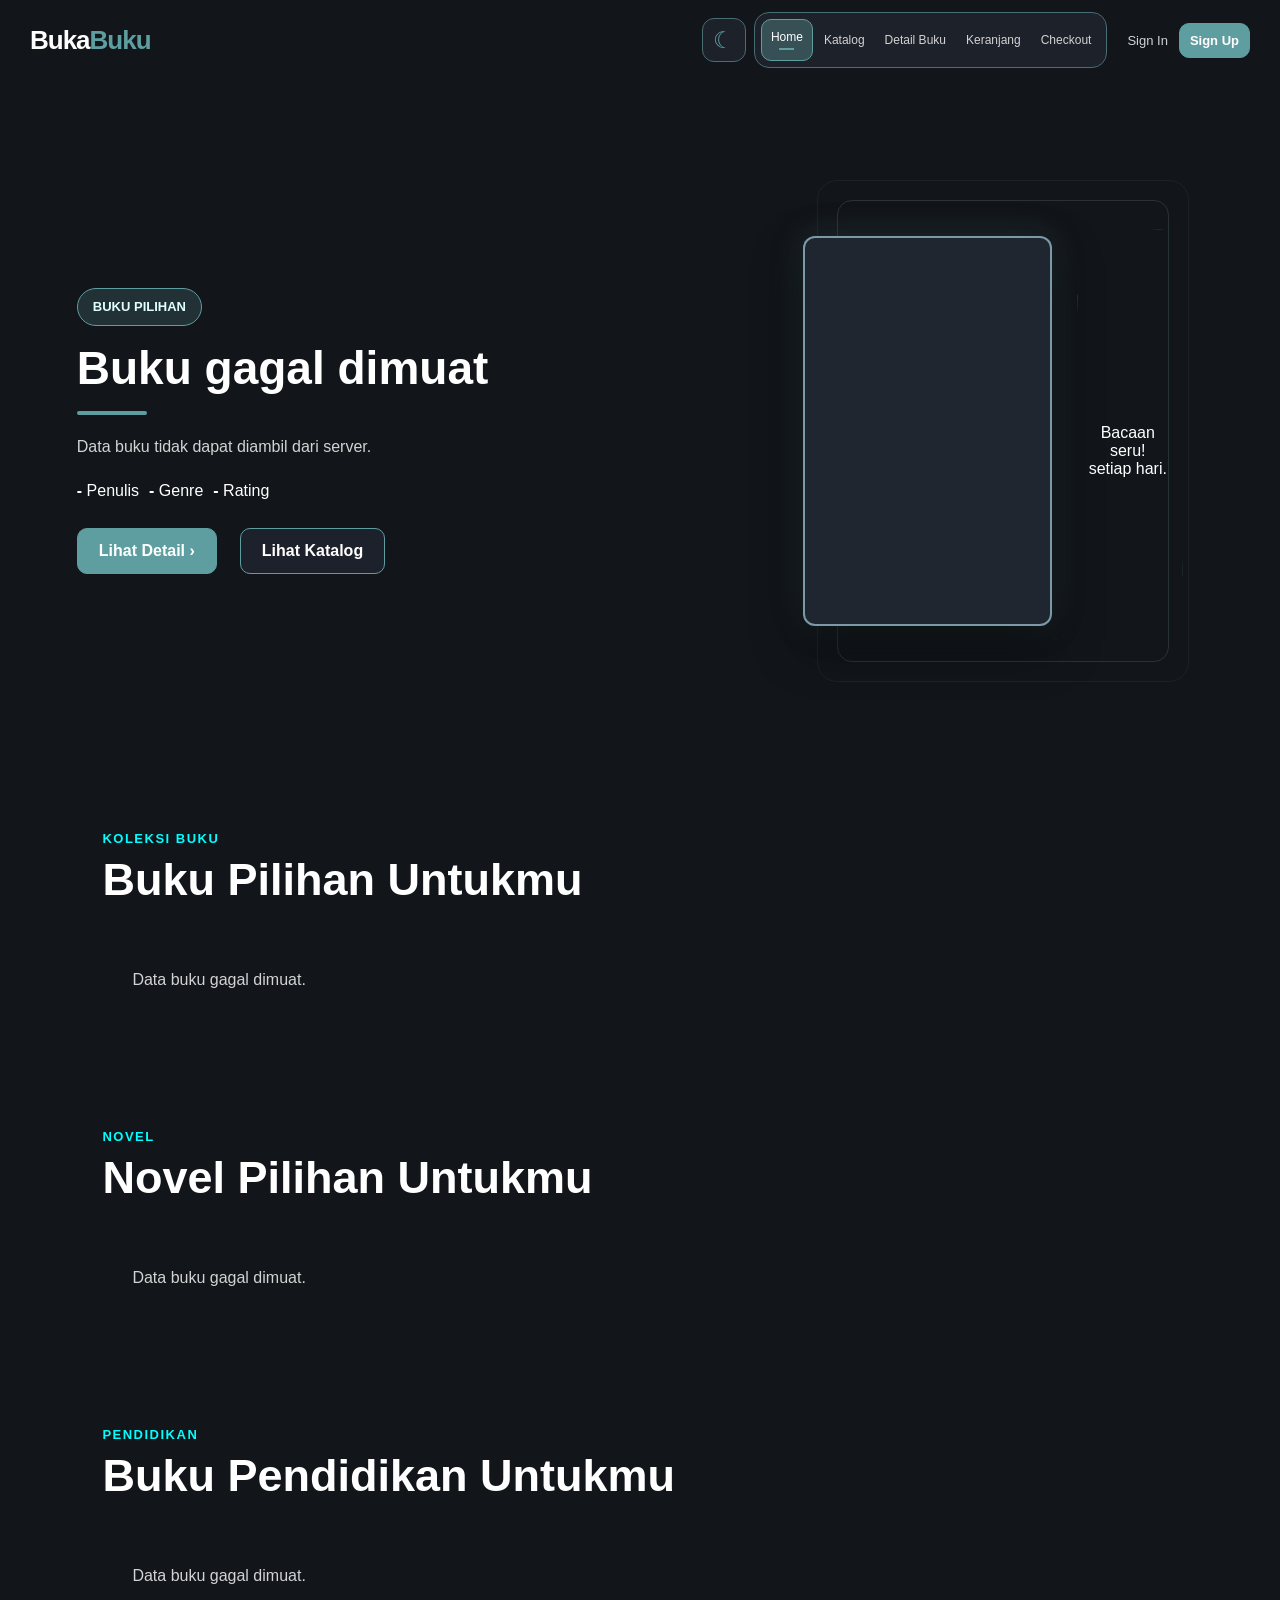
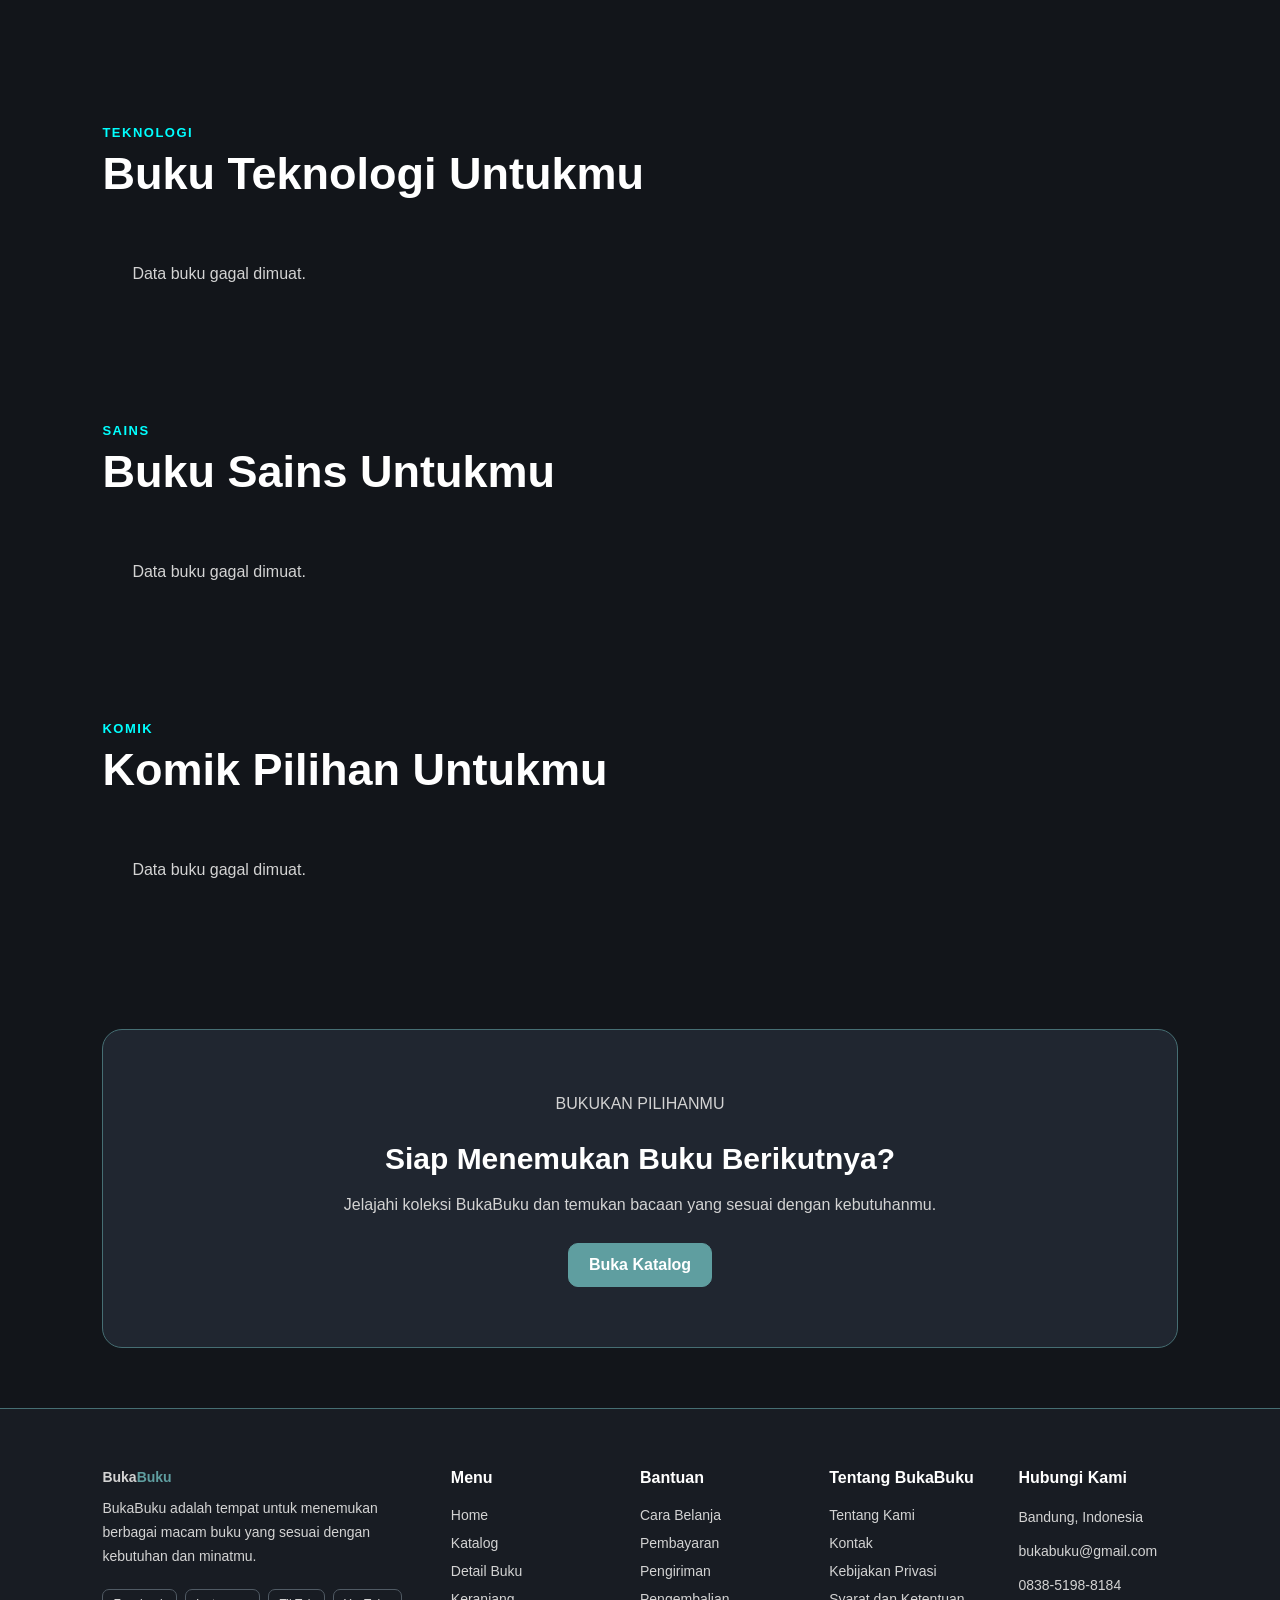
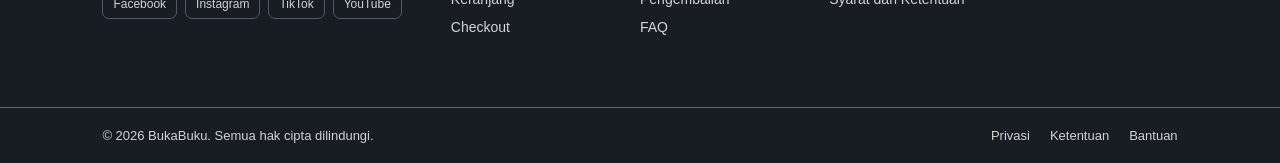
<file: index.html>
<!DOCTYPE html>
<html lang="id">

<head>
    <meta charset="UTF-8">
    <meta name="viewport" content="width=device-width, initial-scale=1.0">
    <title>BukaBuku</title>
    <link rel="stylesheet" href="css/home.css">
    <link rel="stylesheet" href="css/header.css">
    <link rel="stylesheet" href="css/footer.css">
</head>

<body class="dark-mode">

    <!-- HEADER DAN NAVIGASI UTAMA -->
    <header class="header">
        <!--  Logo BukaBuku -->
        <a href="index.html" class="logoBuku">Buka<span>Buku</span></a>

        <div class="areaKanan">
            <!--  Tombol untuk mengganti mode terang dan gelap -->
            <button class="tombolMode" id="tombolMode" title="Ganti mode">☾</button>

            <!-- Menu navigasi halaman website -->
            <nav id="navigasi">
                <ol class="menu">
                    <li><a href="index.html" class="aktif">Home</a></li>
                    <li><a href="katalog.html">Katalog</a></li>
                    <li><a href="detail.html">Detail Buku</a></li>
                    <li><a href="keranjang.html">Keranjang</a></li>
                    <li><a href="checkout.html">Checkout</a></li>
                </ol>

                <!-- Tombol untuk masuk dan membuat akun -->
                <div class="tombolAkun">
                    <a href="signin.html" class="tombolMasuk">Sign In</a>
                    <a href="signup.html" class="tombolDaftar">Sign Up</a>
                </div>
            </nav>

            <!-- Tombol menu burger untuk tampilan HP -->
            <button class="tombolMenu" id="tombolMenu" aria-label="Buka menu" aria-expanded="false">
                <span></span>
                <span></span>
                <span></span>
            </button>
        </div>
    </header>

    <!-- ISI UTAMA HALAMAN -->
    <main>

        <!-- HERO: BAGIAN PEMBUKA DAN BUKU UNGGULAN -->
        <section class="heroBuku" id="heroBuku">
            <!--  Isi teks dan gambar pada hero -->
            <div class="isiHero">

                <!-- Teks informasi buku pilihan -->
                <div class="teksHero">
                    <p class="labelHero">BUKU PILIHAN</p>
                    <h1 id="judulHero">Memuat buku...</h1>
                    <div class="garisHero"></div>
                    <p class="deskripsiHero" id="deskripsiHero">Sedang mengambil informasi buku...</p>

                    <div class="infoHero">
                        <div>
                            <strong id="penulisHero">-</strong>
                            <span>Penulis</span>
                        </div>
                        <div>
                            <strong id="genreHero">-</strong>
                            <span>Genre</span>
                        </div>
                        <div>
                            <strong id="ratingHero">-</strong>
                            <span>Rating</span>
                        </div>
                    </div>

                    <div class="tombolHero">
                        <a href="#" id="tombolDetailHero" class="tombolUtama">Lihat Detail <span>›</span></a>
                        <a href="katalog.html" class="tombolKatalog">Lihat Katalog</a>
                    </div>
                </div>

                <!-- Gambar sampul buku pilihan -->
                <div class="gambarHero">
                    <div class="lapisanBuku satu" id="lapisanSatu"></div>
                    <div class="lapisanBuku dua" id="lapisanDua"></div>
                    <div class="coverHero" id="coverHero"></div>
                    <div class="teksSamping">Bacaan seru!<br>setiap hari.</div>
                </div>

            </div>
        </section>

        <!-- BUKU PILIHAN UNTUKMU -->
        <section class="bukuPopuler" id="bukuPopuler">
            <!-- Judul setiap bagian koleksi buku -->
            <div class="judulBagian">
                <p>KOLEKSI BUKU</p>
                <h2>Buku Pilihan Untukmu</h2>
            </div>

            <!-- Tempat daftar buku yang ditampilkan JavaScript -->
            <div class="sliderBuku">
                <div id="daftarBuku" class="daftarBuku">
                    <p class="pesan">Sedang mengambil data buku...</p>
                </div>
            </div>
        </section>

        <!-- KOLEKSI BUKU NOVEL -->
        <section class="bukuPopuler" id="bukuNovel">
            <div class="judulBagian">
                <p>NOVEL</p>
                <h2>Novel Pilihan Untukmu</h2>
            </div>

            <div class="sliderBuku">
                <div id="daftarBukuNovel" class="daftarBuku">
                    <p class="pesan">Sedang mengambil data buku...</p>
                </div>
            </div>
        </section>

        <!-- KOLEKSI BUKU PENDIDIKAN -->
        <section class="bukuPopuler" id="bukuPendidikan">
            <div class="judulBagian">
                <p>PENDIDIKAN</p>
                <h2>Buku Pendidikan Untukmu</h2>
            </div>

            <div class="sliderBuku">
                <div id="daftarBukuPendidikan" class="daftarBuku">
                    <p class="pesan">Sedang mengambil data buku...</p>
                </div>
            </div>
        </section>

        <!-- KOLEKSI BUKU TEKNOLOGI -->
        <section class="bukuPopuler" id="bukuTeknologi">
            <div class="judulBagian">
                <p>TEKNOLOGI</p>
                <h2>Buku Teknologi Untukmu</h2>
            </div>

            <div class="sliderBuku">
                <div id="daftarBukuTeknologi" class="daftarBuku">
                    <p class="pesan">Sedang mengambil data buku...</p>
                </div>
            </div>
        </section>

        <!-- KOLEKSI BUKU SAINS -->
        <section class="bukuPopuler" id="bukuSains">
            <div class="judulBagian">
                <p>SAINS</p>
                <h2>Buku Sains Untukmu</h2>
            </div>

            <div class="sliderBuku">
                <div id="daftarBukuSains" class="daftarBuku">
                    <p class="pesan">Sedang mengambil data buku...</p>
                </div>
            </div>
        </section>

        <!-- KOLEKSI BUKU KOMIK -->
        <section class="bukuPopuler" id="bukuKomik">
            <div class="judulBagian">
                <p>KOMIK</p>
                <h2>Komik Pilihan Untukmu</h2>
            </div>

            <div class="sliderBuku">
                <div id="daftarBukuKomik" class="daftarBuku">
                    <p class="pesan">Sedang mengambil data buku...</p>
                </div>
            </div>
        </section>

        <!-- AJAKAN UNTUK MEMBUKA KATALOG -->
        <section class="ajakan">
            <div>
                <p class="teksKecil">BUKUKAN PILIHANMU</p>
                <h2>Siap Menemukan Buku Berikutnya?</h2>
                <p>Jelajahi koleksi BukaBuku dan temukan bacaan yang sesuai dengan kebutuhanmu.</p>
            </div>

            <a href="katalog.html" class="tombolLihat">Buka Katalog</a>
        </section>

    </main>

    <!-- FOOTER: INFORMASI DAN TAUTAN WEBSITE -->
    <footer class="footer">
        <div class="isiFooter">

            <!-- Informasi singkat tentang BukaBuku -->
            <div class="bagianFooter tentangBuku">
                <a href="index.html" class="logoFooter">Buka<span>Buku</span></a>
                <p>BukaBuku adalah tempat untuk menemukan berbagai macam buku yang sesuai dengan kebutuhan dan minatmu.
                </p>

                <div class="sosialMedia">
                    <a href="https://www.facebook.com/profile.php?id=61550623599505">Facebook</a>
                    <a href="https://www.instagram.com/_rcciiii/">Instagram</a>
                    <a href="https://www.tiktok.com/@ciif06">TikTok</a>
                    <a href="https://www.youtube.com/results?search_query=windah+basudara">YouTube</a>
                </div>
            </div>

            <!-- Daftar menu halaman website -->
            <div class="bagianFooter">
                <h3>Menu</h3>
                <a href="index.html">Home</a>
                <a href="katalog.html">Katalog</a>
                <a href="detail.html">Detail Buku</a>
                <a href="keranjang.html">Keranjang</a>
                <a href="checkout.html">Checkout</a>
            </div>

            <!-- Daftar bantuan untuk pengguna -->
            <div class="bagianFooter">
                <h3>Bantuan</h3>
                <a href="#">Cara Belanja</a>
                <a href="#">Pembayaran</a>
                <a href="#">Pengiriman</a>
                <a href="#">Pengembalian</a>
                <a href="#">FAQ</a>
            </div>

            <!-- Informasi tambahan tentang website -->
            <div class="bagianFooter">
                <h3>Tentang BukaBuku</h3>
                <a href="#">Tentang Kami</a>
                <a href="#">Kontak</a>
                <a href="#">Kebijakan Privasi</a>
                <a href="#">Syarat dan Ketentuan</a>
            </div>

            <!-- Informasi kontak BukaBuku -->
            <div class="bagianFooter kontakFooter">
                <h3>Hubungi Kami</h3>
                <p>Bandung, Indonesia</p>
                <p>bukabuku@gmail.com</p>
                <p>0838-5198-8184</p>
            </div>

        </div>

        <!-- Bagian paling bawah footer -->
        <div class="bawahFooter">
            <p>© 2026 BukaBuku. Semua hak cipta dilindungi.</p>
            <div>
                <a href="#">Privasi</a>
                <a href="#">Ketentuan</a>
                <a href="#">Bantuan</a>
            </div>
        </div>
    </footer>

    <!-- JavaScript untuk menjalankan fungsi halaman -->
    <script src="js/akun.js"></script>
    <script src="js/home.js"></script>

</body>

</html>
</file>
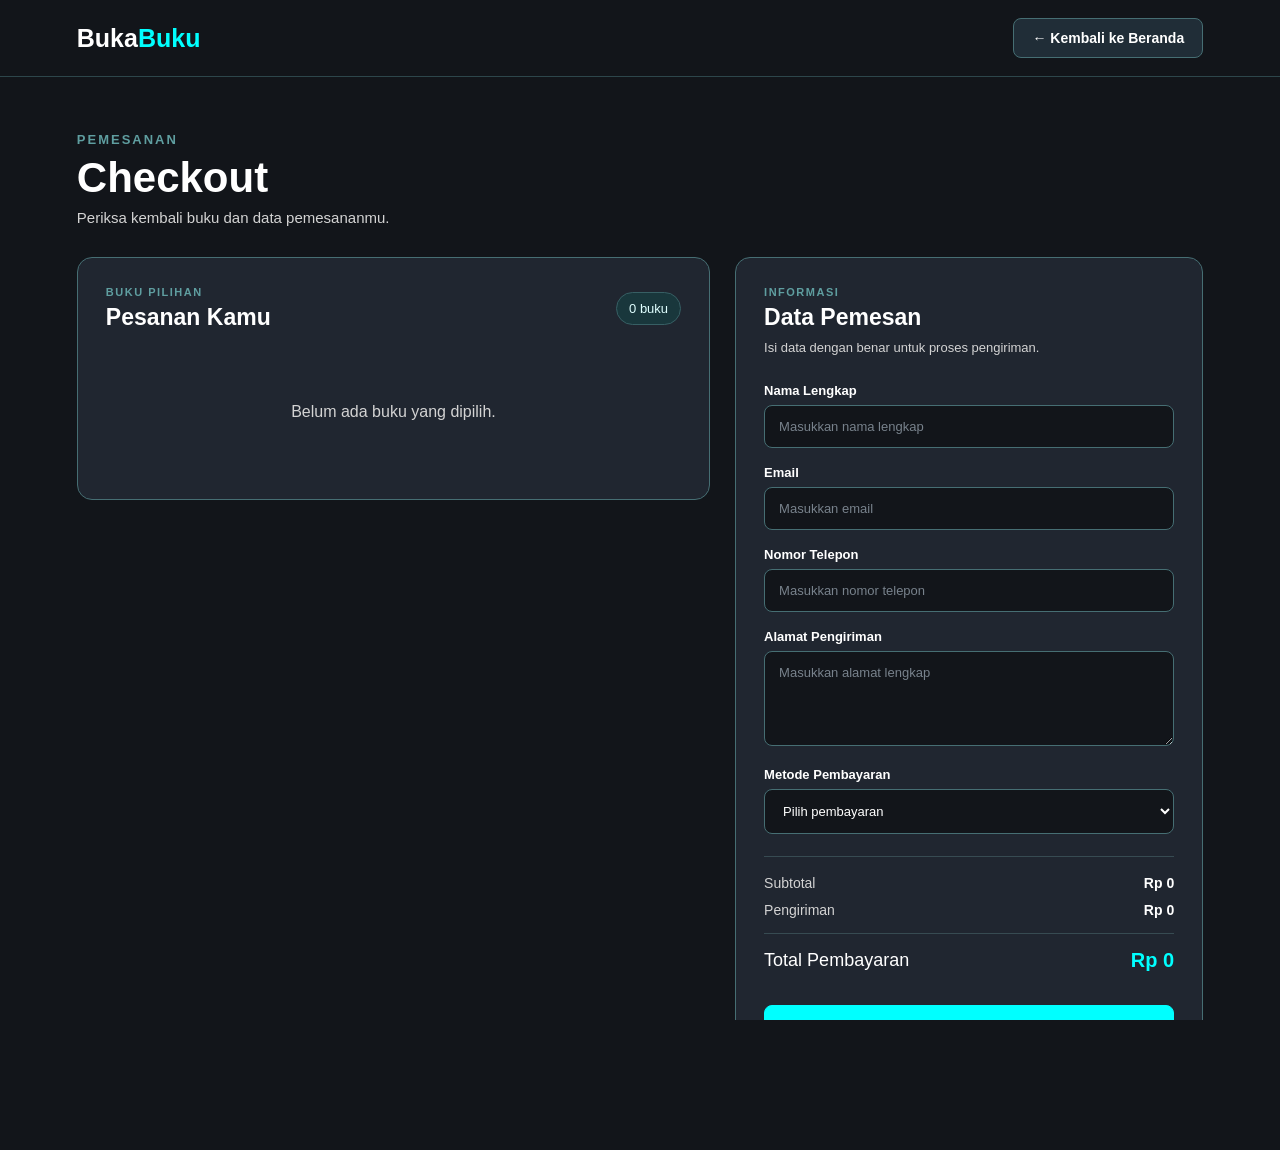
<file: checkout.html>
<!DOCTYPE html>
<html lang="id">

<head>
    <meta charset="UTF-8">
    <meta name="viewport" content="width=device-width, initial-scale=1.0">
    <title>Checkout - BukaBuku</title>
    <link rel="stylesheet" href="css/checkout.css">
</head>

<body class="dark-mode">

    <!-- HEADER CHECKOUT: LOGO DAN TOMBOL KEMBALI -->
    <header class="headerCheckout">
        <!-- Logo BukaBuku -->
        <a href="index.html" class="logoBuku">Buka<span>Buku</span></a>
        <!-- Tombol kembali ke halaman Home -->
        <a href="index.html" class="tombolHome">← Kembali ke Beranda</a>
    </header>

    <!-- ISI HALAMAN CHECKOUT -->
    <main class="checkout">

        <!-- JUDUL -->
        <div class="judulCheckout">
            <p>PEMESANAN</p>
            <h1>Checkout</h1>
            <span>Periksa kembali buku dan data pemesananmu.</span>
        </div>

        <div class="isiCheckout">

            <!-- DAFTAR BUKU YANG AKAN DIPESAN -->
            <section class="daftarPesanan">

                <div class="judulPesanan">
                    <div>
                        <p class="labelPesanan">BUKU PILIHAN</p>
                        <h2>Pesanan Kamu</h2>
                    </div>
                    <span id="jumlahPesanan">0 buku</span>
                </div>

                <div id="daftarCheckout" class="daftarCheckout">
                    <p class="pesanCheckout">Memuat pesanan...</p>
                </div>

            </section>

            <!-- FORM DATA PEMESAN DAN PENGIRIMAN -->
            <section class="formPesanan">

                <div class="judulForm">
                    <p class="labelPesanan">INFORMASI</p>
                    <h2>Data Pemesan</h2>
                    <span>Isi data dengan benar untuk proses pengiriman.</span>
                </div>

                <!-- Form untuk mengisi data pemesanan -->
                <form id="formCheckout">

                    <!-- Satu kelompok input data -->
                    <div class="formGrup">
                        <label for="nama">Nama Lengkap</label>
                        <input type="text" id="nama" placeholder="Masukkan nama lengkap" required>
                    </div>

                    <!-- Satu kelompok input data -->
                    <div class="formGrup">
                        <label for="email">Email</label>
                        <input type="email" id="email" placeholder="Masukkan email" required>
                    </div>

                    <!-- Satu kelompok input data -->
                    <div class="formGrup">
                        <label for="telepon">Nomor Telepon</label>
                        <input type="tel" id="telepon" placeholder="Masukkan nomor telepon" required>
                    </div>

                    <!-- Satu kelompok input data -->
                    <div class="formGrup">
                        <label for="alamat">Alamat Pengiriman</label>
                        <textarea id="alamat" placeholder="Masukkan alamat lengkap" required></textarea>
                    </div>

                    <!-- Satu kelompok input data -->
                    <div class="formGrup">
                        <label for="pembayaran">Metode Pembayaran</label>
                        <select id="pembayaran" required>
                            <option value="">Pilih pembayaran</option>
                            <option value="Transfer Bank">Transfer Bank</option>
                            <option value="E-Wallet">E-Wallet</option>
                            <option value="COD">COD</option>
                        </select>
                    </div>

                    <!-- RINGKASAN -->
                    <div class="ringkasan">

                        <div>
                            <span>Subtotal</span>
                            <strong id="subtotal">Rp 0</strong>
                        </div>

                        <div>
                            <span>Pengiriman</span>
                            <strong id="pengiriman">Rp 0</strong>
                        </div>

                        <div class="total">
                            <span>Total Pembayaran</span>
                            <strong id="totalPembayaran">Rp 0</strong>
                        </div>

                    </div>

                    <button type="submit" class="tombolBayar">
                        Buat Pesanan
                    </button>

                </form>

            </section>

        </div>

    </main>

    <!-- PESANAN BERHASIL -->
    <div class="pesananBerhasil" id="pesananBerhasil">
        <div class="kotakBerhasil">
            <span class="ikonBerhasil">✓</span>
            <p class="labelBerhasil">PESANAN SELESAI</p>
            <h2>Pesanan Berhasil!</h2>
            <p>Pesanan kamu berhasil dibuat dan sedang diproses.</p>
            <a href="index.html">Kembali ke Beranda</a>
        </div>
    </div>

    <!-- JavaScript untuk proses checkout -->
    <script src="js/checkout.js"></script>
</body>

</html>
</file>
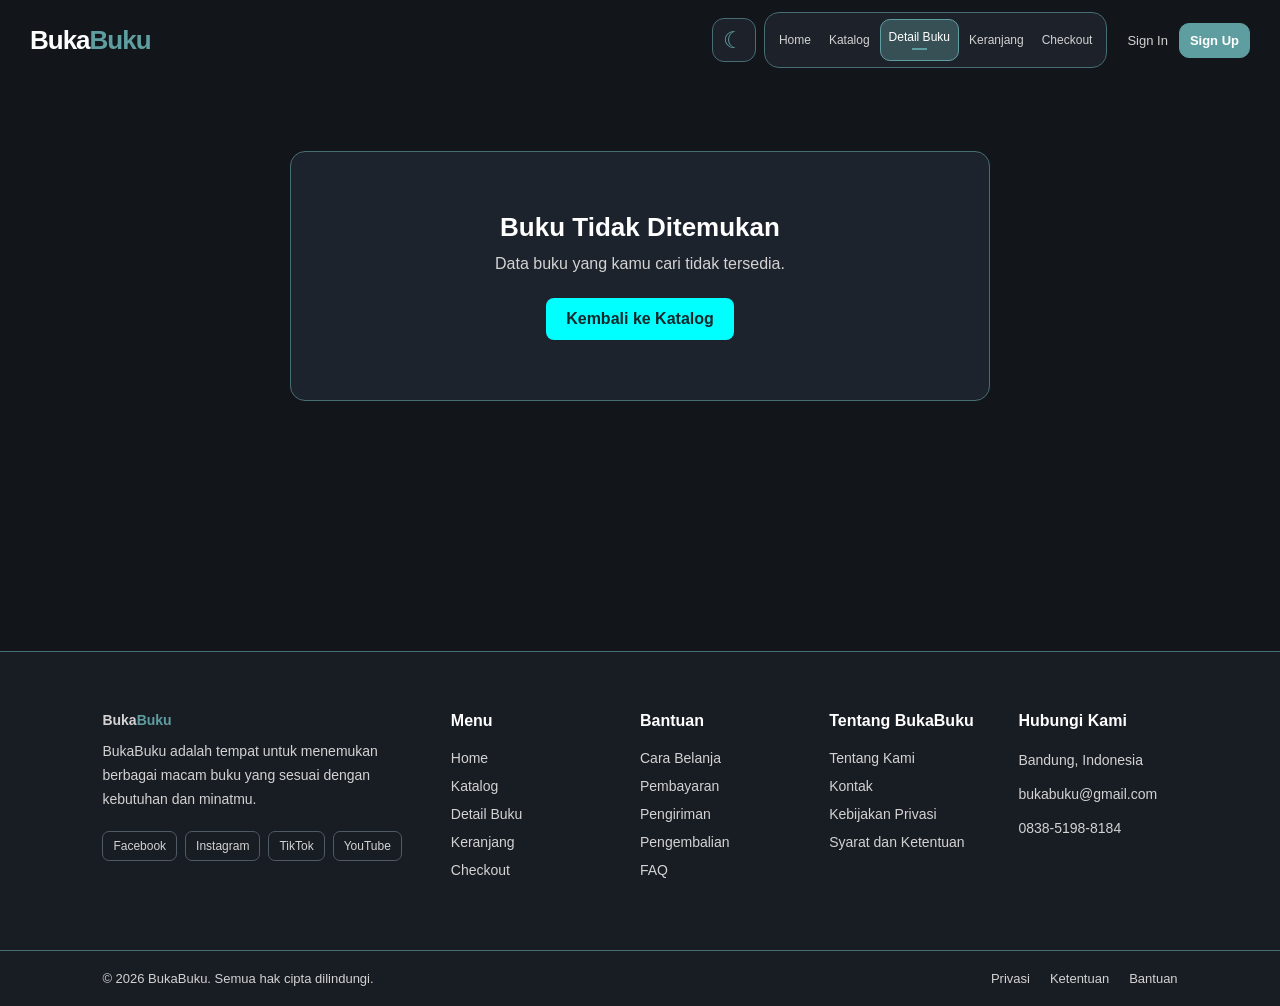
<file: detail.html>
<!DOCTYPE html>
<html lang="id">

<head>
    <meta charset="UTF-8">
    <meta name="viewport" content="width=device-width, initial-scale=1.0">
    <title>Detail Buku - BukaBuku</title>
    <link rel="stylesheet" href="css/detail.css">
    <link rel="stylesheet" href="css/headerdetail.css">
    <link rel="stylesheet" href="css/footer.css">
</head>

<body class="dark-mode">

    <!-- HEADER DAN NAVIGASI UTAMA -->
    <header class="header">
        <!-- Logo BukaBuku -->
        <a href="index.html" class="logoBuku">Buka<span>Buku</span></a>

        <div class="areaKanan">
            <!-- Tombol untuk mengganti mode terang dan gelap -->
            <button class="tombolMode" id="tombolMode" title="Ganti mode">☾</button>

            <!--  Menu navigasi halaman website -->
            <nav id="navigasi">
                <ol class="menu">
                    <li><a href="index.html">Home</a></li>
                    <li><a href="katalog.html">Katalog</a></li>
                    <li><a href="detail.html" class="aktif">Detail Buku</a></li>
                    <li><a href="keranjang.html">Keranjang</a></li>
                    <li><a href="checkout.html">Checkout</a></li>
                </ol>

                <!-- Tombol untuk masuk dan membuat akun -->
                <div class="tombolAkun">
                    <a href="signin.html" class="tombolMasuk">Sign In</a>
                    <a href="signup.html" class="tombolDaftar">Sign Up</a>
                </div>
            </nav>

            <!--  Tombol menu burger untuk tampilan HP -->
            <button class="tombolMenu" id="tombolMenu">
                <span></span>
                <span></span>
                <span></span>
            </button>
        </div>
    </header>

    <!-- ISI UTAMA HALAMAN -->
    <main>

        <!-- DETAIL BUKU: INFORMASI LENGKAP BUKU YANG DIPILIH -->
        <section class="detailBuku" id="detailBuku">
            <!-- Bagian untuk menampilkan sampul buku -->
            <div class="gambarWrapper">
                <div class="gambarDetail" id="gambarBuku"></div>
            </div>

            <!-- Bagian untuk menampilkan informasi buku -->
            <div class="isiDetail">
                <p class="labelDetail">DETAIL BUKU</p>
                <h1 id="judulBuku">Memuat buku...</h1>
                <p class="penulisDetail" id="penulisBuku">-</p>

                <!-- Informasi singkat: kategori, genre, dan rating -->
                <div class="infoDetail">
                    <div><strong id="kategoriBuku">-</strong><span>Kategori</span></div>
                    <div><strong id="genreBuku">-</strong><span>Genre</span></div>
                    <div><strong id="ratingBuku">-</strong><span>Rating</span></div>
                </div>

                <!-- Data lengkap buku -->
                <div class="dataBuku">
                    <p><strong>Penerbit:</strong><span id="penerbitBuku">-</span></p>
                    <p><strong>Tahun:</strong><span id="tahunBuku">-</span></p>
                    <p><strong>ISBN:</strong><span id="isbnBuku">-</span></p>
                    <p><strong>Stok:</strong><span id="stokBuku">-</span></p>
                </div>

                <!-- Harga buku -->
                <div class="hargaDetail" id="hargaBuku">Rp 0</div>

                <!-- Deskripsi buku -->
                <div class="deskripsiDetail">
                    <h2>Deskripsi</h2>
                    <p id="deskripsiBuku">Belum ada deskripsi buku.</p>
                </div>

                <!-- Tombol untuk melakukan tindakan pada buku -->
                <div class="aksiBuku">
                    <button type="button" id="tombolKeranjang" class="tombolKeranjang">Masukkan Keranjang</button>
                    <a href="#" id="tombolCheckout" class="tombolCheckout">Checkout Sekarang</a>
                    <a href="katalog.html" class="tombolKembali">Kembali ke Katalog</a>
                </div>
            </div>
        </section>

        <!-- BUKU TIDAK DITEMUKAN -->
        <section class="bukuTidakDitemukan" id="bukuTidakDitemukan">
            <h2>Buku Tidak Ditemukan</h2>
            <p>Data buku yang kamu cari tidak tersedia.</p>
            <a href="katalog.html">Kembali ke Katalog</a>
        </section>

    </main>

    <!-- FOOTER: INFORMASI DAN TAUTAN WEBSITE -->
    <footer class="footer">
        <div class="isiFooter">

            <!-- Informasi singkat tentang BukaBuku -->
            <div class="bagianFooter tentangBuku">
                <a href="index.html" class="logoFooter">Buka<span>Buku</span></a>
                <p>BukaBuku adalah tempat untuk menemukan berbagai macam buku yang sesuai dengan kebutuhan dan minatmu.
                </p>
                <div class="sosialMedia">
                    <a href="https://www.facebook.com/profile.php?id=61550623599505">Facebook</a>
                    <a href="https://www.instagram.com/_rcciiii/">Instagram</a>
                    <a href="https://www.tiktok.com/@ciif06">TikTok</a>
                    <a href="https://www.youtube.com/results?search_query=windah+basudara">YouTube</a>
                </div>
            </div>

            <!-- Daftar menu halaman website -->
            <div class="bagianFooter">
                <h3>Menu</h3>
                <a href="index.html">Home</a>
                <a href="katalog.html">Katalog</a>
                <a href="detail.html">Detail Buku</a>
                <a href="keranjang.html">Keranjang</a>
                <a href="checkout.html">Checkout</a>
            </div>

            <!-- Daftar bantuan untuk pengguna -->
            <div class="bagianFooter">
                <h3>Bantuan</h3>
                <a href="#">Cara Belanja</a>
                <a href="#">Pembayaran</a>
                <a href="#">Pengiriman</a>
                <a href="#">Pengembalian</a>
                <a href="#">FAQ</a>
            </div>

            <!-- Informasi tambahan tentang website -->
            <div class="bagianFooter">
                <h3>Tentang BukaBuku</h3>
                <a href="#">Tentang Kami</a>
                <a href="#">Kontak</a>
                <a href="#">Kebijakan Privasi</a>
                <a href="#">Syarat dan Ketentuan</a>
            </div>

            <!-- Informasi kontak BukaBuku -->
            <div class="bagianFooter kontakFooter">
                <h3>Hubungi Kami</h3>
                <p>Bandung, Indonesia</p>
                <p>bukabuku@gmail.com</p>
                <p>0838-5198-8184</p>
            </div>

        </div>

        <!-- Bagian paling bawah footer -->
        <div class="bawahFooter">
            <p>© 2026 BukaBuku. Semua hak cipta dilindungi.</p>
            <div>
                <a href="#">Privasi</a>
                <a href="#">Ketentuan</a>
                <a href="#">Bantuan</a>
            </div>
        </div>
    </footer>

    <!-- JavaScript untuk menjalankan fungsi halaman -->
    <script src="js/akun.js"></script>
    <script src="js/detail.js"></script>
</body>

</html>
</file>
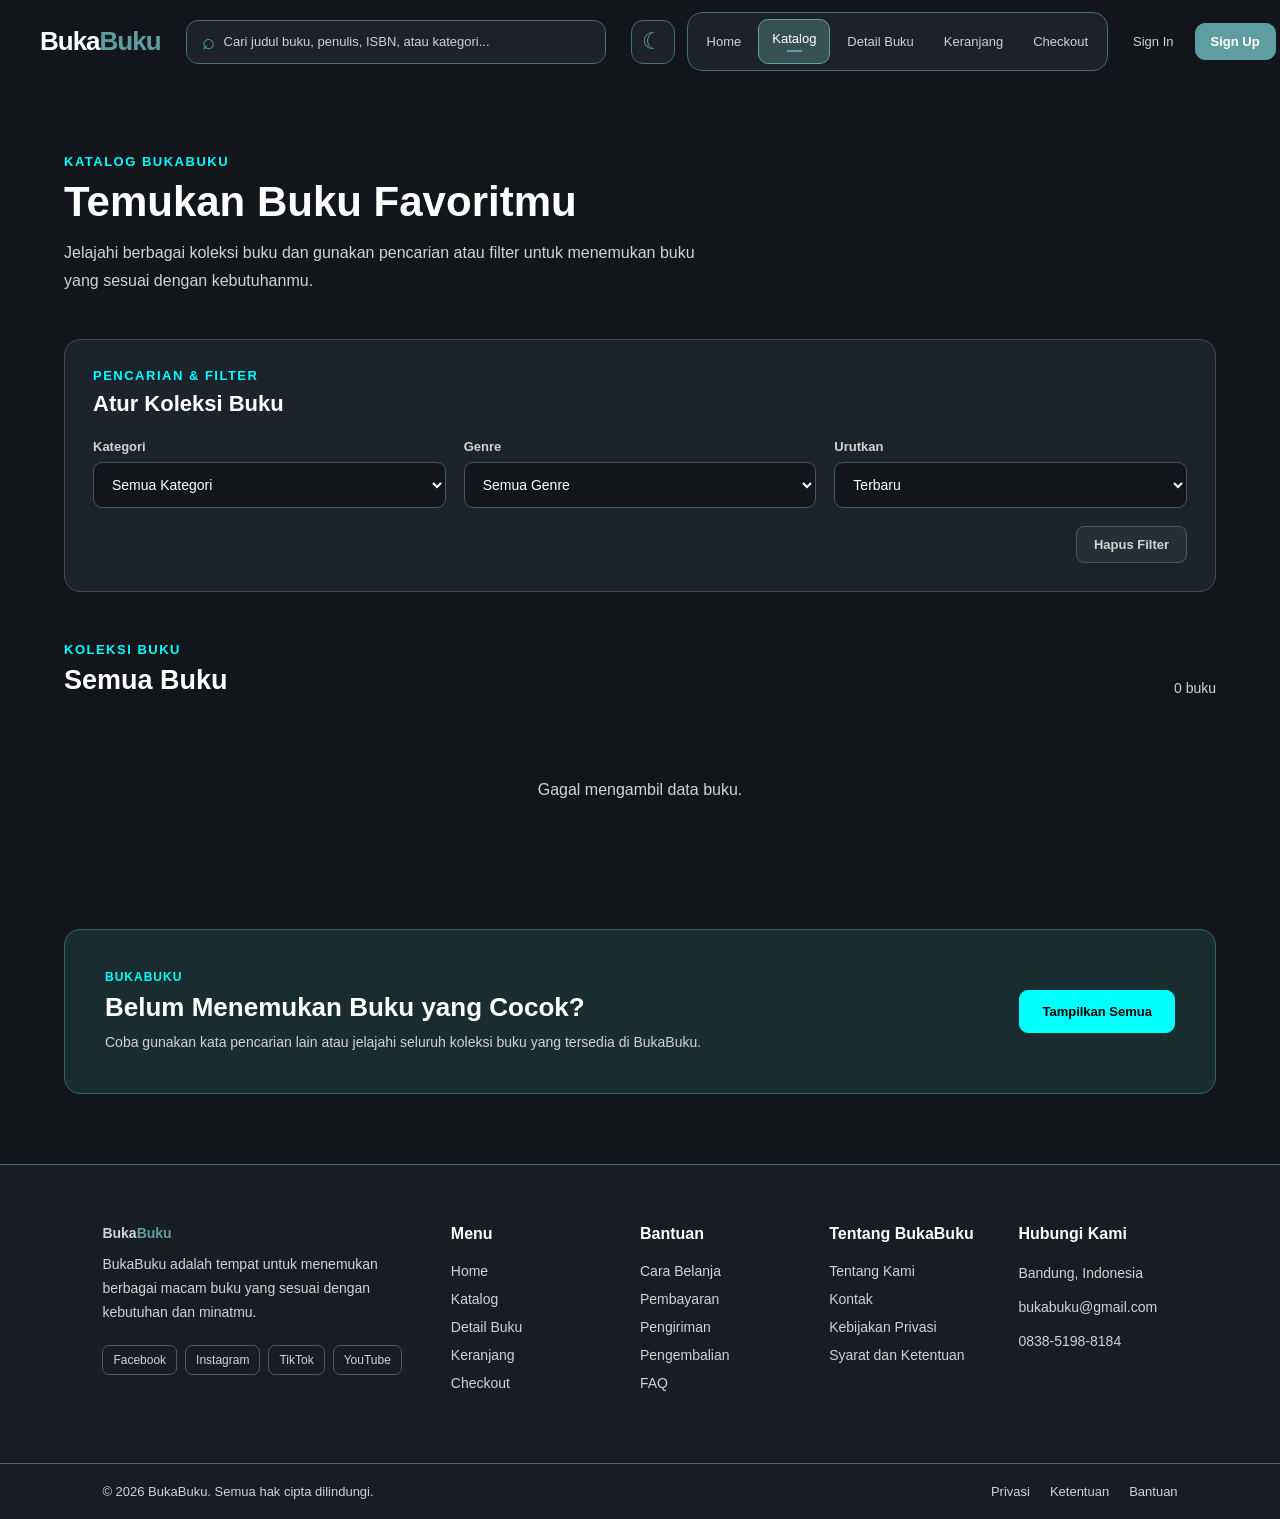
<file: katalog.html>
<!DOCTYPE html>
<html lang="id">

<head>
    <meta charset="UTF-8">
    <meta name="viewport" content="width=device-width, initial-scale=1.0">
    <title>Katalog - BukaBuku</title>
    <link rel="stylesheet" href="css/katalog.css">
    <link rel="stylesheet" href="css/headerKatalog.css">
    <link rel="stylesheet" href="css/footer.css">
</head>

<body class="dark-mode">

    <!-- HEADER DAN NAVIGASI UTAMA -->
    <header class="header">
        <!-- Logo BukaBuku -->
        <a href="index.html" class="logoBuku">Buka<span>Buku</span></a>

        <!-- Kotak untuk mencari buku -->
        <div class="kotakCari">
            <span class="ikonCari">⌕</span>
            <input type="text" id="pencarian" placeholder="Cari judul buku, penulis, ISBN, atau kategori...">
        </div>

        <div class="areaKanan">
            <!-- Tombol untuk mengganti mode terang dan gelap -->
            <button class="tombolMode" id="tombolMode" title="Ganti mode">☾</button>

            <!--   Menu navigasi halaman website -->
            <nav id="navigasi">
                <ol class="menu">
                    <li><a href="index.html">Home</a></li>
                    <li><a href="katalog.html" class="aktif">Katalog</a></li>
                    <li><a href="detail.html">Detail Buku</a></li>
                    <li><a href="keranjang.html">Keranjang</a></li>
                    <li><a href="checkout.html">Checkout</a></li>
                </ol>

                <!-- Tombol untuk masuk dan membuat akun -->
                <div class="tombolAkun">
                    <a href="signin.html" class="tombolMasuk">Sign In</a>
                    <a href="signup.html" class="tombolDaftar">Sign Up</a>
                </div>
            </nav>

            <!-- Tombol menu burger untuk tampilan HP -->
            <button class="tombolMenu" id="tombolMenu">
                <span></span>
                <span></span>
                <span></span>
            </button>
        </div>
    </header>

    <!-- ISI UTAMA HALAMAN -->
    <main>

        <!-- JUDUL HALAMAN KATALOG -->
        <section class="judulKatalog">
            <!-- Judul dan penjelasan bagian katalog -->
            <div class="judulBagian">
                <p>KATALOG BUKABUKU</p>
                <h1>Temukan Buku Favoritmu</h1>
                <p class="deskripsiKatalog">
                    Jelajahi berbagai koleksi buku dan gunakan pencarian atau filter
                    untuk menemukan buku yang sesuai dengan kebutuhanmu.
                </p>
            </div>
        </section>

        <!-- PENCARIAN DAN FILTER BUKU -->
        <section class="bagianFilter">
            <div class="judulBagian">
                <p>PENCARIAN & FILTER</p>
                <h2>Atur Koleksi Buku</h2>
            </div>

            <!-- Pilihan filter kategori, genre, dan urutan buku -->
            <div class="daftarFilter">
                <div class="kotakFilter">
                    <label for="filterKategori">Kategori</label>
                    <select id="filterKategori">
                        <option value="semua">Semua Kategori</option>
                    </select>
                </div>

                <div class="kotakFilter">
                    <label for="filterGenre">Genre</label>
                    <select id="filterGenre">
                        <option value="semua">Semua Genre</option>
                    </select>
                </div>

                <div class="kotakFilter">
                    <label for="urutanBuku">Urutkan</label>
                    <select id="urutanBuku">
                        <option value="terbaru">Terbaru</option>
                        <option value="termurah">Harga Terendah</option>
                        <option value="termahal">Harga Tertinggi</option>
                        <option value="rating">Rating Tertinggi</option>
                        <option value="nama">Nama A-Z</option>
                    </select>
                </div>
            </div>

            <!--      Tombol untuk menghapus semua filter -->
            <div class="bagianReset">
                <button id="hapusFilter" class="tombolHapusFilter">Hapus Filter</button>
            </div>
        </section>

        <!-- DAFTAR HASIL BUKU -->
        <section class="bagianDaftarBuku">
            <!--  Judul hasil pencarian dan jumlah buku -->
            <div class="judulDaftarBuku">
                <div class="judulBagian">
                    <p>KOLEKSI BUKU</p>
                    <h2 id="judulHasil">Semua Buku</h2>
                </div>
                <p id="jumlahBuku" class="jumlahBuku">0 buku</p>
            </div>

            <!-- Tempat daftar buku dari data JavaScript -->
            <div id="daftarBuku" class="daftarBuku">
                <p class="pesan">Sedang mengambil data buku...</p>
            </div>

            <!-- Tombol untuk menampilkan lebih banyak buku -->
            <div class="bagianLihatLebihBanyak">
                <button id="tombolLihatLebihBanyak" class="tombolLihatLebihBanyak">
                    Lihat Lebih Banyak
                </button>
            </div>

            <!-- Pesan jika buku tidak ditemukan -->
            <div id="bukuTidakDitemukan" class="bukuTidakDitemukan" style="display:none;">
                <h2>Buku Tidak Ditemukan</h2>
                <p>Buku yang kamu cari tidak tersedia. Coba gunakan kata pencarian atau filter lainnya.</p>
                <button id="tombolResetKosong" class="tombolReset">Tampilkan Semua Buku</button>
            </div>
        </section>

        <!-- AJAKAN UNTUK MELIHAT SEMUA BUKU -->
        <section class="ajakanKatalog">
            <div>
                <p class="teksKecil">BUKABUKU</p>
                <h2>Belum Menemukan Buku yang Cocok?</h2>
                <p>Coba gunakan kata pencarian lain atau jelajahi seluruh koleksi buku yang tersedia di BukaBuku.</p>
            </div>

            <button id="tombolTampilkanSemua" class="tombolLihat">Tampilkan Semua</button>
        </section>

    </main>

    <!-- FOOTER: INFORMASI DAN TAUTAN WEBSITE -->
    <footer class="footer">
        <div class="isiFooter">
            <!-- Informasi singkat tentang BukaBuku -->
            <div class="bagianFooter tentangBuku">
                <a href="index.html" class="logoFooter">Buka<span>Buku</span></a>
                <p>BukaBuku adalah tempat untuk menemukan berbagai macam buku yang sesuai dengan kebutuhan dan minatmu.
                </p>
                <div class="sosialMedia">
                    <a href="https://www.facebook.com/profile.php?id=61550623599505">Facebook</a>
                    <a href="https://www.instagram.com/_rcciiii/">Instagram</a>
                    <a href="https://www.tiktok.com/@ciif06">TikTok</a>
                    <a href="https://www.youtube.com/results?search_query=windah+basudara">YouTube</a>
                </div>
            </div>

            <!-- Daftar menu halaman website -->
            <div class="bagianFooter">
                <h3>Menu</h3>
                <a href="index.html">Home</a>
                <a href="katalog.html">Katalog</a>
                <a href="detail.html">Detail Buku</a>
                <a href="keranjang.html">Keranjang</a>
                <a href="checkout.html">Checkout</a>
            </div>

            <!-- Daftar bantuan untuk pengguna -->
            <div class="bagianFooter">
                <h3>Bantuan</h3>
                <a href="#">Cara Belanja</a>
                <a href="#">Pembayaran</a>
                <a href="#">Pengiriman</a>
                <a href="#">Pengembalian</a>
                <a href="#">FAQ</a>
            </div>

            <!-- Informasi tambahan tentang website -->
            <div class="bagianFooter">
                <h3>Tentang BukaBuku</h3>
                <a href="#">Tentang Kami</a>
                <a href="#">Kontak</a>
                <a href="#">Kebijakan Privasi</a>
                <a href="#">Syarat dan Ketentuan</a>
            </div>

            <!-- Informasi kontak BukaBuku -->
            <div class="bagianFooter kontakFooter">
                <h3>Hubungi Kami</h3>
                <p>Bandung, Indonesia</p>
                <p>bukabuku@gmail.com</p>
                <p>0838-5198-8184</p>
            </div>
        </div>

        <!-- Bagian paling bawah footer -->
        <div class="bawahFooter">
            <p>© 2026 BukaBuku. Semua hak cipta dilindungi.</p>
            <div>
                <a href="#">Privasi</a>
                <a href="#">Ketentuan</a>
                <a href="#">Bantuan</a>
            </div>
        </div>
    </footer>

    <!-- JavaScript untuk menjalankan fungsi halaman -->
    <script src="js/akun.js"></script>
    <script src="js/katalog.js"></script>
</body>

</html>
</file>
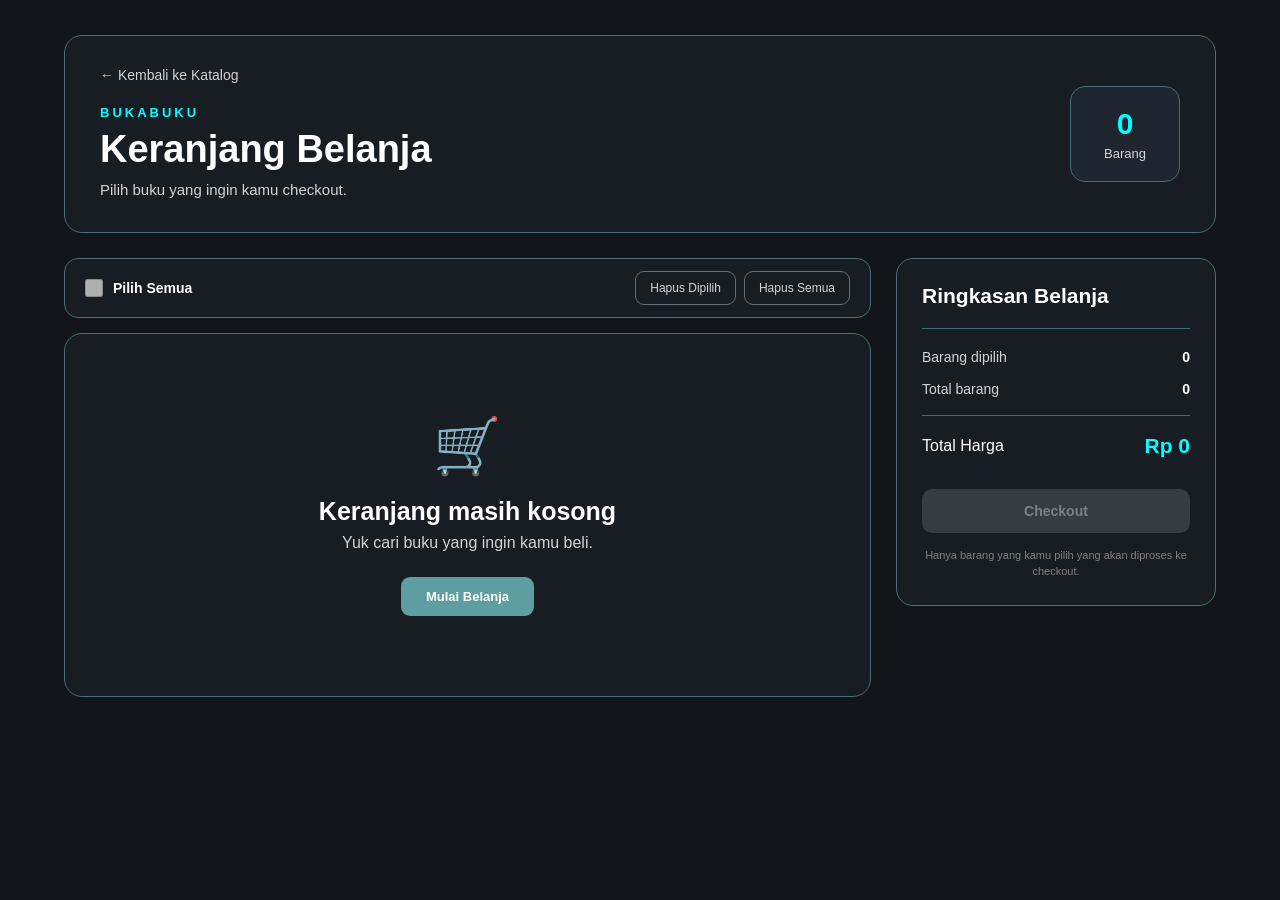
<file: keranjang.html>
<!DOCTYPE html>
<html lang="id">

<head>
    <meta charset="UTF-8">
    <meta name="viewport" content="width=device-width, initial-scale=1.0">
    <title>Keranjang - BukaBuku</title>
    <link rel="stylesheet" href="css/keranjang.css">
</head>

<body>

    <!-- ISI UTAMA HALAMAN KERANJANG -->
    <main class="halamanKeranjang">

        <!-- JUDUL KERANJANG DAN JUMLAH BARANG -->
        <section class="kepalaKeranjang">
            <div>
                <!--   Tombol kembali ke katalog -->
                <a href="katalog.html" class="tombolKembali">← Kembali ke Katalog</a>
                <p class="labelKeranjang">BUKABUKU</p>
                <h1>Keranjang Belanja</h1>
                <p class="deskripsiKeranjang">Pilih buku yang ingin kamu checkout.</p>
            </div>

            <!-- Jumlah barang di keranjang -->
            <div class="jumlahKeranjang">
                <span id="jumlahKeranjang">0</span>
                <p>Barang</p>
            </div>
        </section>

        <!-- DAFTAR BARANG DAN RINGKASAN BELANJA -->
        <section class="isiKeranjang">

            <!-- DAFTAR BARANG DI KERANJANG -->
            <div class="bagianDaftarKeranjang">

                <!-- Pilihan semua dan tombol hapus -->
                <div class="atasDaftar">

                    <label class="pilihSemua">
                        <input type="checkbox" id="pilihSemua">
                        <span>Pilih Semua</span>
                    </label>

                    <div class="aksiKeranjang">
                        <button id="hapusDipilih" class="tombolHapusDipilih">
                            Hapus Dipilih
                        </button>

                        <button id="hapusSemua" class="tombolHapusSemua">
                            Hapus Semua
                        </button>
                    </div>

                </div>

                <!-- Tempat daftar barang yang diisi JavaScript -->
                <div id="daftarKeranjang" class="daftarKeranjang"></div>

                <!-- Tampilan ketika keranjang belum memiliki barang -->
                <div id="keranjangKosong" class="keranjangKosong">
                    <div class="ikonKosong">🛒</div>
                    <h2>Keranjang masih kosong</h2>
                    <p>Yuk cari buku yang ingin kamu beli.</p>
                    <a href="katalog.html" class="tombolBelanja">Mulai Belanja</a>
                </div>

            </div>

            <!-- RINGKASAN TOTAL BELANJA -->
            <aside class="ringkasanKeranjang">

                <h2>Ringkasan Belanja</h2>

                <div class="garisRingkasan"></div>

                <div class="barisRingkasan">
                    <span>Barang dipilih</span>
                    <strong id="jumlahDipilih">0</strong>
                </div>

                <div class="barisRingkasan">
                    <span>Total barang</span>
                    <strong id="jumlahUnit">0</strong>
                </div>

                <div class="barisRingkasan total">
                    <span>Total Harga</span>
                    <strong id="totalHarga">Rp 0</strong>
                </div>

                <!-- Tombol menuju proses checkout -->
                <button id="tombolCheckout" class="tombolCheckout">
                    Checkout
                </button>

                <p class="catatanCheckout">
                    Hanya barang yang kamu pilih yang akan diproses ke checkout.
                </p>

            </aside>

        </section>

    </main>

    <script src="js/keranjang.js"></script>
</body>

</html>
</file>
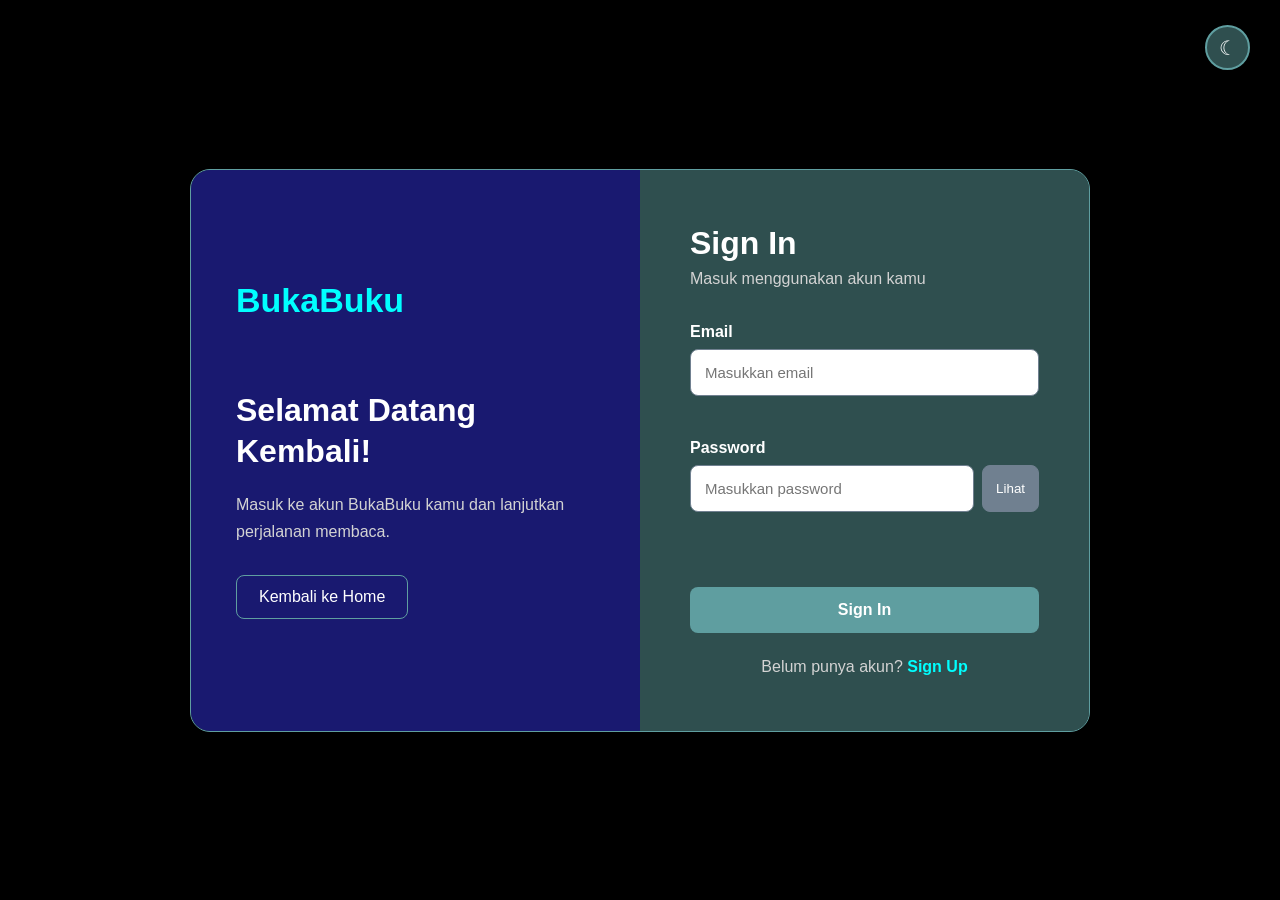
<file: signin.html>
<!DOCTYPE html>
<html lang="id">

<head>
    <meta charset="UTF-8">
    <meta name="viewport" content="width=device-width, initial-scale=1.0">
    <title>Sign In - BukaBuku</title>
    <link rel="stylesheet" href="css/signin.css">
</head>

<body class="dark-mode">
    <!-- Tombol untuk mengganti mode terang dan gelap -->
    <button id="tombolMode" class="tombolMode">☾</button>
    <!--   HALAMAN SIGN IN: BAGIAN INFORMASI DAN FORM AKUN -->
    <main class="halamanAuth">
        <!--  Bagian logo dan sambutan -->
        <section class="bagianLogo">
            <div class="logo">BukaBuku</div>
            <h1>Selamat Datang Kembali!</h1>
            <p>Masuk ke akun BukaBuku kamu dan lanjutkan perjalanan membaca.</p>
            <a href="index.html" class="tombolHome">Kembali ke Home</a>
        </section>
        <!-- Bagian form untuk akun pengguna -->
        <section class="bagianForm">
            <h2>Sign In</h2>
            <p class="teksKecil">Masuk menggunakan akun kamu</p>
            <!-- Form untuk mengisi data sign in pengguna -->
            <form id="formSignin">
                <!-- Satu kelompok input -->
                <div class="inputGroup">
                    <label for="email">Email</label>
                    <input type="email" id="email" placeholder="Masukkan email">
                    <small id="errorEmail"></small>
                </div>
                <!-- Satu kelompok input -->
                <div class="inputGroup">
                    <label for="password">Password</label>
                    <div class="kotakPassword">
                        <input type="password" id="password" placeholder="Masukkan password">
                        <button type="button" id="tombolPassword">Lihat</button>
                    </div>
                    <small id="errorPassword"></small>
                </div>
                <p id="pesanSignin" class="pesan"></p>
                <button type="submit" class="tombolMasuk">Sign In</button>
            </form>
            <p class="akunBaru">Belum punya akun? <a href="signup.html">Sign Up</a></p>
        </section>
    </main>
    <!-- JavaScript untuk proses sign in -->
    <script src="js/signin.js"></script>
</body>

</html>
</file>
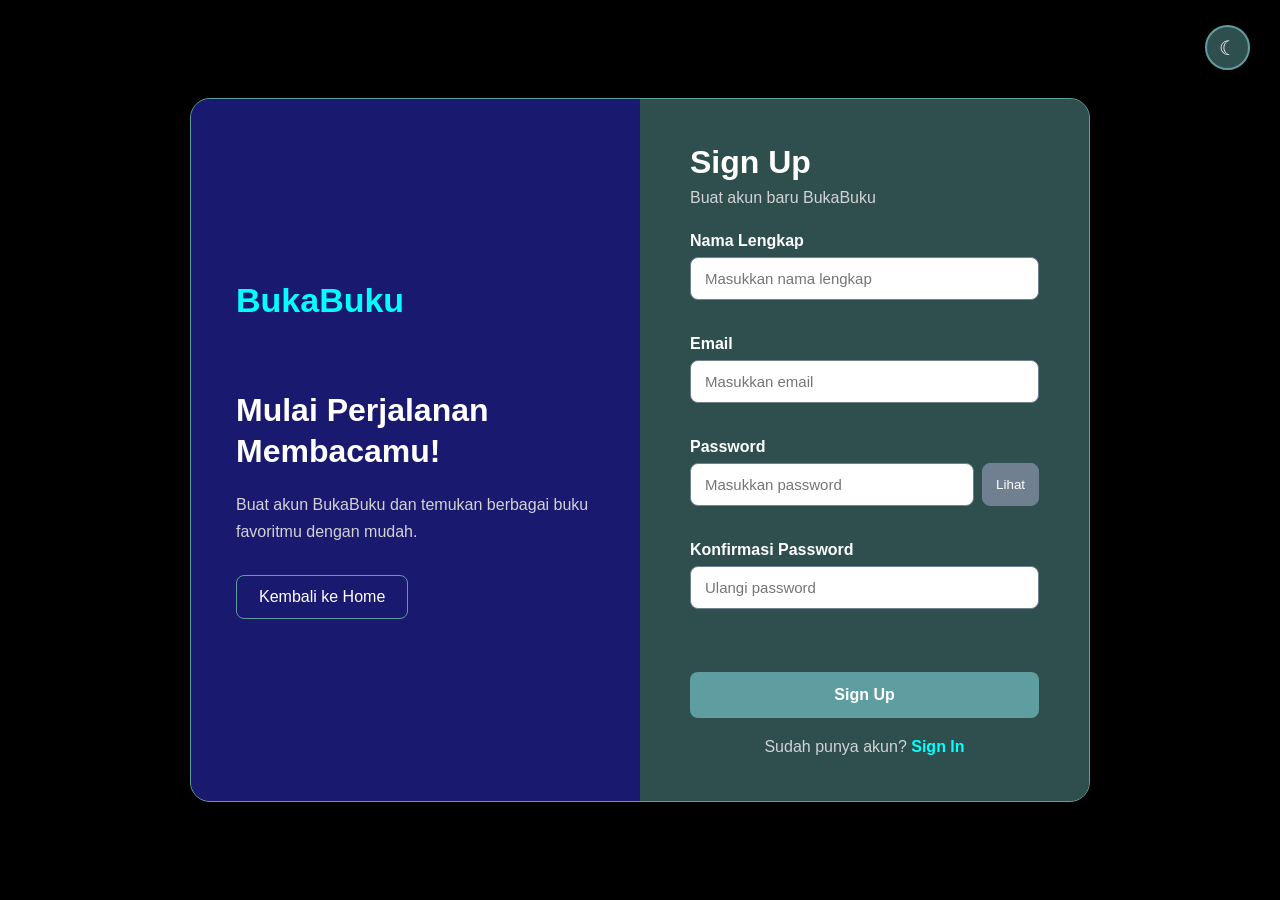
<file: signup.html>
<!DOCTYPE html>
<html lang="id">

<head>
    <meta charset="UTF-8">
    <meta name="viewport" content="width=device-width, initial-scale=1.0">
    <title>Sign Up - BukaBuku</title>
    <link rel="stylesheet" href="css/signup.css">
</head>

<body class="dark-mode">
    <!-- Tombol untuk mengganti mode terang dan gelap -->
    <button id="tombolMode" class="tombolMode">☾</button>

    <!-- HALAMAN SIGN UP: BAGIAN INFORMASI DAN FORM AKUN -->
    <main class="halamanAuth">
        <!-- Bagian logo dan sambutan -->
        <section class="bagianLogo">
            <div class="logo">BukaBuku</div>
            <h1>Mulai Perjalanan Membacamu!</h1>
            <p>Buat akun BukaBuku dan temukan berbagai buku favoritmu dengan mudah.</p>
            <a href="index.html" class="tombolHome">Kembali ke Home</a>
        </section>

        <!-- Bagian form untuk akun pengguna -->
        <section class="bagianForm">
            <h2>Sign Up</h2>
            <p class="teksKecil">Buat akun baru BukaBuku</p>

            <!-- Form untuk mengisi data sign up pengguna -->
            <form id="formSignup">
                <!-- Satu kelompok input -->
                <div class="inputGroup">
                    <label for="nama">Nama Lengkap</label>
                    <input type="text" id="nama" placeholder="Masukkan nama lengkap">
                    <small id="errorNama"></small>
                </div>

                <!-- Satu kelompok input -->
                <div class="inputGroup">
                    <label for="email">Email</label>
                    <input type="email" id="email" placeholder="Masukkan email">
                    <small id="errorEmail"></small>
                </div>

                <!-- Satu kelompok input -->
                <div class="inputGroup">
                    <label for="password">Password</label>
                    <div class="kotakPassword">
                        <input type="password" id="password" placeholder="Masukkan password">
                        <button type="button" id="tombolPassword">Lihat</button>
                    </div>
                    <small id="errorPassword"></small>
                </div>

                <!-- Satu kelompok input -->
                <div class="inputGroup">
                    <label for="konfirmasiPassword">Konfirmasi Password</label>
                    <input type="password" id="konfirmasiPassword" placeholder="Ulangi password">
                    <small id="errorKonfirmasi"></small>
                </div>

                <p id="pesanSignup" class="pesan"></p>
                <button type="submit" class="tombolDaftar">Sign Up</button>
            </form>

            <p class="sudahAkun">Sudah punya akun? <a href="signin.html">Sign In</a></p>
        </section>
    </main>

    <!-- JavaScript untuk proses sign up -->
    <script src="js/signup.js"></script>
</body>

</html>
</file>
<file: css/home.css>
/* UMUM */

* {
    margin: 0;
    padding: 0;
    box-sizing: border-box;
}

html {
    scroll-behavior: smooth;
}

body {
    font-family: Arial, sans-serif;
    background-color: rgb(18, 21, 26);
    color: white;
    overflow-x: hidden;
}


/* HEADER */

.header {
    width: 100%;
    min-height: 75px;
    padding: 12px 40px;
    display: flex;
    align-items: center;
    gap: 25px;
    position: sticky;
    top: 0;
    z-index: 1000;
    background-color: transparent;
    border-bottom: 1px solid transparent;
}

.header.scrolled {
    background-color: rgba(18, 21, 26, 0.82);
    backdrop-filter: blur(12px);
    -webkit-backdrop-filter: blur(12px);
    border-bottom: 1px solid rgb(70, 110, 115);
}


/* LOGO */

.logoBuku {
    flex-shrink: 0;
    text-decoration: none;
    font-size: 26px;
    font-weight: bold;
    color: white;
    letter-spacing: -1px;
    white-space: nowrap;
}

.logoBuku span {
    color: cadetblue;
}


/* AREA KANAN */

.areaKanan {
    margin-left: auto;
    display: flex;
    align-items: center;
    gap: 12px;
}


/* TOMBOL MODE */

.tombolMode {
    width: 44px;
    height: 44px;
    flex-shrink: 0;
    border: 1px solid rgb(70, 110, 115);
    border-radius: 12px;
    background-color: rgba(32, 38, 48, 0.8);
    color: cadetblue;
    font-size: 23px;
    cursor: pointer;
}

.tombolMode:hover {
    background-color: rgb(55, 70, 75);
    color: white;
}


/* MENU */

nav {
    flex-shrink: 0;
}

.menu {
    list-style: none;
    display: flex;
    align-items: center;
    gap: 4px;
    padding: 6px;
    border: 1px solid rgb(70, 110, 115);
    border-radius: 15px;
    background-color: rgba(32, 38, 48, 0.8);
}

.menu li a {
    display: block;
    padding: 11px 13px;
    color: lightgray;
    text-decoration: none;
    font-size: 13px;
    border-radius: 10px;
}

.menu li a:hover {
    color: white;
    background-color: rgb(55, 70, 75);
}

.menu li a.aktif {
    color: white;
    background-color: rgb(55, 80, 85);
    border: 1px solid cadetblue;
}

.menu li a.aktif::after {
    content: "";
    display: block;
    width: 15px;
    height: 2px;
    margin: 4px auto 0;
    background-color: cadetblue;
}


/* TOMBOL AKUN */

.tombolAkun {
    display: flex;
    align-items: center;
    gap: 8px;
    flex-shrink: 0;
}

.tombolMasuk {
    padding: 10px 13px;
    color: lightgray;
    text-decoration: none;
    font-size: 13px;
    border-radius: 10px;
}

.tombolMasuk:hover {
    color: white;
    background-color: rgb(55, 70, 75);
}

.tombolDaftar {
    padding: 10px 15px;
    color: white;
    text-decoration: none;
    font-size: 13px;
    font-weight: bold;
    background-color: cadetblue;
    border: 1px solid cadetblue;
    border-radius: 10px;
    white-space: nowrap;
}

.tombolDaftar:hover {
    background-color: lightcyan;
    color: rgb(25, 45, 48);
}


/* TOMBOL MENU HP */

.tombolMenu {
    width: 44px;
    height: 44px;
    display: none;
    flex-direction: column;
    align-items: center;
    justify-content: center;
    gap: 5px;
    flex-shrink: 0;
    cursor: pointer;
    background-color: rgba(32, 38, 48, 0.8);
    border: 1px solid rgb(70, 110, 115);
    border-radius: 12px;
}

.tombolMenu span {
    width: 20px;
    height: 2px;
    background-color: cadetblue;
    border-radius: 5px;
}


/* HERO */

.beranda {
    width: 100%;
    min-height: 100vh;
    overflow: hidden;
}

.heroBuku {
    position: relative;
    min-height: 700px;
    display: flex;
    align-items: center;
    padding: 80px 8%;
    overflow: hidden;
}


/* BACKGROUND COVER BLUR */

.heroBuku::before {
    content: "";
    position: absolute;
    inset: -40px;
    background-image: var(--gambarHero);
    background-position: center;
    background-size: cover;
    background-repeat: no-repeat;
    filter: blur(28px);
    opacity: 0.42;
    transform: scale(1.08);
    pointer-events: none;
}


/* LAPISAN GELAP */

.heroBuku::after {
    content: "";
    position: absolute;
    inset: 0;
    background-color: rgba(18, 21, 26, 0.58);
    pointer-events: none;
}


/* ISI HERO */

.isiHero {
    width: 100%;
    max-width: 1250px;
    margin: auto;
    display: flex;
    align-items: center;
    justify-content: space-between;
    gap: 80px;
    position: relative;
    z-index: 2;
}


/* TEKS HERO */

.teksHero {
    flex: 1;
    max-width: 650px;
}

.labelHero {
    display: inline-block;
    margin-bottom: 18px;
    padding: 7px 15px;
    color: lightcyan;
    background-color: rgba(95, 158, 160, 0.20);
    border: 1px solid cadetblue;
    border-radius: 20px;
    font-size: 13px;
    font-weight: bold;
}

.teksHero h1 {
    margin-bottom: 18px;
    font-size: 54px;
    line-height: 1.08;
    color: white;
}

.teksHero h1 span {
    color: cadetblue;
}

.garisHero {
    width: 70px;
    height: 4px;
    margin-bottom: 18px;
    background-color: cadetblue;
    border-radius: 4px;
}

.teksHero p {
    line-height: 1.7;
}

.teksHero .deskripsiHero {
    max-width: 620px;
    margin-bottom: 22px;
    color: lightgray;
    font-size: 16px;
}


/* INFO HERO */

.infoHero {
    display: flex;
    flex-wrap: wrap;
    gap: 10px;
    margin-bottom: 28px;
}

.infoHero p {
    padding: 8px 13px;
    color: lightgray;
    background-color: rgba(25, 30, 38, 0.78);
    border: 1px solid rgb(70, 110, 115);
    border-radius: 8px;
    font-size: 13px;
}


/* TOMBOL HERO */

.tombolHero {
    display: flex;
    flex-wrap: wrap;
    align-items: center;
    gap: 15px;
    margin-top: 8px;
}

.tombolUtama {
    display: inline-block;
    padding: 13px 21px;
    color: white;
    background-color: cadetblue;
    border: 1px solid cadetblue;
    border-radius: 10px;
    text-decoration: none;
    font-weight: bold;
}

.tombolUtama:hover {
    color: rgb(25, 45, 48);
    background-color: lightcyan;
    border-color: lightcyan;
}


/* TOMBOL KATALOG */

.tombolKatalog {
    display: inline-block;
    margin-left: 8px;
    padding: 13px 21px;
    color: white;
    background-color: rgba(32, 38, 48, 0.75);
    border: 1px solid cadetblue;
    border-radius: 10px;
    text-decoration: none;
    font-weight: bold;
}

.tombolKatalog:hover {
    color: white;
    background-color: rgb(55, 80, 85);
    border-color: lightcyan;
}


/* AREA GAMBAR HERO */

.gambarHero {
    width: 460px;
    min-width: 400px;
    height: 530px;
    display: flex;
    align-items: center;
    justify-content: center;
    position: relative;
}


/* LAPISAN COVER */

.lapisanBuku {
    position: absolute;
    width: 285px;
    height: 410px;
    background-image: var(--gambarHero);
    background-position: center;
    background-size: cover;
    background-repeat: no-repeat;
    border-radius: 12px;
    border: 1px solid rgba(173, 216, 230, 0.45);
    pointer-events: none;
}


/* COVER BELAKANG KIRI */

#lapisanSatu {
    margin-left: -105px;
    margin-top: 45px;
    opacity: 0.48;
    filter: brightness(0.65);
    clip-path: polygon(8% 0, 100% 7%, 92% 100%, 0 94%);
}


/* COVER BELAKANG KANAN */

#lapisanDua {
    margin-left: 105px;
    margin-top: -35px;
    opacity: 0.38;
    filter: brightness(0.55);
    clip-path: polygon(0 7%, 92% 0, 100% 94%, 8% 100%);
}

/* CAHAYA HALUS DI BELAKANG COVER UTAMA */
.coverHero::before {
    content: "";
    position: absolute;
    inset: -35px;
    background-image: var(--gambarHero);
    background-position: center;
    background-size: cover;
    filter: blur(30px);
    opacity: 0.30;
    z-index: -1;
    pointer-events: none;
}


/* COVER UTAMA */

.coverHero {
    width: 300px;
    height: 430px;
    display: flex;
    align-items: center;
    justify-content: center;
    position: relative;
    z-index: 5;
    overflow: hidden;
    background-color: rgb(32, 38, 48);
    border: 2px solid rgba(173, 216, 230, 0.65);
    border-radius: 12px;
    box-shadow:
        0 20px 45px rgba(0, 0, 0, 0.50),
        0 0 35px rgba(95, 158, 160, 0.20);
}

.coverHero img {
    display: block;
    width: auto;
    height: auto;
    max-width: 100%;
    max-height: 100%;
}


/* GARIS DEKAT COVER */

.gambarHero::before {
    content: "";
    position: absolute;
    width: 330px;
    height: 460px;
    border: 1px solid rgba(173, 216, 230, 0.15);
    border-radius: 15px;
    z-index: 1;
    pointer-events: none;
}

.gambarHero::after {
    content: "";
    position: absolute;
    width: 370px;
    height: 500px;
    border: 1px solid rgba(95, 158, 160, 0.10);
    border-radius: 20px;
    z-index: 0;
    pointer-events: none;
}


/* TEKS SAMPING */

.teksSamping {
    padding: 70px 8% 30px;
    text-align: center;
}

.teksSamping h2 {
    margin-bottom: 12px;
    color: white;
    font-size: 32px;
}

.teksSamping p {
    max-width: 700px;
    margin: auto;
    color: lightgray;
    line-height: 1.7;
}


/* KATEGORI */

.kategori {
    padding: 30px 8% 70px;
}

.daftarKategori {
    max-width: 1250px;
    margin: auto;
    display: flex;
    flex-wrap: wrap;
    justify-content: center;
    gap: 15px;
}

.kotakKategori {
    min-width: 130px;
    flex: 1;
    padding: 18px 15px;
    color: lightgray;
    background-color: rgb(32, 38, 48);
    border: 1px solid rgb(70, 110, 115);
    border-radius: 12px;
    text-align: center;
    text-decoration: none;
}

.kotakKategori:hover {
    color: white;
    background-color: rgb(55, 70, 75);
    border-color: cadetblue;
}

.kotakKategori span {
    display: block;
    margin-bottom: 8px;
    font-size: 25px;
}


/* BUKU POPULER */

.bukuPopuler {
    padding: 50px 0;
    overflow: hidden;
}

.bukuPopuler .judulBagian {
    padding: 0 8%;
    margin-bottom: 25px;
}

.judulBagian {
    color: white;
    font-size: 30px;
}

.judulBagian p {
    margin-bottom: 8px;
    color: cyan;
    font-size: 13px;
    font-weight: bold;
    letter-spacing: 1.5px;
}


/* SLIDER */

.sliderBuku {
    width: 100%;
    overflow: hidden;
}

.daftarBuku {
    width: max-content;
    display: flex;
    align-items: stretch;
    gap: 22px;
    padding: 10px 8%;
    will-change: transform;
    user-select: none;
    touch-action: pan-y;
}

.daftarBuku.sedangGeser {
    cursor: grabbing;
}


/* KARTU BUKU */

.kartuBuku {
    width: 220px;
    min-width: 220px;
    min-height: 410px;
    display: flex;
    flex-direction: column;
    overflow: hidden;
    background-color: rgb(32, 38, 48);
    border: 1px solid rgb(70, 110, 115);
    border-radius: 12px;
}

.kartuBuku:hover {
    border-color: cadetblue;
    background-color: rgb(38, 45, 55);
}


/* GAMBAR BUKU */

.gambarBuku {
    width: 100%;
    height: 270px;
    display: flex;
    align-items: center;
    justify-content: center;
    padding: 10px;
    background-color: rgb(24, 28, 35);
}

.gambarBuku img {
    display: block;
    width: auto;
    height: auto;
    max-width: 100%;
    max-height: 100%;
    user-select: none;
    pointer-events: none;
}


/* INFO BUKU */

.infoBuku {
    display: flex;
    flex-direction: column;
    flex: 1;
    padding: 15px;
}

.kategoriBuku {
    margin-bottom: 7px;
    color: cadetblue;
    font-size: 11px;
    text-transform: uppercase;
}

.namaBuku {
    min-height: 42px;
    margin-bottom: 7px;
    color: white;
    font-size: 16px;
    line-height: 1.3;
}

.penulisBuku {
    min-height: 20px;
    margin-bottom: 8px;
    color: lightgray;
    font-size: 13px;
}

.ratingBuku {
    margin-bottom: 8px;
    color: gold;
    font-size: 13px;
}

.hargaBuku {
    margin-bottom: 12px;
    color: lightcyan;
    font-size: 15px;
    font-weight: bold;
}


/* TOMBOL DETAIL BUKU */

.tombolDetail {
    display: block;
    padding: 9px 10px;
    color: white;
    background-color: cadetblue;
    border: 1px solid cadetblue;
    border-radius: 8px;
    text-align: center;
    text-decoration: none;
    font-size: 12px;
    font-weight: bold;
}

.tombolDetail:hover {
    color: rgb(25, 45, 48);
    background-color: lightcyan;
    border-color: lightcyan;
}


/* PESAN */

.pesan {
    padding: 30px;
    color: lightgray;
    text-align: center;
}


/* AJAKAN */

.ajakan {
    margin: 60px 8%;
    padding: 60px 30px;
    background-color: rgb(32, 38, 48);
    border: 1px solid rgb(70, 110, 115);
    border-radius: 20px;
    text-align: center;
}

.ajakan h2 {
    margin-bottom: 15px;
    color: white;
    font-size: 30px;
}

.ajakan p {
    max-width: 650px;
    margin: 0 auto 25px;
    color: lightgray;
    line-height: 1.7;
}

.ajakan a {
    display: inline-block;
    padding: 12px 20px;
    color: white;
    background-color: cadetblue;
    border: 1px solid cadetblue;
    border-radius: 10px;
    text-decoration: none;
    font-weight: bold;
}

.ajakan a:hover {
    color: rgb(25, 45, 48);
    background-color: lightcyan;
    border-color: lightcyan;
}


/* MODE TERANG */

body.light-mode {
    background-color: rgb(223, 232, 233);
    color: rgb(23, 33, 38);
}

body.light-mode .header {
    background-color: transparent;
    border-bottom: 1px solid transparent;
}

body.light-mode .header.scrolled {
    background-color: rgba(20, 35, 40, 0.82);
    backdrop-filter: blur(12px);
    -webkit-backdrop-filter: blur(12px);
    border-bottom: 1px solid rgb(70, 110, 115);
}

body.light-mode .logoBuku {
    color: navy;
}

body.light-mode .logoBuku span {
    color: blue;
}

body.light-mode .tombolMode {
    color: navy;
    background-color: rgba(245, 250, 250, 0.90);
    border-color: lightblue;
}

body.light-mode .tombolMode:hover {
    color: navy;
    background-color: lightblue;
}

body.light-mode .menu {
    background-color: rgba(245, 250, 250, 0.90);
    border-color: lightblue;
}

body.light-mode .menu li a {
    color: navy;
}

body.light-mode .menu li a:hover {
    color: blue;
    background-color: lightblue;
}

body.light-mode .menu li a.aktif {
    color: blue;
    background-color: lightblue;
    border-color: blue;
}

body.light-mode .tombolMasuk {
    color: navy;
}

body.light-mode .tombolMasuk:hover {
    color: blue;
    background-color: lightblue;
}

body.light-mode .tombolDaftar {
    color: white;
    background-color: blue;
    border-color: blue;
}

body.light-mode .tombolDaftar:hover {
    color: navy;
    background-color: lightblue;
}

body.light-mode .tombolMenu {
    background-color: rgba(245, 250, 250, 0.90);
    border-color: lightblue;
}

body.light-mode .tombolMenu span {
    background-color: navy;
}


/* HERO MODE TERANG */

body.light-mode .heroBuku::before {
    opacity: 0.20;
}

body.light-mode .heroBuku::after {
    background-color: rgba(223, 232, 233, 0.76);
}

body.light-mode .teksHero h1 {
    color: navy;
}

body.light-mode .teksHero h1 span {
    color: blue;
}

body.light-mode .teksHero .deskripsiHero {
    color: rgb(50, 60, 65);
}

body.light-mode .infoHero p {
    color: navy;
    background-color: rgba(245, 250, 250, 0.90);
    border-color: lightblue;
}

body.light-mode .labelHero {
    color: navy;
    background-color: rgba(173, 216, 230, 0.35);
    border-color: blue;
}

body.light-mode .tombolUtama {
    color: white;
    background-color: blue;
    border-color: blue;
}

body.light-mode .tombolUtama:hover {
    color: navy;
    background-color: lightblue;
}

body.light-mode .tombolKatalog {
    color: navy;
    background-color: rgba(245, 250, 250, 0.90);
    border-color: blue;
}

body.light-mode .tombolKatalog:hover {
    color: white;
    background-color: blue;
}

body.light-mode .coverHero {
    background-color: whitesmoke;
    border-color: lightblue;
}

body.light-mode .teksSamping h2,
body.light-mode .judulBagian {
    color: navy;
}

body.light-mode .teksSamping p {
    color: rgb(50, 60, 65);
}

body.light-mode .kotakKategori {
    color: navy;
    background-color: whitesmoke;
    border-color: lightblue;
}

body.light-mode .kotakKategori:hover {
    color: navy;
    background-color: lightblue;
    border-color: blue;
}

body.light-mode .kartuBuku {
    background-color: whitesmoke;
    border-color: lightblue;
}

body.light-mode .kartuBuku:hover {
    background-color: white;
    border-color: blue;
}

body.light-mode .gambarBuku {
    background-color: aliceblue;
}

body.light-mode .namaBuku {
    color: navy;
}

body.light-mode .penulisBuku {
    color: rgb(70, 80, 85);
}

body.light-mode .hargaBuku {
    color: blue;
}

body.light-mode .pesan {
    color: navy;
}

body.light-mode .ajakan {
    background-color: whitesmoke;
    border-color: lightblue;
}

body.light-mode .ajakan h2 {
    color: navy;
}

body.light-mode .ajakan p {
    color: rgb(50, 60, 65);
}


/* LAPTOP BESAR */

@media (min-width: 1400px) {

    .header {
        padding: 14px 6%;
        gap: 30px;
    }

    .logoBuku {
        font-size: 28px;
    }

    .areaKanan {
        gap: 15px;
    }

    .menu {
        gap: 5px;
    }

    .menu li a {
        padding: 12px 15px;
        font-size: 14px;
    }

    .heroBuku {
        min-height: 720px;
        padding: 90px 8%;
    }

    .teksHero h1 {
        font-size: 60px;
    }

    .gambarHero {
        width: 500px;
        height: 560px;
    }

    .coverHero {
        width: 320px;
        height: 450px;
    }

    .lapisanBuku {
        width: 300px;
        height: 430px;
    }

    .kartuBuku {
        width: 230px;
        min-width: 230px;
    }
}


/* LAPTOP */

@media (min-width: 1001px) and (max-width: 1399px) {

    .header {
        padding: 12px 30px;
        gap: 18px;
    }

    .areaKanan {
        gap: 8px;
    }

    .menu {
        gap: 2px;
    }

    .menu li a {
        padding: 10px 8px;
        font-size: 12px;
    }

    .tombolAkun {
        gap: 3px;
    }

    .tombolMasuk {
        padding: 9px 8px;
    }

    .tombolDaftar {
        padding: 9px 10px;
    }

    .heroBuku {
        padding: 65px 6%;
    }

    .isiHero {
        gap: 40px;
    }

    .teksHero h1 {
        font-size: 46px;
    }

    .gambarHero {
        width: 400px;
        min-width: 350px;
        height: 470px;
    }

    .coverHero {
        width: 270px;
        height: 390px;
    }

    .lapisanBuku {
        width: 255px;
        height: 370px;
    }

    .kartuBuku {
        width: 205px;
        min-width: 205px;
    }

    .gambarBuku {
        height: 250px;
    }
}


/* TABLET DAN HP (nav & tombol akun berubah jadi menu hamburger) */

@media (max-width: 1000px) {

    .header {
        min-height: 70px;
        padding: 12px 25px;
        gap: 10px;
    }

    .logoBuku {
        font-size: 24px;
    }

    .areaKanan {
        gap: 8px;
    }

    .tombolAkun {
        display: none;
    }

    .tombolMenu {
        display: flex;
    }

    nav {
        display: none;
        position: absolute;
        top: 70px;
        left: 25px;
        right: 25px;
        padding: 10px;
        background-color: rgba(24, 28, 35, 0.96);
        border: 1px solid rgb(70, 110, 115);
        border-radius: 15px;
        backdrop-filter: blur(12px);
        -webkit-backdrop-filter: blur(12px);
    }

    nav.aktif {
        display: block;
    }

    .menu {
        display: flex;
        flex-direction: column;
        align-items: stretch;
        gap: 4px;
        padding: 0;
        border: none;
        background-color: transparent;
    }

    .menu li a {
        padding: 14px 16px;
        font-size: 14px;
    }

    .menu li a.aktif::after {
        display: none;
    }

    body.light-mode nav {
        background-color: rgba(24, 35, 40, 0.95);
        border-color: lightblue;
    }

    body.light-mode nav .menu {
        background-color: transparent;
    }

    body.light-mode nav .menu li a {
        color: white;
    }

    body.light-mode nav .menu li a:hover {
        color: navy;
    }

    .heroBuku {
        min-height: auto;
        padding: 65px 6% 80px;
    }

    .isiHero {
        flex-direction: column;
        text-align: center;
        gap: 45px;
    }

    .teksHero {
        max-width: 700px;
    }

    .teksHero h1 {
        font-size: 42px;
    }

    .teksHero .deskripsiHero {
        margin-left: auto;
        margin-right: auto;
    }

    .infoHero {
        justify-content: center;
    }

    .gambarHero {
        width: 390px;
        min-width: 0;
        height: 450px;
    }

    .coverHero {
        width: 270px;
        height: 380px;
    }

    .lapisanBuku {
        width: 250px;
        height: 350px;
    }

    .kartuBuku {
        width: 200px;
        min-width: 200px;
    }

    .gambarBuku {
        height: 240px;
    }
}


/* TABLET KECIL */

@media (min-width: 481px) and (max-width: 600px) {

    .header {
        min-height: 65px;
        padding: 10px 20px;
    }

    .logoBuku {
        font-size: 22px;
    }

    .areaKanan {
        gap: 6px;
    }

    .tombolMode {
        width: 40px;
        height: 40px;
        font-size: 21px;
    }

    .tombolMenu {
        width: 40px;
        height: 40px;
    }

    nav {
        top: 65px;
        left: 15px;
        right: 15px;
    }

    .menu li a {
        padding: 13px 14px;
        font-size: 13px;
    }

    .heroBuku {
        min-height: auto;
        padding: 50px 20px 65px;
    }

    .isiHero {
        flex-direction: column;
        gap: 35px;
        text-align: center;
    }

    .teksHero h1 {
        font-size: 34px;
    }

    .teksHero .deskripsiHero {
        font-size: 14px;
    }

    .infoHero {
        justify-content: center;
    }

    .tombolUtama,
    .tombolKatalog {
        padding: 11px 17px;
        font-size: 13px;
    }

    .gambarHero {
        width: 300px;
        min-width: 0;
        height: 370px;
    }

    .coverHero {
        width: 220px;
        height: 310px;
    }

    .lapisanBuku {
        width: 205px;
        height: 285px;
    }

    #lapisanSatu {
        margin-left: -70px;
    }

    #lapisanDua {
        margin-left: 70px;
    }

    .teksSamping {
        padding: 50px 20px 20px;
    }

    .teksSamping h2,
    .judulBagian {
        font-size: 25px;
    }

    .kategori {
        padding: 25px 20px 50px;
    }

    .kotakKategori {
        min-width: 100px;
    }

    .kartuBuku {
        width: 180px;
        min-width: 180px;
        min-height: 370px;
    }

    .gambarBuku {
        height: 220px;
    }

    .ajakan {
        margin: 40px 20px;
        padding: 45px 20px;
    }
}


/* HP */

@media (min-width: 321px) and (max-width: 480px) {

    .header {
        min-height: 65px;
        padding: 10px 15px;
    }

    .logoBuku {
        font-size: 21px;
    }

    .areaKanan {
        gap: 5px;
    }

    .tombolMode {
        width: 40px;
        height: 40px;
        font-size: 21px;
    }

    .tombolMenu {
        width: 40px;
        height: 40px;
    }

    nav {
        top: 65px;
        left: 15px;
        right: 15px;
    }

    .menu li a {
        padding: 13px 14px;
        font-size: 13px;
    }

    .heroBuku {
        min-height: auto;
        padding: 45px 15px 55px;
    }

    .isiHero {
        flex-direction: column;
        gap: 30px;
        text-align: center;
    }

    .teksHero h1 {
        font-size: 30px;
    }

    .teksHero .deskripsiHero {
        font-size: 13px;
    }

    .labelHero {
        font-size: 11px;
    }

    .infoHero {
        justify-content: center;
    }

    .infoHero p {
        font-size: 11px;
    }

    .tombolUtama,
    .tombolKatalog {
        padding: 10px 13px;
        font-size: 12px;
    }

    .gambarHero {
        width: 270px;
        min-width: 0;
        height: 340px;
    }

    .coverHero {
        width: 190px;
        height: 270px;
    }

    .lapisanBuku {
        width: 175px;
        height: 245px;
    }

    #lapisanSatu {
        margin-left: -60px;
    }

    #lapisanDua {
        margin-left: 60px;
    }

    .teksSamping {
        padding: 40px 15px 20px;
    }

    .teksSamping h2,
    .judulBagian {
        font-size: 23px;
    }

    .kategori {
        padding: 20px 15px 40px;
    }

    .daftarKategori {
        gap: 8px;
    }

    .kotakKategori {
        min-width: 80px;
        padding: 13px 8px;
        font-size: 12px;
    }

    .kotakKategori span {
        font-size: 20px;
    }

    .daftarBuku {
        gap: 15px;
        padding-left: 15px;
        padding-right: 15px;
    }

    .kartuBuku {
        width: 160px;
        min-width: 160px;
        min-height: 340px;
    }

    .gambarBuku {
        height: 195px;
    }

    .infoBuku {
        padding: 12px;
    }

    .namaBuku {
        font-size: 14px;
    }

    .penulisBuku,
    .ratingBuku {
        font-size: 11px;
    }

    .hargaBuku {
        font-size: 13px;
    }

    .ajakan {
        margin: 30px 15px;
        padding: 40px 15px;
    }

    .ajakan h2 {
        font-size: 24px;
    }

    .ajakan p {
        font-size: 13px;
    }
}


/* HP KECIL */

@media (min-width: 241px) and (max-width: 320px) {

    .header {
        min-height: 60px;
        padding: 8px 12px;
    }

    .logoBuku {
        font-size: 18px;
    }

    .areaKanan {
        gap: 4px;
    }

    .tombolMode {
        width: 36px;
        height: 36px;
        font-size: 18px;
        border-radius: 10px;
    }

    .tombolMenu {
        width: 36px;
        height: 36px;
        border-radius: 10px;
    }

    .tombolMenu span {
        width: 17px;
    }

    nav {
        top: 60px;
        left: 10px;
        right: 10px;
        padding: 7px;
    }

    .menu li a {
        padding: 11px 12px;
        font-size: 12px;
    }

    .heroBuku {
        padding: 35px 10px 45px;
    }

    .isiHero {
        flex-direction: column;
        gap: 25px;
        text-align: center;
    }

    .teksHero h1 {
        font-size: 25px;
    }

    .teksHero .deskripsiHero {
        font-size: 12px;
    }

    .labelHero {
        font-size: 10px;
        padding: 6px 10px;
    }

    .infoHero {
        justify-content: center;
        gap: 5px;
    }

    .infoHero p {
        padding: 6px 8px;
        font-size: 10px;
    }

    .tombolUtama,
    .tombolKatalog {
        padding: 8px 10px;
        font-size: 10px;
    }

    .gambarHero {
        width: 220px;
        min-width: 0;
        height: 280px;
    }

    .coverHero {
        width: 155px;
        height: 220px;
    }

    .lapisanBuku {
        width: 145px;
        height: 200px;
    }

    #lapisanSatu {
        margin-left: -45px;
    }

    #lapisanDua {
        margin-left: 45px;
    }

    .teksSamping {
        padding: 30px 10px 15px;
    }

    .teksSamping h2,
    .judulBagian {
        font-size: 20px;
    }

    .teksSamping p {
        font-size: 11px;
    }

    .kategori {
        padding: 15px 10px 30px;
    }

    .kotakKategori {
        min-width: 70px;
        padding: 10px 5px;
        font-size: 10px;
    }

    .kotakKategori span {
        font-size: 18px;
    }

    .daftarBuku {
        gap: 10px;
        padding-left: 10px;
        padding-right: 10px;
    }

    .kartuBuku {
        width: 135px;
        min-width: 135px;
        min-height: 300px;
    }

    .gambarBuku {
        height: 165px;
    }

    .infoBuku {
        padding: 9px;
    }

    .kategoriBuku {
        font-size: 9px;
    }

    .namaBuku {
        min-height: 35px;
        font-size: 12px;
    }

    .penulisBuku,
    .ratingBuku {
        font-size: 9px;
    }

    .hargaBuku {
        font-size: 11px;
    }

    .tombolDetail {
        padding: 7px 5px;
        font-size: 9px;
    }

    .ajakan {
        margin: 25px 10px;
        padding: 30px 10px;
    }

    .ajakan h2 {
        font-size: 20px;
    }

    .ajakan p {
        font-size: 11px;
    }
}


/* SMARTWATCH */

@media (max-width: 240px) {

    .header {
        min-height: 50px;
        padding: 6px 8px;
    }

    .logoBuku {
        font-size: 14px;
        letter-spacing: 0;
    }

    .areaKanan {
        gap: 3px;
    }

    .tombolMode {
        width: 30px;
        height: 30px;
        font-size: 15px;
        border-radius: 8px;
    }

    .tombolMenu {
        width: 30px;
        height: 30px;
        border-radius: 8px;
    }

    .tombolMenu span {
        width: 14px;
    }

    nav {
        top: 50px;
        left: 7px;
        right: 7px;
        padding: 5px;
        border-radius: 10px;
    }

    .menu {
        gap: 2px;
    }

    .menu li a {
        padding: 8px 9px;
        font-size: 10px;
        border-radius: 7px;
    }

    .heroBuku {
        padding: 25px 7px 35px;
    }

    .isiHero {
        flex-direction: column;
        gap: 20px;
        text-align: center;
    }

    .teksHero h1 {
        font-size: 20px;
    }

    .teksHero .deskripsiHero {
        font-size: 10px;
    }

    .labelHero {
        font-size: 8px;
        padding: 5px 8px;
    }

    .infoHero p {
        padding: 5px 6px;
        font-size: 8px;
    }

    .tombolUtama,
    .tombolKatalog {
        padding: 7px 8px;
        font-size: 8px;
    }

    .gambarHero {
        width: 170px;
        min-width: 0;
        height: 220px;
    }

    .coverHero {
        width: 120px;
        height: 170px;
    }

    .lapisanBuku {
        width: 110px;
        height: 155px;
    }

    #lapisanSatu {
        margin-left: -30px;
    }

    #lapisanDua {
        margin-left: 30px;
    }

    .teksSamping {
        padding: 25px 7px 10px;
    }

    .teksSamping h2,
    .judulBagian {
        font-size: 17px;
    }

    .teksSamping p {
        font-size: 9px;
    }

    .kategori {
        padding: 10px 7px 25px;
    }

    .daftarKategori {
        gap: 5px;
    }

    .kotakKategori {
        min-width: 55px;
        padding: 8px 3px;
        font-size: 8px;
    }

    .kotakKategori span {
        font-size: 15px;
    }

    .daftarBuku {
        gap: 8px;
        padding-left: 7px;
        padding-right: 7px;
    }

    .kartuBuku {
        width: 105px;
        min-width: 105px;
        min-height: 245px;
    }

    .gambarBuku {
        height: 125px;
    }

    .infoBuku {
        padding: 7px;
    }

    .kategoriBuku {
        font-size: 7px;
    }

    .namaBuku {
        min-height: 30px;
        font-size: 10px;
    }

    .penulisBuku,
    .ratingBuku {
        font-size: 8px;
    }

    .hargaBuku {
        font-size: 9px;
    }

    .tombolDetail {
        padding: 6px 3px;
        font-size: 8px;
    }

    .ajakan {
        margin: 20px 7px;
        padding: 25px 7px;
    }

    .ajakan h2 {
        font-size: 17px;
    }

    .ajakan p {
        font-size: 9px;
    }
}
</file>
<file: css/header.css>
/* UMUM */
* {
    margin: 0;
    padding: 0;
    box-sizing: border-box;
}

body {
    font-family: Arial, sans-serif;
    background-color: rgb(18, 21, 26);
    color: white;
}

/* HEADER */
.header {
    width: 100%;
    min-height: 75px;
    padding: 12px 40px;
    display: flex;
    align-items: center;
    position: sticky;
    top: 0;
    z-index: 1000;
    background-color: transparent;
    border-bottom: 1px solid transparent;
}

/* HEADER SAAT SCROLL */
.header.scrolled {
    background-color: rgba(18, 21, 26, 0.72);
    backdrop-filter: blur(12px);
    -webkit-backdrop-filter: blur(12px);
    border-bottom: 1px solid rgb(70, 110, 115);
}

/* LOGO */
.logoBuku {
    flex-shrink: 0;
    text-decoration: none;
    font-size: 26px;
    font-weight: bold;
    color: white;
    letter-spacing: -1px;
    white-space: nowrap;
}

.logoBuku span {
    color: cadetblue;
}

/* AREA KANAN */
.areaKanan {
    margin-left: auto;
    display: flex;
    align-items: center;
    gap: 12px;
}

/* TOMBOL MODE */
.tombolMode {
    width: 44px;
    height: 44px;
    flex-shrink: 0;
    border: 1px solid rgb(70, 110, 115);
    border-radius: 12px;
    background-color: rgba(32, 38, 48, 0.75);
    color: cadetblue;
    font-size: 23px;
    cursor: pointer;
}

.tombolMode:hover {
    background-color: rgb(55, 70, 75);
    color: white;
}

/* MENU */
nav {
    flex-shrink: 0;
    display: flex;
    align-items: center;
    gap: 12px;
}

.menu {
    list-style: none;
    display: flex;
    align-items: center;
    gap: 4px;
    padding: 6px;
    border: 1px solid rgb(70, 110, 115);
    border-radius: 15px;
    background-color: rgba(32, 38, 48, 0.75);
}

.menu li a {
    display: block;
    padding: 11px 13px;
    color: lightgray;
    text-decoration: none;
    font-size: 13px;
    border-radius: 10px;
}

.menu li a:hover {
    color: white;
    background-color: rgb(55, 70, 75);
}

.menu li a.aktif {
    color: white;
    background-color: rgb(55, 80, 85);
    border: 1px solid cadetblue;
}

.menu li a.aktif::after {
    content: "";
    display: block;
    width: 15px;
    height: 2px;
    margin: 4px auto 0;
    background-color: cadetblue;
}

/* TOMBOL AKUN */
.tombolAkun {
    display: flex;
    align-items: center;
    gap: 8px;
    flex-shrink: 0;
}

.tombolMasuk {
    padding: 10px 13px;
    color: lightgray;
    text-decoration: none;
    font-size: 13px;
    border-radius: 10px;
}

.tombolMasuk:hover {
    color: white;
    background-color: rgb(55, 70, 75);
}

.tombolDaftar {
    padding: 10px 15px;
    color: white;
    text-decoration: none;
    font-size: 13px;
    font-weight: bold;
    background-color: cadetblue;
    border: 1px solid cadetblue;
    border-radius: 10px;
    white-space: nowrap;
}

.tombolDaftar:hover {
    background-color: lightcyan;
    color: rgb(25, 45, 48);
}

/* TOMBOL MENU HP */
.tombolMenu {
    width: 44px;
    height: 44px;
    display: none;
    flex-direction: column;
    align-items: center;
    justify-content: center;
    gap: 5px;
    flex-shrink: 0;
    cursor: pointer;
    background-color: rgba(32, 38, 48, 0.75);
    border: 1px solid rgb(70, 110, 115);
    border-radius: 12px;
}

.tombolMenu span {
    width: 20px;
    height: 2px;
    background-color: cadetblue;
    border-radius: 5px;
}

/* MODE TERANG */
body.light-mode {
    background-color: rgb(223, 232, 233);
    color: rgb(23, 33, 38);
}

body.light-mode .header {
    background-color: transparent;
    border-bottom: 1px solid transparent;
}

body.light-mode .header.scrolled {
    background-color: rgba(32, 43, 47, 0.82);
    backdrop-filter: blur(12px);
    -webkit-backdrop-filter: blur(12px);
    border-bottom: 1px solid rgb(100, 150, 155);
}

body.light-mode .logoBuku {
    color: rgb(23, 33, 38);
}

body.light-mode .logoBuku span {
    color: blue;
}

/* TOMBOL MODE TERANG */
body.light-mode .tombolMode {
    color: navy;
    background-color: rgba(240, 246, 246, 0.88);
    border: 1px solid rgb(100, 150, 155);
}

body.light-mode .tombolMode:hover {
    background-color: lightblue;
    color: navy;
}

/* MENU TERANG */
body.light-mode .menu {
    background-color: rgba(31, 42, 46, 0.92);
    border-color: rgb(100, 150, 155);
}

body.light-mode .menu li a {
    color: rgb(228, 238, 238);
}

body.light-mode .menu li a:hover {
    color: white;
    background-color: rgb(55, 70, 75);
}

body.light-mode .menu li a.aktif {
    color: white;
    background-color: rgb(55, 80, 85);
    border-color: cadetblue;
}

body.light-mode .menu li a.aktif::after {
    background-color: cyan;
}

/* AKUN TERANG */
body.light-mode .tombolMasuk {
    color: rgb(23, 33, 38);
}

body.light-mode .tombolMasuk:hover {
    color: white;
    background-color: rgb(55, 70, 75);
}

body.light-mode .tombolDaftar {
    color: white;
    background-color: blue;
    border-color: blue;
}

body.light-mode .tombolDaftar:hover {
    background-color: lightblue;
    color: navy;
}

/* MENU HP TERANG */
body.light-mode .tombolMenu {
    background-color: rgba(31, 42, 46, 0.92);
    border-color: rgb(100, 150, 155);
}

body.light-mode .tombolMenu span {
    background-color: white;
}

/* LAPTOP BESAR */
@media (min-width: 1400px) {
    .header {
        padding: 14px 6%;
    }

    .areaKanan {
        gap: 15px;
    }

    .menu {
        gap: 5px;
    }

    .menu li a {
        padding: 12px 15px;
        font-size: 14px;
    }
}

/* LAPTOP */
@media (min-width: 1001px) and (max-width: 1399px) {
    .header {
        padding: 12px 30px;
    }

    .areaKanan {
        gap: 8px;
    }

    .menu {
        gap: 2px;
    }

    .menu li a {
        padding: 10px 9px;
        font-size: 12px;
    }

    .tombolAkun {
        gap: 3px;
    }

    .tombolMasuk {
        padding: 9px 8px;
    }

    .tombolDaftar {
        padding: 9px 10px;
    }
}

/* TABLET DAN HP (nav & tombol akun berubah jadi menu hamburger) */
@media (max-width: 1000px) {
    .header {
        min-height: 70px;
        padding: 12px 25px;
    }

    .logoBuku {
        font-size: 24px;
    }

    .areaKanan {
        gap: 8px;
    }

    .tombolMenu {
        display: flex;
    }

    nav {
        display: none;
        position: absolute;
        top: 70px;
        left: 25px;
        right: 25px;
        padding: 10px;
        background-color: rgba(24, 28, 35, 0.95);
        border: 1px solid rgb(70, 110, 115);
        border-radius: 15px;
        backdrop-filter: blur(12px);
        -webkit-backdrop-filter: blur(12px);
    }

    nav.aktif {
        display: flex;
        flex-direction: column;
        align-items: stretch;
        gap: 10px;
    }

    .menu {
        display: flex;
        flex-direction: column;
        align-items: stretch;
        gap: 4px;
        padding: 0;
        border: none;
        background-color: transparent;
    }

    .menu li a {
        padding: 14px 16px;
        border-radius: 10px;
        font-size: 14px;
    }

    .menu li a.aktif::after {
        display: none;
    }

    /* Tombol akun ikut tampil di dalam sidebar HP */
    .tombolAkun {
        width: 100%;
        justify-content: center;
        gap: 8px;
        padding-top: 10px;
        border-top: 1px solid rgb(70, 110, 115);
    }

    .tombolAkun .tombolMasuk,
    .tombolAkun .tombolDaftar {
        flex: 1;
        text-align: center;
        padding: 12px 10px;
    }

    nav .akunLogin {
        width: 100%;
        justify-content: space-between;
        margin-top: 10px;
        padding-top: 10px;
        border-top: 1px solid rgb(70, 110, 115);
        border-radius: 0;
        border-left: none;
        border-right: none;
        border-bottom: none;
        background-color: transparent;
    }

    body.light-mode nav {
        background-color: rgba(31, 42, 46, 0.96);
        border-color: rgb(100, 150, 155);
    }

    body.light-mode .menu {
        background-color: transparent;
        border: none;
    }

    body.light-mode .tombolAkun {
        border-top-color: rgb(100, 150, 155);
    }

    body.light-mode nav .akunLogin {
        border-top-color: rgb(100, 150, 155);
    }
}

/* HP */
@media (min-width: 321px) and (max-width: 600px) {
    .header {
        min-height: 65px;
        padding: 10px 20px;
    }

    .logoBuku {
        font-size: 22px;
    }

    .areaKanan {
        gap: 6px;
    }

    .tombolMode {
        width: 40px;
        height: 40px;
        font-size: 21px;
    }

    .tombolMenu {
        width: 40px;
        height: 40px;
    }

    nav {
        top: 65px;
        left: 15px;
        right: 15px;
    }

    .menu li a {
        padding: 13px 14px;
        font-size: 13px;
    }
}

/* HP KECIL */
@media (min-width: 241px) and (max-width: 320px) {
    .header {
        min-height: 60px;
        padding: 8px 12px;
    }

    .logoBuku {
        font-size: 19px;
    }

    .areaKanan {
        gap: 4px;
    }

    .tombolMode {
        width: 36px;
        height: 36px;
        font-size: 19px;
        border-radius: 10px;
    }

    .tombolMenu {
        width: 36px;
        height: 36px;
        border-radius: 10px;
    }

    .tombolMenu span {
        width: 17px;
    }

    nav {
        top: 60px;
        left: 10px;
        right: 10px;
        padding: 7px;
    }

    .menu li a {
        padding: 11px 12px;
        font-size: 12px;
    }
}

/* SMARTWATCH */
@media (max-width: 240px) {
    .header {
        min-height: 50px;
        padding: 6px 8px;
    }

    .logoBuku {
        font-size: 15px;
        letter-spacing: 0;
    }

    .areaKanan {
        gap: 3px;
    }

    .tombolMode {
        width: 32px;
        height: 32px;
        font-size: 16px;
        border-radius: 8px;
    }

    .tombolMenu {
        width: 32px;
        height: 32px;
        border-radius: 8px;
    }

    .tombolMenu span {
        width: 15px;
        height: 2px;
    }

    nav {
        top: 50px;
        left: 7px;
        right: 7px;
        padding: 5px;
        border-radius: 10px;
    }

    .menu {
        gap: 2px;
    }

    .menu li a {
        padding: 9px 10px;
        font-size: 10px;
        border-radius: 7px;
    }
}

/* STATUS AKUN LOGIN */

.akunLogin {
    display: flex;
    align-items: center;
    gap: 8px;
    padding: 8px 10px;
    border: 1px solid cadetblue;
    border-radius: 10px;
    background-color: rgba(32, 38, 48, 0.75);
}

.ikonAkun {
    font-size: 18px;
}

.namaPengguna {
    max-width: 120px;
    color: white;
    font-size: 13px;
    font-weight: bold;
    white-space: nowrap;
    overflow: hidden;
    text-overflow: ellipsis;
}

#tombolLogout {
    padding: 7px 10px;
    border: 0;
    border-radius: 8px;
    background-color: cadetblue;
    color: white;
    font-size: 12px;
    font-weight: bold;
    cursor: pointer;
}

#tombolLogout:hover {
    background-color: lightcyan;
    color: rgb(25, 45, 48);
}

body.light-mode .akunLogin {
    background-color: white;
    border-color: cadetblue;
}

body.light-mode .namaPengguna {
    color: rgb(25, 45, 48);
}

@media (max-width: 1000px) {

    .akunLogin {
        padding: 7px 8px;
    }

    .namaPengguna {
        max-width: 90px;
    }

}
</file>
<file: css/footer.css>
/* FOOTER */
.footer {
    background-color: rgb(24, 28, 35);
    border-top: 1px solid rgb(70, 110, 115);
    color: white;
}

.isiFooter {
    padding: 60px 8%;
    display: flex;
    flex-wrap: wrap;
    gap: 40px;
}

.bagianFooter {
    display: flex;
    flex-direction: column;
    flex: 1;
}

.tentangBuku {
    flex: 2;
}

.logoFooter {
    margin-bottom: 18px;
    color: white;
    text-decoration: none;
    font-size: 27px;
    font-weight: bold;
}

.logoFooter span {
    color: cadetblue;
}

.tentangBuku p {
    max-width: 300px;
    color: lightgray;
    font-size: 14px;
    line-height: 1.7;
}

.bagianFooter h3 {
    margin-bottom: 20px;
    color: white;
    font-size: 16px;
}

.bagianFooter > a {
    margin-bottom: 12px;
    color: lightgray;
    text-decoration: none;
    font-size: 14px;
}

.bagianFooter > a:hover {
    color: cadetblue;
}

/* SOSIAL MEDIA */
.sosialMedia {
    display: flex;
    flex-wrap: wrap;
    gap: 8px;
    margin-top: 20px;
}

.sosialMedia a {
    padding: 7px 10px;
    color: lightgray;
    text-decoration: none;
    border: 1px solid rgb(80, 90, 100);
    border-radius: 7px;
    font-size: 12px;
}

.sosialMedia a:hover {
    color: white;
    border-color: cadetblue;
    background-color: rgb(55, 70, 75);
}

/* KONTAK */
.kontakFooter p {
    margin-bottom: 13px;
    color: lightgray;
    font-size: 14px;
    line-height: 1.5;
}

/* BAGIAN BAWAH */
.bawahFooter {
    padding: 20px 8%;
    display: flex;
    align-items: center;
    justify-content: space-between;
    gap: 20px;
    border-top: 1px solid rgb(70, 110, 115);
}

.bawahFooter p {
    color: lightgray;
    font-size: 13px;
}

.bawahFooter div {
    display: flex;
    gap: 20px;
}

.bawahFooter a {
    color: lightgray;
    text-decoration: none;
    font-size: 13px;
}

.bawahFooter a:hover {
    color: cadetblue;
}

/* MODE TERANG */
body.light-mode .footer {
    background-color: navy;
    color: white;
    border-top-color: blue;
}

body.light-mode .logoFooter {
    color: white;
}

body.light-mode .logoFooter span {
    color: lightblue;
}

body.light-mode .tentangBuku p {
    color: lightgray;
}

body.light-mode .bagianFooter h3 {
    color: white;
}

body.light-mode .bagianFooter > a {
    color: lightgray;
}

body.light-mode .bagianFooter > a:hover {
    color: lightblue;
}

body.light-mode .sosialMedia a {
    color: lightgray;
    border-color: gray;
}

body.light-mode .sosialMedia a:hover {
    color: white;
    border-color: lightblue;
    background-color: blue;
}

body.light-mode .kontakFooter p {
    color: lightgray;
}

body.light-mode .bawahFooter {
    border-top-color: blue;
}

body.light-mode .bawahFooter p {
    color: lightgray;
}

body.light-mode .bawahFooter a {
    color: lightgray;
}

body.light-mode .bawahFooter a:hover {
    color: lightblue;
}

/* LAPTOP BESAR */
@media (min-width: 1400px) {
    .isiFooter {
        padding: 70px 8%;
        gap: 50px;
    }

    .logoFooter {
        font-size: 30px;
    }

    .tentangBuku p {
        max-width: 340px;
        font-size: 15px;
    }
}

/* LAPTOP */
@media (min-width: 1001px) and (max-width: 1399px) {
    .isiFooter {
        gap: 30px;
    }

    .bagianFooter {
        min-width: 140px;
    }

    .tentangBuku {
        min-width: 220px;
    }
}

/* TABLET */
@media (min-width: 601px) and (max-width: 1000px) {
    .isiFooter {
        padding: 50px 6%;
        gap: 35px;
    }

    .bagianFooter {
        flex: 1 1 40%;
    }

    .tentangBuku {
        flex: 1 1 100%;
    }

    .tentangBuku p {
        max-width: 100%;
    }

    .bagianFooter h3 {
        margin-bottom: 16px;
    }

    .bawahFooter {
        padding: 18px 6%;
    }
}

/* TABLET KECIL */
@media (min-width: 481px) and (max-width: 600px) {
    .isiFooter {
        padding: 45px 25px;
        gap: 30px;
    }

    .bagianFooter {
        flex: 1 1 40%;
    }

    .tentangBuku {
        flex: 1 1 100%;
    }

    .tentangBuku p {
        max-width: 100%;
    }

    .bawahFooter {
        padding: 20px 25px;
        flex-direction: column;
        align-items: flex-start;
    }

    .bawahFooter div {
        flex-wrap: wrap;
        gap: 12px 20px;
    }
}

/* HP */
@media (min-width: 321px) and (max-width: 480px) {
    .isiFooter {
        padding: 45px 20px;
        gap: 28px;
        flex-direction: column;
    }

    .bagianFooter,
    .tentangBuku {
        flex: none;
        width: 100%;
    }

    .tentangBuku p {
        max-width: 100%;
        font-size: 13px;
    }

    .bagianFooter h3 {
        margin-bottom: 14px;
        font-size: 15px;
    }

    .bagianFooter > a {
        margin-bottom: 10px;
        font-size: 13px;
    }

    .kontakFooter p {
        font-size: 13px;
    }

    .sosialMedia {
        gap: 6px;
    }

    .sosialMedia a {
        padding: 6px 8px;
        font-size: 11px;
    }

    .bawahFooter {
        padding: 18px 20px;
        flex-direction: column;
        align-items: flex-start;
        gap: 15px;
    }

    .bawahFooter div {
        flex-wrap: wrap;
        gap: 10px 15px;
    }

    .bawahFooter p,
    .bawahFooter a {
        font-size: 12px;
    }
}

/* HP KECIL */
@media (min-width: 241px) and (max-width: 320px) {
    .isiFooter {
        padding: 35px 15px;
        gap: 25px;
        flex-direction: column;
    }

    .bagianFooter,
    .tentangBuku {
        flex: none;
        width: 100%;
    }

    .logoFooter {
        font-size: 23px;
    }

    .tentangBuku p {
        font-size: 12px;
        line-height: 1.6;
    }

    .bagianFooter h3 {
        margin-bottom: 12px;
        font-size: 14px;
    }

    .bagianFooter > a {
        margin-bottom: 9px;
        font-size: 12px;
    }

    .kontakFooter p {
        margin-bottom: 10px;
        font-size: 12px;
    }

    .sosialMedia {
        gap: 5px;
    }

    .sosialMedia a {
        padding: 5px 7px;
        font-size: 10px;
    }

    .bawahFooter {
        padding: 15px;
        flex-direction: column;
        align-items: flex-start;
        gap: 12px;
    }

    .bawahFooter div {
        flex-wrap: wrap;
        gap: 8px 12px;
    }

    .bawahFooter p,
    .bawahFooter a {
        font-size: 11px;
    }
}

/* SMARTWATCH */
@media (max-width: 240px) {
    .isiFooter {
        padding: 25px 10px;
        gap: 20px;
        flex-direction: column;
    }

    .bagianFooter,
    .tentangBuku {
        flex: none;
        width: 100%;
    }

    .logoFooter {
        font-size: 19px;
        margin-bottom: 12px;
    }

    .tentangBuku p {
        font-size: 10px;
        line-height: 1.5;
    }

    .bagianFooter h3 {
        margin-bottom: 10px;
        font-size: 12px;
    }

    .bagianFooter > a {
        margin-bottom: 7px;
        font-size: 10px;
    }

    .kontakFooter p {
        margin-bottom: 8px;
        font-size: 10px;
    }

    .sosialMedia {
        gap: 4px;
        margin-top: 12px;
    }

    .sosialMedia a {
        padding: 4px 6px;
        font-size: 9px;
    }

    .bawahFooter {
        padding: 12px 10px;
        flex-direction: column;
        align-items: flex-start;
        gap: 10px;
    }

    .bawahFooter div {
        flex-wrap: wrap;
        gap: 6px 10px;
    }

    .bawahFooter p,
    .bawahFooter a {
        font-size: 9px;
    }
}
</file>
<file: css/checkout.css>
/* UMUM */

* {
    margin: 0;
    padding: 0;
    box-sizing: border-box;
}

body {
    font-family: Arial, sans-serif;
    background-color: rgb(18, 21, 26);
    color: white;
    min-height: 100vh;
}

button,
input,
textarea,
select {
    font-family: Arial, sans-serif;
}

/* HEADER CHECKOUT */

.headerCheckout {
    width: 100%;
    padding: 18px 6%;
    display: flex;
    align-items: center;
    justify-content: space-between;
    background-color: rgb(18, 21, 26);
    border-bottom: 1px solid rgb(45, 70, 75);
}

.logoBuku {
    color: white;
    font-size: 25px;
    font-weight: bold;
    text-decoration: none;
}

.logoBuku span {
    color: cyan;
}

.tombolHome {
    padding: 11px 18px;
    color: white;
    background-color: rgb(32, 45, 55);
    border: 1px solid rgb(70, 110, 115);
    border-radius: 8px;
    font-size: 14px;
    font-weight: bold;
    text-decoration: none;
}

.tombolHome:hover {
    color: rgb(18, 21, 26);
    background-color: lightcyan;
}

/* JUDUL CHECKOUT */

.checkout {
    width: 88%;
    max-width: 1250px;
    margin: 0 auto;
    padding-bottom: 70px;
}

.judulCheckout {
    padding: 55px 0 30px;
}

.judulCheckout p {
    margin-bottom: 8px;
    color: cadetblue;
    font-size: 13px;
    font-weight: bold;
    letter-spacing: 2px;
}

.judulCheckout h1 {
    margin-bottom: 8px;
    font-size: 42px;
    line-height: 1.1;
}

.judulCheckout span {
    color: lightgray;
    font-size: 15px;
}

/* ISI CHECKOUT */

.isiCheckout {
    display: grid;
    grid-template-columns: 1fr;
    gap: 25px;
    align-items: start;
}

/* DAFTAR PESANAN */

.daftarPesanan {
    min-width: 0;
    padding: 28px;
    background-color: rgb(32, 38, 48);
    border: 1px solid rgb(70, 110, 115);
    border-radius: 15px;
}

.judulPesanan {
    margin-bottom: 22px;
    display: flex;
    align-items: center;
    justify-content: space-between;
    gap: 15px;
}

.labelPesanan {
    margin-bottom: 6px;
    color: cadetblue;
    font-size: 11px;
    font-weight: bold;
    letter-spacing: 1.5px;
}

.judulPesanan h2 {
    font-size: 23px;
}

.judulPesanan > span {
    padding: 8px 12px;
    color: lightcyan;
    background-color: rgb(25, 55, 60);
    border: 1px solid rgb(55, 95, 100);
    border-radius: 20px;
    font-size: 13px;
    white-space: nowrap;
}

/* DAFTAR BUKU */

.daftarCheckout {
    display: flex;
    flex-direction: column;
    gap: 15px;
}

.pesanCheckout {
    padding: 50px 20px;
    color: lightgray;
    text-align: center;
}

/* ITEM CHECKOUT */

.itemCheckout {
    padding: 18px;
    display: grid;
    grid-template-columns: 165px 1fr;
    gap: 22px;
    background-color: rgb(24, 29, 37);
    border: 1px solid rgb(55, 75, 82);
    border-radius: 12px;
}

/* GAMBAR BUKU */

.gambarCheckout {
    width: 165px;
    height: 230px;
    display: flex;
    align-items: center;
    justify-content: center;
    overflow: hidden;
    background-color: rgb(18, 21, 26);
    border-radius: 8px;
    border: 1px solid rgb(55, 75, 82);
}

.gambarCheckout img {
    width: 100%;
    height: 100%;
    display: block;
}

.tanpaGambar {
    color: lightgray;
    font-size: 45px;
}

/* INFORMASI BUKU */

.infoCheckout {
    min-width: 0;
    padding: 5px 0;
    display: flex;
    flex-direction: column;
}

.infoCheckout h3 {
    margin-bottom: 8px;
    color: white;
    font-size: 20px;
    line-height: 1.35;
}

.infoCheckout > p {
    margin-bottom: 5px;
    color: lightgray;
    font-size: 14px;
}

.hargaCheckout {
    margin-top: 10px;
    color: cyan !important;
    font-size: 19px !important;
    font-weight: bold;
}

/* JUMLAH BUKU */

.jumlahBuku {
    margin-top: auto;
    padding-top: 18px;
    display: flex;
    align-items: center;
    gap: 8px;
}

.jumlahBuku button {
    width: 32px;
    height: 32px;
    color: white;
    background-color: rgb(45, 55, 65);
    border: 1px solid rgb(70, 110, 115);
    border-radius: 6px;
    font-size: 17px;
    cursor: pointer;
}

.jumlahBuku button:hover {
    color: rgb(18, 21, 26);
    background-color: cyan;
}

.jumlahBuku span {
    min-width: 30px;
    text-align: center;
    font-size: 14px;
    font-weight: bold;
}

.jumlahBuku .tombolHapus {
    width: auto;
    height: auto;
    margin-left: 5px;
    padding: 7px 11px;
    color: lightcoral;
    background-color: transparent;
    border: 1px solid rgb(100, 65, 65);
    font-size: 12px;
}

.jumlahBuku .tombolHapus:hover {
    color: white;
    background-color: rgb(120, 60, 60);
}

/* FORM PEMESANAN */

.formPesanan {
    padding: 28px;
    background-color: rgb(32, 38, 48);
    border: 1px solid rgb(70, 110, 115);
    border-radius: 15px;
}

.judulForm {
    margin-bottom: 25px;
}

.judulForm h2 {
    margin-bottom: 7px;
    font-size: 23px;
}

.judulForm > span {
    color: lightgray;
    font-size: 13px;
    line-height: 1.5;
}

/* FORM */

.formGrup {
    margin-bottom: 17px;
}

.formGrup label {
    display: block;
    margin-bottom: 7px;
    color: white;
    font-size: 13px;
    font-weight: bold;
}

.formGrup input,
.formGrup textarea,
.formGrup select {
    width: 100%;
    padding: 13px 14px;
    color: white;
    background-color: rgb(18, 21, 26);
    border: 1px solid rgb(70, 110, 115);
    border-radius: 8px;
    outline: none;
    font-size: 13px;
}

.formGrup input:focus,
.formGrup textarea:focus,
.formGrup select:focus {
    border-color: cyan;
}

.formGrup input::placeholder,
.formGrup textarea::placeholder {
    color: rgb(120, 130, 140);
}

.formGrup textarea {
    height: 95px;
    resize: vertical;
}

.formGrup select option {
    color: white;
    background-color: rgb(18, 21, 26);
}

/* RINGKASAN */

.ringkasan {
    margin-top: 22px;
    padding: 18px 0 0;
    border-top: 1px solid rgb(55, 75, 82);
}

.ringkasan > div {
    margin-bottom: 11px;
    display: flex;
    align-items: center;
    justify-content: space-between;
    gap: 15px;
    color: lightgray;
    font-size: 14px;
}

.ringkasan strong {
    color: white;
}

.ringkasan .total {
    margin-top: 15px;
    padding-top: 15px;
    border-top: 1px solid rgb(55, 75, 82);
    color: white;
    font-size: 18px;
}

.ringkasan .total strong {
    color: cyan;
    font-size: 20px;
}

/* TOMBOL BAYAR */

.tombolBayar {
    width: 100%;
    margin-top: 22px;
    padding: 14px;
    color: rgb(18, 21, 26);
    background-color: cyan;
    border: 1px solid cyan;
    border-radius: 8px;
    font-size: 14px;
    font-weight: bold;
    cursor: pointer;
}

.tombolBayar:hover {
    background-color: lightcyan;
}

/* PESANAN BERHASIL */

.pesananBerhasil {
    width: 100%;
    min-height: 100vh;
    padding: 30px;
    display: none;
    align-items: center;
    justify-content: center;
    position: fixed;
    top: 0;
    left: 0;
    background-color: rgba(18, 21, 26, 0.96);
    z-index: 1000;
}

.kotakBerhasil {
    width: 100%;
    max-width: 480px;
    padding: 45px 35px;
    text-align: center;
    background-color: rgb(32, 38, 48);
    border: 1px solid rgb(70, 110, 115);
    border-radius: 16px;
}

.ikonBerhasil {
    width: 65px;
    height: 65px;
    margin: 0 auto 18px;
    display: flex;
    align-items: center;
    justify-content: center;
    color: lightgreen;
    border: 2px solid lightgreen;
    border-radius: 50%;
    font-size: 34px;
    font-weight: bold;
}

.labelBerhasil {
    margin-bottom: 8px;
    color: cadetblue;
    font-size: 11px;
    font-weight: bold;
    letter-spacing: 1.5px;
}

.kotakBerhasil h2 {
    margin-bottom: 10px;
    font-size: 28px;
}

.kotakBerhasil > p:not(.labelBerhasil) {
    margin-bottom: 25px;
    color: lightgray;
    font-size: 14px;
}

.kotakBerhasil a {
    display: inline-block;
    padding: 12px 22px;
    color: rgb(18, 21, 26);
    background-color: cyan;
    border-radius: 8px;
    font-size: 13px;
    font-weight: bold;
    text-decoration: none;
}

.kotakBerhasil a:hover {
    background-color: lightcyan;
}

/* MODE TERANG */

body.light-mode {
    color: black;
    background-color: white;
}

body.light-mode .headerCheckout {
    background-color: white;
    border-color: lightgray;
}

body.light-mode .logoBuku {
    color: black;
}

body.light-mode .logoBuku span {
    color: blue;
}

body.light-mode .tombolHome {
    color: navy;
    background-color: whitesmoke;
    border-color: lightgray;
}

body.light-mode .tombolHome:hover {
    color: white;
    background-color: blue;
}

body.light-mode .judulCheckout span,
body.light-mode .judulForm > span {
    color: gray;
}

body.light-mode .daftarPesanan,
body.light-mode .formPesanan {
    background-color: whitesmoke;
    border-color: lightgray;
}

body.light-mode .judulPesanan > span {
    color: navy;
    background-color: lightcyan;
    border-color: lightgray;
}

body.light-mode .itemCheckout {
    background-color: white;
    border-color: lightgray;
}

body.light-mode .gambarCheckout {
    background-color: whitesmoke;
    border-color: lightgray;
}

body.light-mode .infoCheckout h3 {
    color: black;
}

body.light-mode .infoCheckout > p {
    color: gray;
}

body.light-mode .hargaCheckout {
    color: blue !important;
}

body.light-mode .jumlahBuku button {
    color: navy;
    background-color: whitesmoke;
    border-color: lightgray;
}

body.light-mode .jumlahBuku button:hover {
    color: white;
    background-color: blue;
}

body.light-mode .formGrup label {
    color: black;
}

body.light-mode .formGrup input,
body.light-mode .formGrup textarea,
body.light-mode .formGrup select {
    color: black;
    background-color: white;
    border-color: lightgray;
}

body.light-mode .formGrup select option {
    color: black;
    background-color: white;
}

body.light-mode .ringkasan {
    border-color: lightgray;
}

body.light-mode .ringkasan > div {
    color: gray;
}

body.light-mode .ringkasan strong,
body.light-mode .ringkasan .total {
    color: black;
}

body.light-mode .ringkasan .total {
    border-color: lightgray;
}

body.light-mode .ringkasan .total strong {
    color: blue;
}

body.light-mode .kotakBerhasil {
    background-color: white;
    border-color: lightgray;
}

/* LAPTOP */

@media (min-width: 951px) {
    .isiCheckout {
        grid-template-columns: 1.15fr 0.85fr;
    }

    .formPesanan {
        position: sticky;
        top: 20px;
    }
}

/* TABLET */

@media (min-width: 601px) and (max-width: 950px) {
    .checkout {
        width: 90%;
    }

    .isiCheckout {
        grid-template-columns: 1fr;
        gap: 20px;
    }

    .formPesanan {
        width: 100%;
    }

    .itemCheckout {
        grid-template-columns: 150px 1fr;
    }

    .gambarCheckout {
        width: 150px;
        height: 215px;
    }
}

/* HP */

@media (min-width: 401px) and (max-width: 600px) {
    .headerCheckout {
        padding: 15px 20px;
    }

    .logoBuku {
        font-size: 21px;
    }

    .tombolHome {
        padding: 9px 12px;
        font-size: 12px;
    }

    .checkout {
        width: auto;
        margin: 0 20px;
    }

    .judulCheckout {
        padding: 35px 0 25px;
    }

    .judulCheckout h1 {
        font-size: 32px;
    }

    .daftarPesanan,
    .formPesanan {
        padding: 20px;
    }

    .judulPesanan {
        align-items: flex-start;
    }

    .judulPesanan h2,
    .judulForm h2 {
        font-size: 20px;
    }

    .itemCheckout {
        grid-template-columns: 120px 1fr;
        gap: 15px;
        padding: 14px;
    }

    .gambarCheckout {
        width: 120px;
        height: 175px;
    }

    .infoCheckout h3 {
        font-size: 16px;
    }

    .infoCheckout > p {
        font-size: 13px;
    }

    .hargaCheckout {
        font-size: 16px !important;
    }

    .jumlahBuku {
        flex-wrap: wrap;
    }

    .formGrup input,
    .formGrup textarea,
    .formGrup select {
        padding: 12px;
    }

    .pesananBerhasil {
        padding: 20px;
    }

    .kotakBerhasil {
        padding: 35px 25px;
    }
}

/* HP KECIL */

@media (min-width: 241px) and (max-width: 400px) {
    .headerCheckout {
        padding: 13px 15px;
    }

    .logoBuku {
        font-size: 19px;
    }

    .tombolHome {
        padding: 8px 10px;
        font-size: 11px;
    }

    .checkout {
        width: auto;
        margin: 0 15px;
    }

    .judulCheckout {
        padding: 30px 0 20px;
    }

    .judulCheckout p {
        font-size: 11px;
    }

    .judulCheckout h1 {
        font-size: 28px;
    }

    .judulCheckout span {
        font-size: 13px;
    }

    .daftarPesanan,
    .formPesanan {
        padding: 17px;
    }

    .judulPesanan {
        flex-direction: column;
        align-items: flex-start;
    }

    .judulPesanan h2,
    .judulForm h2 {
        font-size: 19px;
    }

    .itemCheckout {
        grid-template-columns: 1fr;
        gap: 15px;
        padding: 13px;
    }

    .gambarCheckout {
        width: 145px;
        height: 205px;
        margin: 0 auto;
    }

    .infoCheckout {
        text-align: left;
    }

    .infoCheckout h3 {
        font-size: 16px;
    }

    .infoCheckout > p {
        font-size: 12px;
    }

    .hargaCheckout {
        font-size: 16px !important;
    }

    .jumlahBuku {
        justify-content: flex-start;
        flex-wrap: wrap;
    }

    .jumlahBuku .tombolHapus {
        margin-left: 0;
    }

    .formGrup {
        margin-bottom: 14px;
    }

    .formGrup input,
    .formGrup textarea,
    .formGrup select {
        padding: 11px;
        font-size: 12px;
    }

    .ringkasan > div {
        font-size: 12px;
    }

    .ringkasan .total {
        font-size: 16px;
    }

    .ringkasan .total strong {
        font-size: 18px;
    }

    .tombolBayar {
        padding: 12px;
        font-size: 13px;
    }

    .pesananBerhasil {
        padding: 15px;
    }

    .kotakBerhasil {
        padding: 30px 18px;
    }

    .kotakBerhasil h2 {
        font-size: 23px;
    }
}

/* SMARTWATCH */

@media (max-width: 240px) {
    body {
        font-size: 11px;
    }

    .headerCheckout {
        padding: 10px;
        gap: 6px;
    }

    .logoBuku {
        font-size: 15px;
    }

    .tombolHome {
        padding: 6px 8px;
        font-size: 9px;
        border-radius: 5px;
    }

    .checkout {
        width: auto;
        margin: 0 8px;
        padding-bottom: 30px;
    }

    .judulCheckout {
        padding: 20px 0 15px;
    }

    .judulCheckout p {
        margin-bottom: 5px;
        font-size: 8px;
        letter-spacing: 1px;
    }

    .judulCheckout h1 {
        margin-bottom: 5px;
        font-size: 21px;
    }

    .judulCheckout span {
        font-size: 10px;
    }

    .isiCheckout {
        gap: 10px;
    }

    .daftarPesanan,
    .formPesanan {
        padding: 11px;
        border-radius: 9px;
    }

    .judulPesanan {
        margin-bottom: 13px;
        flex-direction: column;
        align-items: flex-start;
        gap: 8px;
    }

    .labelPesanan {
        font-size: 8px;
        letter-spacing: 1px;
    }

    .judulPesanan h2,
    .judulForm h2 {
        font-size: 16px;
    }

    .judulPesanan > span {
        padding: 5px 8px;
        font-size: 9px;
    }

    .daftarCheckout {
        gap: 10px;
    }

    .itemCheckout {
        grid-template-columns: 1fr;
        gap: 10px;
        padding: 9px;
        border-radius: 8px;
    }

    .gambarCheckout {
        width: 100px;
        height: 145px;
        margin: 0 auto;
        border-radius: 6px;
    }

    .tanpaGambar {
        font-size: 25px;
    }

    .infoCheckout {
        padding: 0;
    }

    .infoCheckout h3 {
        margin-bottom: 5px;
        font-size: 13px;
        line-height: 1.3;
    }

    .infoCheckout > p {
        margin-bottom: 3px;
        font-size: 10px;
    }

    .hargaCheckout {
        margin-top: 6px;
        font-size: 13px !important;
    }

    .jumlahBuku {
        padding-top: 10px;
        gap: 5px;
        flex-wrap: wrap;
    }

    .jumlahBuku button {
        width: 26px;
        height: 26px;
        font-size: 13px;
    }

    .jumlahBuku span {
        min-width: 23px;
        font-size: 11px;
    }

    .jumlahBuku .tombolHapus {
        margin-left: 0;
        padding: 5px 7px;
        font-size: 9px;
    }

    .judulForm {
        margin-bottom: 15px;
    }

    .judulForm > span {
        font-size: 10px;
    }

    .formGrup {
        margin-bottom: 11px;
    }

    .formGrup label {
        margin-bottom: 5px;
        font-size: 10px;
    }

    .formGrup input,
    .formGrup textarea,
    .formGrup select {
        padding: 9px;
        border-radius: 6px;
        font-size: 10px;
    }

    .formGrup textarea {
        height: 70px;
    }

    .ringkasan {
        margin-top: 15px;
        padding-top: 12px;
    }

    .ringkasan > div {
        margin-bottom: 7px;
        font-size: 10px;
    }

    .ringkasan .total {
        margin-top: 10px;
        padding-top: 10px;
        font-size: 13px;
    }

    .ringkasan .total strong {
        font-size: 14px;
    }

    .tombolBayar {
        margin-top: 14px;
        padding: 10px;
        border-radius: 6px;
        font-size: 10px;
    }

    .pesananBerhasil {
        padding: 10px;
    }

    .kotakBerhasil {
        padding: 22px 12px;
        border-radius: 10px;
    }

    .ikonBerhasil {
        width: 45px;
        height: 45px;
        margin-bottom: 12px;
        font-size: 23px;
    }

    .labelBerhasil {
        font-size: 8px;
    }

    .kotakBerhasil h2 {
        font-size: 18px;
    }

    .kotakBerhasil > p:not(.labelBerhasil) {
        margin-bottom: 17px;
        font-size: 10px;
    }

    .kotakBerhasil a {
        padding: 9px 13px;
        font-size: 10px;
    }
}
</file>
<file: css/detail.css>
/* UMUM */

* {
    margin: 0;
    padding: 0;
    box-sizing: border-box;
}

body {
    font-family: Arial, sans-serif;
    background-color: rgb(18, 21, 26);
    color: white;
}

main {
    min-height: 500px;
}

/* DETAIL BUKU */

.detailBuku {
    width: 90%;
    max-width: 1250px;
    margin: 0 auto;
    padding: 70px 0;
    display: flex;
    align-items: flex-start;
    gap: 60px;
}

/* GAMBAR BUKU */

.gambarWrapper {
    width: 390px;
    flex-shrink: 0;
    position: sticky;
    top: 100px;
}

.gambarDetail {
    width: 100%;
    height: 560px;
    padding: 25px;
    display: flex;
    align-items: center;
    justify-content: center;
    background-color: rgb(29, 35, 44);
    background-image: radial-gradient(circle at 30% 20%, rgba(0, 255, 255, 0.07), transparent 55%);
    border: 1px solid rgb(70, 110, 115);
    border-radius: 18px;
    box-shadow: 0 15px 35px rgba(0, 0, 0, 0.3);
}

.gambarDetail:hover {
    border-color: cyan;
    box-shadow: 0 18px 42px rgba(0, 0, 0, 0.4), 0 0 0 1px rgba(0, 255, 255, 0.15);
}

.gambarDetail img {
    width: auto;
    height: 500px;
    max-width: 100%;
    display: block;
    border-radius: 8px;
    box-shadow: 0 12px 25px rgba(0, 0, 0, 0.4);
}

.tanpaGambar {
    width: 180px;
    height: 260px;
    display: flex;
    align-items: center;
    justify-content: center;
    background-color: rgb(45, 55, 65);
    border-radius: 10px;
    font-size: 60px;
}

/* ISI DETAIL */

.isiDetail {
    min-width: 0;
    flex: 1;
    padding: 5px 0;
}

.labelDetail {
    margin-bottom: 12px;
    color: cyan;
    font-size: 13px;
    font-weight: bold;
    letter-spacing: 2px;
}

.isiDetail h1 {
    max-width: 750px;
    margin-bottom: 10px;
    color: white;
    font-size: clamp(26px, 3.2vw, 40px);
    line-height: 1.2;
    overflow-wrap: anywhere;
}

.penulisDetail {
    margin-bottom: 28px;
    color: lightgray;
    font-size: 17px;
}

/* INFORMASI SINGKAT */

.infoDetail {
    width: 100%;
    margin-bottom: 25px;
    display: flex;
    gap: 12px;
}

.infoDetail div {
    flex: 1;
    min-width: 0;
    padding: 16px;
    background-color: rgb(29, 35, 44);
    border: 1px solid rgb(55, 80, 87);
    border-radius: 10px;
}

.infoDetail div:hover {
    border-color: cyan;
}

.infoDetail strong {
    display: block;
    margin-bottom: 7px;
    color: white;
    font-size: 15px;
    overflow-wrap: anywhere;
}

.infoDetail span {
    display: block;
    color: rgb(160, 170, 178);
    font-size: 12px;
}

/* DATA BUKU */

.dataBuku {
    margin-bottom: 28px;
    padding: 20px;
    background-color: rgb(24, 29, 37);
    border: 1px solid rgb(55, 75, 82);
    border-radius: 12px;
}

.dataBuku p {
    padding: 9px 0;
    display: flex;
    justify-content: space-between;
    gap: 20px;
    border-bottom: 1px solid rgb(45, 55, 62);
    color: lightgray;
    font-size: 14px;
}

.dataBuku p:last-child {
    border-bottom: none;
}

.dataBuku strong {
    color: white;
}

.dataBuku span {
    text-align: right;
    overflow-wrap: anywhere;
}

/* HARGA */

.hargaDetail {
    margin-bottom: 28px;
    color: cyan;
    font-size: clamp(22px, 2.4vw, 30px);
    font-weight: bold;
}

/* DESKRIPSI */

.deskripsiDetail {
    margin-bottom: 30px;
    padding: 24px;
    background-color: rgb(29, 35, 44);
    border: 1px solid rgb(55, 80, 87);
    border-radius: 12px;
}

.deskripsiDetail h2 {
    margin-bottom: 12px;
    font-size: 19px;
}

.deskripsiDetail p {
    color: lightgray;
    font-size: 14px;
    line-height: 1.8;
    overflow-wrap: anywhere;
}

/* AKSI BUKU */

.aksiBuku {
    display: flex;
    flex-wrap: wrap;
    gap: 12px;
}

.tombolKeranjang,
.tombolCheckout,
.tombolKembali {
    min-height: 48px;
    padding: 13px 20px;
    display: flex;
    align-items: center;
    justify-content: center;
    border-radius: 9px;
    font-size: 14px;
    font-weight: bold;
    cursor: pointer;
    text-decoration: none;
    text-align: center;
}

.tombolKeranjang,
.tombolCheckout {
    flex: 1;
    min-width: 180px;
}

.tombolKembali {
    width: 100%;
}

/* KERANJANG */

.tombolKeranjang {
    color: white;
    background-color: cadetblue;
    border: 1px solid cadetblue;
}

.tombolKeranjang:hover {
    color: rgb(20, 40, 43);
    background-color: lightcyan;
}

/* CHECKOUT */

.tombolCheckout {
    color: rgb(20, 40, 43);
    background-color: cyan;
    border: 1px solid cyan;
    box-shadow: 0 8px 20px rgba(0, 255, 255, 0.15);
}

.tombolCheckout:hover {
    color: white;
    background-color: cadetblue;
    border-color: cadetblue;
    box-shadow: 0 8px 20px rgba(95, 158, 160, 0.25);
}

/* KEMBALI */

.tombolKembali {
    color: lightgray;
    background-color: rgb(35, 43, 52);
    border: 1px solid rgb(65, 85, 92);
}

.tombolKembali:hover {
    color: white;
    background-color: rgb(55, 70, 78);
}

/* BUKU TIDAK DITEMUKAN */

.bukuTidakDitemukan {
    width: 90%;
    max-width: 700px;
    margin: 70px auto;
    padding: 60px 30px;
    display: none;
    text-align: center;
    background-color: rgb(29, 35, 44);
    border: 1px solid rgb(70, 110, 115);
    border-radius: 15px;
}

.bukuTidakDitemukan h2 {
    margin-bottom: 12px;
    font-size: 26px;
}

.bukuTidakDitemukan p {
    margin-bottom: 25px;
    color: lightgray;
}

.bukuTidakDitemukan a {
    display: inline-block;
    padding: 12px 20px;
    color: rgb(20, 40, 43);
    background-color: cyan;
    border-radius: 8px;
    font-weight: bold;
    text-decoration: none;
}

.bukuTidakDitemukan a:hover {
    color: white;
    background-color: cadetblue;
}

/* MODE TERANG */

body.light-mode {
    background-color: rgb(215, 220, 222);
    color: rgb(25, 30, 35);
}

body.light-mode .gambarDetail {
    background-color: rgb(45, 52, 58);
    border-color: rgb(75, 95, 100);
    box-shadow: 0 12px 30px rgba(0, 0, 0, 0.15);
}

body.light-mode .gambarDetail:hover {
    border-color: rgb(100, 150, 155);
}

body.light-mode .isiDetail h1 {
    color: rgb(25, 30, 35);
}

body.light-mode .penulisDetail {
    color: rgb(75, 80, 85);
}

body.light-mode .infoDetail div {
    background-color: rgb(235, 238, 239);
    border-color: rgb(175, 185, 188);
}

body.light-mode .infoDetail div:hover {
    border-color: rgb(70, 130, 135);
}

body.light-mode .infoDetail strong {
    color: rgb(25, 30, 35);
}

body.light-mode .infoDetail span {
    color: rgb(85, 90, 95);
}

body.light-mode .dataBuku {
    background-color: rgb(230, 234, 235);
    border-color: rgb(170, 180, 183);
}

body.light-mode .dataBuku p {
    border-color: rgb(200, 205, 207);
    color: rgb(70, 75, 80);
}

body.light-mode .dataBuku strong {
    color: rgb(25, 30, 35);
}

body.light-mode .hargaDetail {
    color: rgb(0, 120, 125);
}

body.light-mode .deskripsiDetail {
    background-color: rgb(235, 238, 239);
    border-color: rgb(175, 185, 188);
}

body.light-mode .deskripsiDetail p {
    color: rgb(70, 75, 80);
}

body.light-mode .tombolKembali {
    color: rgb(35, 50, 55);
    background-color: rgb(195, 202, 205);
    border-color: rgb(140, 155, 160);
}

body.light-mode .tombolKembali:hover {
    color: white;
    background-color: rgb(60, 80, 85);
}

body.light-mode .bukuTidakDitemukan {
    background-color: rgb(45, 52, 58);
    border-color: rgb(75, 95, 100);
    color: white;
}

body.light-mode .bukuTidakDitemukan p {
    color: lightgray;
}

/* LAPTOP BESAR */

@media (min-width: 1400px) {
    .detailBuku {
        max-width: 1360px;
        gap: 70px;
    }

    .gambarWrapper {
        width: 420px;
    }

    .gambarDetail {
        height: 600px;
    }

    .gambarDetail img {
        height: 540px;
    }
}

/* LAPTOP */

@media (min-width: 1001px) and (max-width: 1399px) {
    .detailBuku {
        width: 92%;
        gap: 45px;
        padding: 60px 0;
    }

    .gambarWrapper {
        width: 350px;
    }

    .gambarDetail {
        height: 520px;
        padding: 20px;
    }

    .gambarDetail img {
        height: 470px;
    }

    .isiDetail h1 {
        font-size: 34px;
    }
}

/* TABLET */

@media (min-width: 601px) and (max-width: 1000px) {
    .detailBuku {
        width: 92%;
        gap: 30px;
        padding: 50px 0;
    }

    .gambarWrapper {
        width: 300px;
        position: static;
    }

    .gambarDetail {
        height: 450px;
        padding: 18px;
    }

    .gambarDetail img {
        height: 410px;
    }

    .isiDetail h1 {
        font-size: 30px;
    }

    .penulisDetail {
        font-size: 15px;
    }

    .infoDetail {
        gap: 8px;
    }

    .infoDetail div {
        padding: 13px;
    }

    .dataBuku {
        padding: 16px;
    }

    .aksiBuku {
        flex-direction: column;
    }

    .tombolKeranjang,
    .tombolCheckout,
    .tombolKembali {
        width: 100%;
        min-width: 0;
    }
}

/* TABLET KECIL */

@media (min-width: 481px) and (max-width: 600px) {
    .detailBuku {
        width: auto;
        margin: 0 25px;
        padding: 40px 0 50px;
        flex-direction: column;
        gap: 30px;
    }

    .gambarWrapper {
        width: 100%;
        position: static;
    }

    .gambarDetail {
        width: 330px;
        max-width: 100%;
        height: 440px;
        margin: 0 auto;
    }

    .gambarDetail img {
        height: 400px;
        max-width: 90%;
    }

    .isiDetail {
        width: 100%;
    }

    .isiDetail h1 {
        font-size: 29px;
    }

    .infoDetail {
        flex-direction: column;
    }

    .infoDetail div {
        width: 100%;
    }

    .aksiBuku {
        flex-direction: column;
    }

    .tombolKeranjang,
    .tombolCheckout,
    .tombolKembali {
        width: 100%;
        min-width: 0;
    }
}

/* HP */

@media (min-width: 321px) and (max-width: 480px) {
    .detailBuku {
        width: auto;
        margin: 0 18px;
        padding: 30px 0 45px;
        flex-direction: column;
        gap: 25px;
    }

    .gambarWrapper {
        width: 100%;
        position: static;
    }

    .gambarDetail {
        width: 100%;
        height: 400px;
        padding: 18px;
    }

    .gambarDetail img {
        height: 365px;
        max-width: 90%;
    }

    .isiDetail {
        width: 100%;
    }

    .labelDetail {
        font-size: 12px;
        letter-spacing: 1.5px;
    }

    .isiDetail h1 {
        font-size: 26px;
    }

    .penulisDetail {
        margin-bottom: 20px;
        font-size: 14px;
    }

    .infoDetail {
        flex-direction: column;
        gap: 8px;
    }

    .infoDetail div {
        padding: 12px;
    }

    .dataBuku {
        padding: 14px;
    }

    .dataBuku p {
        font-size: 13px;
        gap: 12px;
    }

    .hargaDetail {
        font-size: 24px;
    }

    .deskripsiDetail {
        padding: 18px;
    }

    .deskripsiDetail p {
        font-size: 13px;
    }

    .aksiBuku {
        flex-direction: column;
        gap: 9px;
    }

    .tombolKeranjang,
    .tombolCheckout,
    .tombolKembali {
        width: 100%;
        min-width: 0;
        padding: 12px 15px;
        font-size: 13px;
    }
}

/* HP KECIL */

@media (min-width: 241px) and (max-width: 320px) {
    .detailBuku {
        width: auto;
        margin: 0 12px;
        padding: 25px 0 35px;
        flex-direction: column;
        gap: 20px;
    }

    .gambarWrapper {
        width: 100%;
        position: static;
    }

    .gambarDetail {
        width: 100%;
        height: 330px;
        padding: 12px;
        border-radius: 12px;
    }

    .gambarDetail img {
        height: 300px;
        max-width: 90%;
    }

    .tanpaGambar {
        width: 130px;
        height: 190px;
        font-size: 45px;
    }

    .labelDetail {
        margin-bottom: 8px;
        font-size: 10px;
        letter-spacing: 1px;
    }

    .isiDetail h1 {
        margin-bottom: 8px;
        font-size: 21px;
    }

    .penulisDetail {
        margin-bottom: 15px;
        font-size: 12px;
    }

    .infoDetail {
        flex-direction: column;
        gap: 6px;
        margin-bottom: 18px;
    }

    .infoDetail div {
        padding: 10px;
    }

    .infoDetail strong {
        margin-bottom: 4px;
        font-size: 13px;
    }

    .infoDetail span {
        font-size: 10px;
    }

    .dataBuku {
        margin-bottom: 20px;
        padding: 12px;
    }

    .dataBuku p {
        flex-direction: column;
        gap: 3px;
        font-size: 11px;
    }

    .dataBuku span {
        text-align: left;
    }

    .hargaDetail {
        margin-bottom: 18px;
        font-size: 20px;
    }

    .deskripsiDetail {
        margin-bottom: 20px;
        padding: 14px;
    }

    .deskripsiDetail h2 {
        margin-bottom: 8px;
        font-size: 16px;
    }

    .deskripsiDetail p {
        font-size: 11px;
        line-height: 1.6;
    }

    .aksiBuku {
        flex-direction: column;
        gap: 7px;
    }

    .tombolKeranjang,
    .tombolCheckout,
    .tombolKembali {
        width: 100%;
        min-width: 0;
        min-height: 38px;
        padding: 9px 8px;
        font-size: 10px;
    }

    .bukuTidakDitemukan {
        width: auto;
        margin: 35px 12px;
        padding: 35px 15px;
    }

    .bukuTidakDitemukan h2 {
        font-size: 19px;
    }

    .bukuTidakDitemukan p {
        font-size: 11px;
    }
}

/* SMARTWATCH */

@media (max-width: 240px) {
    .detailBuku {
        width: auto;
        margin: 0 8px;
        padding: 18px 0 25px;
        flex-direction: column;
        gap: 15px;
    }

    .gambarWrapper {
        width: 100%;
        position: static;
    }

    .gambarDetail {
        width: 100%;
        height: 250px;
        padding: 8px;
        border-radius: 9px;
    }

    .gambarDetail img {
        height: 225px;
        max-width: 90%;
    }

    .tanpaGambar {
        width: 100px;
        height: 150px;
        font-size: 35px;
    }

    .labelDetail {
        margin-bottom: 5px;
        font-size: 8px;
        letter-spacing: 1px;
    }

    .isiDetail h1 {
        margin-bottom: 5px;
        font-size: 17px;
    }

    .penulisDetail {
        margin-bottom: 10px;
        font-size: 10px;
    }

    .infoDetail {
        flex-direction: column;
        gap: 4px;
        margin-bottom: 12px;
    }

    .infoDetail div {
        padding: 7px;
    }

    .infoDetail strong {
        margin-bottom: 3px;
        font-size: 10px;
    }

    .infoDetail span {
        font-size: 8px;
    }

    .dataBuku {
        margin-bottom: 14px;
        padding: 8px;
    }

    .dataBuku p {
        flex-direction: column;
        gap: 2px;
        padding: 5px 0;
        font-size: 9px;
    }

    .dataBuku span {
        text-align: left;
    }

    .hargaDetail {
        margin-bottom: 14px;
        font-size: 16px;
    }

    .deskripsiDetail {
        margin-bottom: 15px;
        padding: 10px;
    }

    .deskripsiDetail h2 {
        margin-bottom: 6px;
        font-size: 13px;
    }

    .deskripsiDetail p {
        font-size: 9px;
        line-height: 1.5;
    }

    .aksiBuku {
        flex-direction: column;
        gap: 5px;
    }

    .tombolKeranjang,
    .tombolCheckout,
    .tombolKembali {
        width: 100%;
        min-width: 0;
        min-height: 32px;
        padding: 7px 5px;
        font-size: 8px;
        border-radius: 6px;
    }

    .bukuTidakDitemukan {
        width: auto;
        margin: 25px 8px;
        padding: 25px 10px;
    }

    .bukuTidakDitemukan h2 {
        font-size: 15px;
    }

    .bukuTidakDitemukan p {
        margin-bottom: 15px;
        font-size: 9px;
    }

    .bukuTidakDitemukan a {
        padding: 8px 10px;
        font-size: 9px;
    }
}
</file>
<file: css/headerdetail.css>
/* UMUM */
* {
    margin: 0;
    padding: 0;
    box-sizing: border-box;
}

body {
    font-family: Arial, sans-serif;
}

/* HEADER */
.header {
    width: 100%;
    min-height: 75px;
    padding: 12px 40px;
    display: flex;
    align-items: center;
    gap: 25px;
    position: sticky;
    top: 0;
    z-index: 1000;
    background-color: transparent;
    border-bottom: 1px solid transparent;
}

/* HEADER SAAT SCROLL */
.header.scrolled {
    background-color: rgba(18, 21, 26, 0.72);
    backdrop-filter: blur(12px);
    -webkit-backdrop-filter: blur(12px);
    border-bottom: 1px solid rgb(70, 110, 115);
}

/* LOGO */
.logoBuku {
    flex-shrink: 0;
    text-decoration: none;
    font-size: 26px;
    font-weight: bold;
    color: white;
    letter-spacing: -1px;
    white-space: nowrap;
}

.logoBuku span {
    color: cadetblue;
}

/* AREA KANAN */
.areaKanan {
    margin-left: auto;
    display: flex;
    align-items: center;
    gap: 12px;
}

/* TOMBOL MODE */
.tombolMode {
    width: 44px;
    height: 44px;
    flex-shrink: 0;
    border: 1px solid rgb(70, 110, 115);
    border-radius: 12px;
    background-color: rgba(32, 38, 48, 0.75);
    color: cadetblue;
    font-size: 23px;
    cursor: pointer;
}

.tombolMode:hover {
    background-color: rgb(55, 70, 75);
    color: white;
}

/* MENU */
nav {
    flex-shrink: 0;
    display: flex;
    align-items: center;
    gap: 12px;
}

.menu {
    list-style: none;
    display: flex;
    align-items: center;
    gap: 4px;
    padding: 6px;
    border: 1px solid rgb(70, 110, 115);
    border-radius: 15px;
    background-color: rgba(32, 38, 48, 0.75);
}

.menu li a {
    display: block;
    padding: 11px 13px;
    color: lightgray;
    text-decoration: none;
    font-size: 13px;
    border-radius: 10px;
}

.menu li a:hover {
    color: white;
    background-color: rgb(55, 70, 75);
}

.menu li a.aktif {
    color: white;
    background-color: rgb(55, 80, 85);
    border: 1px solid cadetblue;
}

.menu li a.aktif::after {
    content: "";
    display: block;
    width: 15px;
    height: 2px;
    margin: 4px auto 0;
    background-color: cadetblue;
}

/* TOMBOL AKUN */
.tombolAkun {
    display: flex;
    align-items: center;
    gap: 8px;
    flex-shrink: 0;
}

.tombolMasuk {
    padding: 10px 13px;
    color: lightgray;
    text-decoration: none;
    font-size: 13px;
    border-radius: 10px;
}

.tombolMasuk:hover {
    color: white;
    background-color: rgb(55, 70, 75);
}

.tombolDaftar {
    padding: 10px 15px;
    color: white;
    text-decoration: none;
    font-size: 13px;
    font-weight: bold;
    background-color: cadetblue;
    border: 1px solid cadetblue;
    border-radius: 10px;
    white-space: nowrap;
}

.tombolDaftar:hover {
    background-color: lightcyan;
    color: rgb(25, 45, 48);
}

/* TOMBOL MENU HP */
.tombolMenu {
    width: 44px;
    height: 44px;
    display: none;
    flex-direction: column;
    align-items: center;
    justify-content: center;
    gap: 5px;
    flex-shrink: 0;
    cursor: pointer;
    background-color: rgba(32, 38, 48, 0.75);
    border: 1px solid rgb(70, 110, 115);
    border-radius: 12px;
}

.tombolMenu span {
    width: 20px;
    height: 2px;
    background-color: cadetblue;
    border-radius: 5px;
}

/* MODE TERANG */
body.light-mode .header {
    background-color: transparent;
    border-bottom: 1px solid transparent;
}

body.light-mode .header.scrolled {
    background-color: rgba(20, 35, 40, 0.82);
    backdrop-filter: blur(12px);
    -webkit-backdrop-filter: blur(12px);
    border-bottom: 1px solid rgb(70, 110, 115);
}

body.light-mode .logoBuku {
    color: navy;
}

body.light-mode .logoBuku span {
    color: blue;
}

body.light-mode .tombolMode {
    color: navy;
    background-color: rgba(245, 250, 250, 0.82);
    border-color: lightblue;
}

body.light-mode .tombolMode:hover {
    background-color: lightblue;
}

body.light-mode .menu {
    background-color: rgba(245, 250, 250, 0.82);
    border-color: lightblue;
}

body.light-mode .menu li a {
    color: navy;
}

body.light-mode .menu li a:hover {
    color: blue;
    background-color: lightblue;
}

body.light-mode .menu li a.aktif {
    color: blue;
    background-color: lightblue;
    border-color: blue;
}

body.light-mode .tombolMasuk {
    color: navy;
}

body.light-mode .tombolMasuk:hover {
    color: blue;
    background-color: lightblue;
}

body.light-mode .tombolDaftar {
    color: white;
    background-color: blue;
    border-color: blue;
}

body.light-mode .tombolDaftar:hover {
    background-color: lightblue;
    color: navy;
}

body.light-mode .tombolMenu {
    background-color: rgba(245, 250, 250, 0.82);
    border-color: lightblue;
}

body.light-mode .tombolMenu span {
    background-color: navy;
}

/* LAPTOP BESAR */
@media (min-width: 1400px) {
    .header {
        padding: 14px 6%;
        gap: 30px;
    }

    .logoBuku {
        font-size: 28px;
    }

    .areaKanan {
        gap: 15px;
    }

    .menu {
        gap: 5px;
    }

    .menu li a {
        padding: 12px 15px;
        font-size: 14px;
    }
}

/* LAPTOP */
@media (min-width: 1001px) and (max-width: 1399px) {
    .header {
        padding: 12px 30px;
        gap: 18px;
    }

    .areaKanan {
        gap: 8px;
    }

    .menu {
        gap: 2px;
    }

    .menu li a {
        padding: 10px 8px;
        font-size: 12px;
    }

    .tombolAkun {
        gap: 3px;
    }

    .tombolMasuk {
        padding: 9px 8px;
    }

    .tombolDaftar {
        padding: 9px 10px;
    }
}

/* TABLET DAN HP (nav & tombol akun berubah jadi menu hamburger) */
@media (max-width: 1000px) {
    .header {
        min-height: 70px;
        padding: 12px 25px;
        gap: 10px;
    }

    .logoBuku {
        font-size: 24px;
    }

    .areaKanan {
        gap: 8px;
    }

    .tombolMenu {
        display: flex;
    }

    nav {
        display: none;
        position: absolute;
        top: 70px;
        left: 25px;
        right: 25px;
        padding: 10px;
        background-color: rgba(24, 28, 35, 0.95);
        border: 1px solid rgb(70, 110, 115);
        border-radius: 15px;
        backdrop-filter: blur(12px);
        -webkit-backdrop-filter: blur(12px);
    }

    nav.aktif {
        display: flex;
        flex-direction: column;
        align-items: stretch;
        gap: 10px;
    }

    .menu {
        display: flex;
        flex-direction: column;
        align-items: stretch;
        gap: 4px;
        padding: 0;
        border: none;
        background-color: transparent;
    }

    .menu li a {
        padding: 14px 16px;
        font-size: 14px;
    }

    .menu li a.aktif::after {
        display: none;
    }

    /* Tombol akun ikut tampil di dalam sidebar HP */
    .tombolAkun {
        width: 100%;
        justify-content: center;
        gap: 8px;
        padding-top: 10px;
        border-top: 1px solid rgb(70, 110, 115);
    }

    .tombolAkun .tombolMasuk,
    .tombolAkun .tombolDaftar {
        flex: 1;
        text-align: center;
        padding: 12px 10px;
    }

    nav .akunLogin {
        width: 100%;
        justify-content: space-between;
        margin-top: 10px;
        padding-top: 10px;
        border-top: 1px solid rgb(70, 110, 115);
        border-radius: 0;
        border-left: none;
        border-right: none;
        border-bottom: none;
        background-color: transparent;
    }

    body.light-mode nav {
        background-color: rgba(24, 35, 40, 0.95);
        border-color: lightblue;
    }

    body.light-mode nav .menu {
        background-color: transparent;
    }

    body.light-mode nav .menu li a {
        color: white;
    }

    body.light-mode nav .menu li a:hover {
        color: navy;
    }

    body.light-mode .tombolAkun {
        border-top-color: lightblue;
    }

    body.light-mode nav .akunLogin {
        border-top-color: lightblue;
    }
}

/* HP */
@media (min-width: 321px) and (max-width: 600px) {
    .header {
        min-height: 65px;
        padding: 10px 15px;
        gap: 6px;
    }

    .logoBuku {
        font-size: 21px;
    }

    .areaKanan {
        gap: 5px;
    }

    .tombolMode {
        width: 40px;
        height: 40px;
        font-size: 21px;
    }

    .tombolMenu {
        width: 40px;
        height: 40px;
    }

    nav {
        top: 65px;
        left: 15px;
        right: 15px;
    }

    .menu li a {
        padding: 13px 14px;
        font-size: 13px;
    }
}

/* HP KECIL */
@media (min-width: 241px) and (max-width: 320px) {
    .header {
        min-height: 60px;
        padding: 8px 12px;
        gap: 4px;
    }

    .logoBuku {
        font-size: 18px;
    }

    .areaKanan {
        gap: 4px;
    }

    .tombolMode {
        width: 36px;
        height: 36px;
        font-size: 18px;
        border-radius: 10px;
    }

    .tombolMenu {
        width: 36px;
        height: 36px;
        border-radius: 10px;
    }

    .tombolMenu span {
        width: 17px;
    }

    nav {
        top: 60px;
        left: 10px;
        right: 10px;
        padding: 7px;
    }

    .menu li a {
        padding: 11px 12px;
        font-size: 12px;
    }
}

/* SMARTWATCH */
@media (max-width: 240px) {
    .header {
        min-height: 50px;
        padding: 6px 8px;
        gap: 3px;
    }

    .logoBuku {
        font-size: 14px;
        letter-spacing: 0;
    }

    .areaKanan {
        gap: 3px;
    }

    .tombolMode {
        width: 30px;
        height: 30px;
        font-size: 15px;
        border-radius: 8px;
    }

    .tombolMenu {
        width: 30px;
        height: 30px;
        border-radius: 8px;
    }

    .tombolMenu span {
        width: 14px;
    }

    nav {
        top: 50px;
        left: 7px;
        right: 7px;
        padding: 5px;
        border-radius: 10px;
    }

    .menu {
        gap: 2px;
    }

    .menu li a {
        padding: 8px 9px;
        font-size: 10px;
        border-radius: 7px;
    }
}

/* STATUS AKUN LOGIN */

.akunLogin {
    display: flex;
    align-items: center;
    gap: 8px;
    padding: 8px 10px;
    border: 1px solid cadetblue;
    border-radius: 10px;
    background-color: rgba(32, 38, 48, 0.75);
}

.ikonAkun {
    font-size: 18px;
}

.namaPengguna {
    max-width: 120px;
    color: white;
    font-size: 13px;
    font-weight: bold;
    white-space: nowrap;
    overflow: hidden;
    text-overflow: ellipsis;
}

#tombolLogout {
    padding: 7px 10px;
    border: 0;
    border-radius: 8px;
    background-color: cadetblue;
    color: white;
    font-size: 12px;
    font-weight: bold;
    cursor: pointer;
}

#tombolLogout:hover {
    background-color: lightcyan;
    color: rgb(25, 45, 48);
}

body.light-mode .akunLogin {
    background-color: white;
    border-color: cadetblue;
}

body.light-mode .namaPengguna {
    color: rgb(25, 45, 48);
}

@media (max-width: 1000px) {

    .akunLogin {
        padding: 7px 8px;
    }

    .namaPengguna {
        max-width: 90px;
    }

}
</file>
<file: css/katalog.css>
/* UMUM */

* {
    margin: 0;
    padding: 0;
    box-sizing: border-box;
}

body {
    font-family: Arial, sans-serif;
    background-color: rgb(18, 21, 26);
    color: white;
}

main {
    min-height: 500px;
}

/* JUDUL KATALOG */

.judulKatalog {
    width: 90%;
    max-width: 1250px;
    margin: 0 auto;
    padding: 70px 0 45px;
}

.judulBagian p:first-child {
    margin-bottom: 8px;
    color: cyan;
    font-size: 13px;
    font-weight: bold;
    letter-spacing: 1.5px;
}

.judulBagian h1 {
    margin-bottom: 12px;
    font-size: 42px;
    line-height: 1.2;
}

.deskripsiKatalog {
    max-width: 650px;
    color: lightgray;
    font-size: 16px;
    line-height: 1.7;
}

/* FILTER */

.bagianFilter {
    width: 90%;
    max-width: 1250px;
    margin: 0 auto 50px;
    padding: 28px;
    background-color: rgb(29, 35, 44);
    border: 1px solid rgb(60, 80, 90);
    border-radius: 16px;
}

.bagianFilter .judulBagian {
    margin-bottom: 22px;
}

.bagianFilter .judulBagian h2 {
    font-size: 22px;
}

.daftarFilter {
    display: flex;
    flex-wrap: wrap;
    gap: 18px;
}

.kotakFilter {
    flex: 1 1 250px;
}

.kotakFilter label {
    display: block;
    margin-bottom: 8px;
    color: lightgray;
    font-size: 13px;
    font-weight: bold;
}

.kotakFilter select {
    width: 100%;
    padding: 13px 14px;
    color: white;
    background-color: rgb(18, 21, 26);
    border: 1px solid rgb(65, 90, 100);
    border-radius: 9px;
    outline: none;
    font-family: Arial, sans-serif;
    font-size: 14px;
    cursor: pointer;
}

.kotakFilter select:focus {
    border-color: cyan;
}

.kotakFilter option {
    color: white;
    background-color: rgb(18, 21, 26);
}

.bagianReset {
    margin-top: 18px;
    text-align: right;
}

.tombolHapusFilter {
    padding: 10px 17px;
    color: lightgray;
    background-color: rgb(38, 46, 56);
    border: 1px solid rgb(70, 90, 100);
    border-radius: 8px;
    font-size: 13px;
    font-weight: bold;
    cursor: pointer;
}

.tombolHapusFilter:hover {
    color: black;
    background-color: cyan;
    border-color: cyan;
}

/* DAFTAR BUKU */

.bagianDaftarBuku {
    width: 90%;
    max-width: 1250px;
    margin: 0 auto 70px;
}

.judulDaftarBuku {
    margin-bottom: 25px;
    display: flex;
    align-items: flex-end;
    justify-content: space-between;
    gap: 20px;
}

.judulDaftarBuku .judulBagian h2 {
    font-size: 27px;
}

.jumlahBuku {
    color: lightgray;
    font-size: 14px;
}

/* DAFTAR KARTU */

.daftarBuku {
    width: 100%;
    display: flex;
    flex-wrap: wrap;
    gap: 22px;
    align-items: flex-start;
}

/* KARTU BUKU */

.kartuBuku {
    width: calc(25% - 17px);
    min-width: 220px;
    overflow: hidden;
    background-color: rgb(29, 35, 44);
    border: 1px solid rgb(60, 80, 90);
    border-radius: 14px;
}

.kartuBuku:hover {
    border-color: cyan;
}

/* GAMBAR */

.bagianGambar {
    width: 100%;
    height: 330px;
    display: flex;
    align-items: center;
    justify-content: center;
    overflow: hidden;
    background-color: rgb(23, 28, 35);
    border-bottom: 1px solid rgb(55, 75, 85);
}

.bagianGambar img {
    width: auto;
    height: 100%;
    max-width: 100%;
    display: block;
}

/* INFORMASI */

.infoBuku {
    padding: 16px;
}

.kategoriBuku {
    margin-bottom: 6px;
    color: cyan;
    font-size: 12px;
    font-weight: bold;
    text-transform: uppercase;
}

.infoBuku h3 {
    min-height: 44px;
    margin-bottom: 7px;
    color: white;
    font-size: 18px;
    line-height: 1.3;
}

.penulisBuku {
    margin-bottom: 7px;
    color: lightgray;
    font-size: 14px;
}

.genreBuku {
    min-height: 20px;
    margin-bottom: 15px;
    color: rgb(165, 175, 180);
    font-size: 12px;
    line-height: 1.4;
}

/* BAGIAN BAWAH KARTU */

.bagianBawahBuku {
    display: flex;
    flex-direction: column;
}

.bagianHarga {
    margin-bottom: 13px;
    display: flex;
    align-items: center;
    justify-content: space-between;
    gap: 8px;
}

.ratingBuku {
    color: gold;
    font-size: 13px;
    font-weight: bold;
}

.hargaBuku {
    color: white;
    font-size: 16px;
    font-weight: bold;
}

/* TOMBOL DETAIL */

.tombolDetail {
    width: 100%;
    padding: 12px;
    display: block;
    color: black;
    background-color: cyan;
    border: 1px solid cyan;
    border-radius: 9px;
    text-align: center;
    text-decoration: none;
    font-size: 13px;
    font-weight: bold;
}

.tombolDetail:hover {
    color: white;
    background-color: cadetblue;
    border-color: cadetblue;
}

/* TOMBOL KERANJANG */

.tombolKeranjang {
    width: 100%;
    margin-top: 8px;
    padding: 11px;
    color: cyan;
    background-color: transparent;
    border: 1px solid rgb(70, 110, 115);
    border-radius: 9px;
    font-size: 13px;
    font-weight: bold;
    cursor: pointer;
}

.tombolKeranjang:hover {
    color: black;
    background-color: cyan;
    border-color: cyan;
}

/* PESAN */

.pesan {
    width: 100%;
    padding: 60px 20px;
    color: lightgray;
    text-align: center;
}

/* LIHAT LEBIH BANYAK */

.bagianLihatLebihBanyak {
    width: 100%;
    margin-top: 35px;
    text-align: center;
}

.tombolLihatLebihBanyak {
    padding: 12px 25px;
    color: black;
    background-color: cyan;
    border: 1px solid cyan;
    border-radius: 9px;
    font-size: 14px;
    font-weight: bold;
    cursor: pointer;
}

.tombolLihatLebihBanyak:hover {
    color: white;
    background-color: cadetblue;
    border-color: cadetblue;
}

/* BUKU TIDAK DITEMUKAN */

.bukuTidakDitemukan {
    width: 90%;
    max-width: 800px;
    margin: 30px auto 70px;
    padding: 50px 25px;
    background-color: rgb(29, 35, 44);
    border: 1px solid rgb(60, 80, 90);
    border-radius: 15px;
    text-align: center;
}

.bukuTidakDitemukan h2 {
    margin-bottom: 10px;
    font-size: 24px;
}

.bukuTidakDitemukan p {
    margin-bottom: 20px;
    color: lightgray;
    line-height: 1.6;
}

.tombolReset {
    padding: 11px 20px;
    color: black;
    background-color: cyan;
    border: 1px solid cyan;
    border-radius: 8px;
    font-weight: bold;
    cursor: pointer;
}

/* AJAKAN */

.ajakanKatalog {
    width: 90%;
    max-width: 1250px;
    margin: 0 auto 70px;
    padding: 40px;
    display: flex;
    align-items: center;
    justify-content: space-between;
    gap: 30px;
    background-color: rgb(25, 45, 48);
    border: 1px solid rgb(50, 100, 105);
    border-radius: 16px;
}

.teksKecil {
    margin-bottom: 8px;
    color: cyan;
    font-size: 12px;
    font-weight: bold;
    letter-spacing: 1px;
}

.ajakanKatalog h2 {
    margin-bottom: 8px;
    font-size: 26px;
}

.ajakanKatalog div > p:last-child {
    max-width: 650px;
    color: lightgray;
    font-size: 14px;
    line-height: 1.6;
}

.tombolLihat {
    padding: 13px 22px;
    color: black;
    background-color: cyan;
    border: 1px solid cyan;
    border-radius: 9px;
    font-size: 13px;
    font-weight: bold;
    cursor: pointer;
    white-space: nowrap;
}

.tombolLihat:hover {
    color: white;
    background-color: cadetblue;
    border-color: cadetblue;
}

/* MODE TERANG */

body.light-mode {
    color: rgb(20, 28, 32);
    background-color: rgb(225, 235, 236);
}

body.light-mode .judulKatalog {
    color: rgb(20, 28, 32);
}

body.light-mode .judulBagian p:first-child,
body.light-mode .kategoriBuku,
body.light-mode .teksKecil {
    color: teal;
}

body.light-mode .deskripsiKatalog {
    color: rgb(65, 75, 80);
}

/* FILTER TERANG */

body.light-mode .bagianFilter {
    background-color: rgb(32, 42, 47);
    border-color: rgb(70, 100, 105);
}

body.light-mode .bagianFilter .judulBagian h2 {
    color: white;
}

body.light-mode .bagianFilter .judulBagian p:first-child {
    color: cyan;
}

body.light-mode .kotakFilter label {
    color: lightgray;
}

body.light-mode .kotakFilter select {
    color: white;
    background-color: rgb(18, 21, 26);
    border-color: rgb(70, 110, 115);
}

body.light-mode .kotakFilter option {
    color: white;
    background-color: rgb(18, 21, 26);
}

/* DAFTAR TERANG */

body.light-mode .judulDaftarBuku .judulBagian h2 {
    color: rgb(20, 28, 32);
}

body.light-mode .jumlahBuku {
    color: rgb(70, 80, 85);
}

/* KARTU TERANG */

body.light-mode .kartuBuku {
    background-color: rgb(32, 42, 47);
    border-color: rgb(70, 100, 105);
}

body.light-mode .bagianGambar {
    background-color: rgb(20, 27, 31);
    border-color: rgb(55, 75, 80);
}

body.light-mode .infoBuku h3 {
    color: white;
}

body.light-mode .penulisBuku {
    color: rgb(205, 215, 218);
}

body.light-mode .genreBuku {
    color: rgb(165, 180, 185);
}

body.light-mode .hargaBuku {
    color: white;
}

body.light-mode .tombolKeranjang {
    color: cyan;
    border-color: rgb(70, 110, 115);
}

body.light-mode .pesan {
    color: rgb(60, 70, 75);
}

/* TOMBOL RESET TERANG */

body.light-mode .tombolHapusFilter {
    color: white;
    background-color: rgb(48, 60, 65);
    border-color: rgb(75, 95, 100);
}

body.light-mode .tombolHapusFilter:hover {
    color: black;
    background-color: cyan;
}

body.light-mode .bukuTidakDitemukan {
    background-color: rgb(32, 42, 47);
    border-color: rgb(70, 100, 105);
}

body.light-mode .bukuTidakDitemukan h2 {
    color: white;
}

body.light-mode .bukuTidakDitemukan p {
    color: lightgray;
}

/* AJAKAN TERANG */

body.light-mode .ajakanKatalog {
    background-color: rgb(25, 45, 48);
    border-color: rgb(50, 100, 105);
}

body.light-mode .ajakanKatalog h2 {
    color: white;
}

body.light-mode .ajakanKatalog div > p:last-child {
    color: lightgray;
}

/* LAPTOP BESAR */

@media (min-width: 1400px) {

    .judulKatalog,
    .bagianFilter,
    .bagianDaftarBuku,
    .ajakanKatalog {
        max-width: 1350px;
    }

    .kartuBuku {
        width: calc(25% - 17px);
    }

    .bagianGambar {
        height: 350px;
    }
}

/* LAPTOP */

@media (min-width: 1001px) and (max-width: 1399px) {

    .judulKatalog,
    .bagianFilter,
    .bagianDaftarBuku,
    .ajakanKatalog {
        max-width: 1250px;
    }

    .kartuBuku {
        width: calc(25% - 17px);
    }

    .bagianGambar {
        height: 320px;
    }
}

/* TABLET */

@media (min-width: 601px) and (max-width: 1000px) {

    .judulKatalog {
        padding: 55px 0 35px;
    }

    .judulBagian h1 {
        font-size: 34px;
    }

    .daftarFilter {
        flex-direction: column;
    }

    .kotakFilter {
        width: 100%;
        flex: none;
    }

    .kartuBuku {
        width: calc(50% - 11px);
        min-width: 0;
    }

    .bagianGambar {
        height: 300px;
    }

    .daftarBuku {
        gap: 20px;
    }

    .ajakanKatalog {
        flex-direction: column;
        align-items: flex-start;
    }

    .tombolLihat {
        align-self: stretch;
    }
}

/* TABLET KECIL */

@media (min-width: 481px) and (max-width: 600px) {

    .judulKatalog {
        width: auto;
        margin-left: 20px;
        margin-right: 20px;
        padding: 45px 0 30px;
    }

    .bagianFilter {
        width: auto;
        margin-left: 20px;
        margin-right: 20px;
        padding: 22px;
    }

    .bagianDaftarBuku {
        width: auto;
        margin-left: 20px;
        margin-right: 20px;
    }

    .ajakanKatalog {
        width: auto;
        margin-left: 20px;
        margin-right: 20px;
        padding: 30px 25px;
        flex-direction: column;
        align-items: flex-start;
    }

    .bukuTidakDitemukan {
        width: auto;
        margin-left: 20px;
        margin-right: 20px;
    }

    .judulBagian h1 {
        font-size: 30px;
    }

    .deskripsiKatalog {
        font-size: 14px;
    }

    .kartuBuku {
        width: calc(50% - 11px);
        min-width: 0;
    }

    .bagianGambar {
        height: 280px;
    }

    .infoBuku {
        padding: 13px;
    }

    .infoBuku h3 {
        min-height: 0;
        font-size: 16px;
    }

    .penulisBuku {
        font-size: 12px;
    }

    .genreBuku {
        font-size: 11px;
    }

    .hargaBuku {
        font-size: 14px;
    }

    .ratingBuku {
        font-size: 11px;
    }

    .tombolDetail,
    .tombolKeranjang {
        padding: 10px 6px;
        font-size: 11px;
    }

    .tombolLihat {
        width: 100%;
    }

    .ajakanKatalog h2 {
        font-size: 23px;
    }
}

/* HP */

@media (min-width: 321px) and (max-width: 480px) {

    .judulKatalog,
    .bagianFilter,
    .bagianDaftarBuku,
    .ajakanKatalog,
    .bukuTidakDitemukan {
        margin-left: 15px;
        margin-right: 15px;
    }

    .judulKatalog {
        width: auto;
        padding: 35px 0 25px;
    }

    .bagianFilter {
        width: auto;
        padding: 18px;
    }

    .bagianDaftarBuku {
        width: auto;
    }

    .judulBagian h1 {
        font-size: 27px;
    }

    .deskripsiKatalog {
        font-size: 13px;
        line-height: 1.6;
    }

    .judulDaftarBuku {
        align-items: flex-start;
        flex-direction: column;
        gap: 7px;
    }

    .judulDaftarBuku .judulBagian h2 {
        font-size: 23px;
    }

    .daftarBuku {
        gap: 12px;
    }

    .kartuBuku {
        width: calc(50% - 6px);
        min-width: 0;
    }

    .bagianGambar {
        height: 240px;
    }

    .infoBuku {
        padding: 10px;
    }

    .infoBuku h3 {
        min-height: 0;
        font-size: 14px;
    }

    .penulisBuku {
        font-size: 11px;
    }

    .genreBuku {
        min-height: 0;
        font-size: 10px;
        margin-bottom: 12px;
    }

    .hargaBuku {
        font-size: 13px;
    }

    .ratingBuku {
        font-size: 10px;
    }

    .tombolDetail,
    .tombolKeranjang {
        padding: 9px 5px;
        font-size: 10px;
    }

    .bagianLihatLebihBanyak {
        margin-top: 25px;
    }

    .tombolLihatLebihBanyak {
        padding: 10px 18px;
        font-size: 12px;
    }

    .ajakanKatalog {
        width: auto;
        padding: 25px 18px;
        flex-direction: column;
        align-items: flex-start;
    }

    .ajakanKatalog h2 {
        font-size: 21px;
    }

    .ajakanKatalog div > p:last-child {
        font-size: 13px;
    }

    .tombolLihat {
        width: 100%;
    }
}

/* HP KECIL */

@media (min-width: 241px) and (max-width: 320px) {

    .judulKatalog,
    .bagianFilter,
    .bagianDaftarBuku,
    .ajakanKatalog,
    .bukuTidakDitemukan {
        margin-left: 10px;
        margin-right: 10px;
    }

    .judulKatalog {
        width: auto;
        padding: 30px 0 22px;
    }

    .bagianFilter {
        width: auto;
        padding: 15px;
    }

    .bagianDaftarBuku {
        width: auto;
    }

    .judulBagian h1 {
        font-size: 24px;
    }

    .deskripsiKatalog {
        font-size: 12px;
    }

    .bagianFilter .judulBagian h2 {
        font-size: 20px;
    }

    .judulDaftarBuku {
        align-items: flex-start;
        flex-direction: column;
        gap: 6px;
    }

    .daftarBuku {
        flex-direction: column;
        gap: 18px;
    }

    .kartuBuku {
        width: 100%;
        min-width: 0;
    }

    .bagianGambar {
        height: 300px;
    }

    .infoBuku {
        padding: 13px;
    }

    .infoBuku h3 {
        font-size: 17px;
    }

    .penulisBuku {
        font-size: 13px;
    }

    .genreBuku {
        font-size: 11px;
    }

    .hargaBuku {
        font-size: 15px;
    }

    .ratingBuku {
        font-size: 12px;
    }

    .tombolDetail,
    .tombolKeranjang {
        padding: 11px;
        font-size: 12px;
    }

    .ajakanKatalog {
        width: auto;
        padding: 22px 15px;
        flex-direction: column;
        align-items: flex-start;
    }

    .ajakanKatalog h2 {
        font-size: 19px;
    }

    .ajakanKatalog div > p:last-child {
        font-size: 11px;
    }

    .tombolLihat {
        width: 100%;
        padding: 10px;
        font-size: 11px;
    }
}

/* SMARTWATCH */

@media (max-width: 240px) {

    .judulKatalog,
    .bagianFilter,
    .bagianDaftarBuku,
    .ajakanKatalog,
    .bukuTidakDitemukan {
        margin-left: 7px;
        margin-right: 7px;
    }

    .judulKatalog {
        width: auto;
        padding: 25px 0 18px;
    }

    .judulBagian p:first-child {
        font-size: 9px;
    }

    .judulBagian h1 {
        font-size: 20px;
    }

    .deskripsiKatalog {
        font-size: 10px;
        line-height: 1.5;
    }

    .bagianFilter {
        width: auto;
        padding: 12px;
    }

    .bagianFilter .judulBagian h2 {
        font-size: 17px;
    }

    .kotakFilter label {
        font-size: 10px;
    }

    .kotakFilter select {
        padding: 9px;
        font-size: 10px;
    }

    .tombolHapusFilter {
        padding: 8px 10px;
        font-size: 10px;
    }

    .bagianDaftarBuku {
        width: auto;
    }

    .judulDaftarBuku {
        align-items: flex-start;
        flex-direction: column;
        gap: 5px;
    }

    .judulDaftarBuku .judulBagian h2 {
        font-size: 19px;
    }

    .jumlahBuku {
        font-size: 10px;
    }

    .daftarBuku {
        flex-direction: column;
        gap: 15px;
    }

    .kartuBuku {
        width: 100%;
        min-width: 0;
    }

    .bagianGambar {
        height: 230px;
    }

    .infoBuku {
        padding: 10px;
    }

    .kategoriBuku {
        font-size: 9px;
    }

    .infoBuku h3 {
        min-height: 0;
        font-size: 14px;
    }

    .penulisBuku {
        font-size: 11px;
    }

    .genreBuku {
        font-size: 9px;
    }

    .hargaBuku {
        font-size: 12px;
    }

    .ratingBuku {
        font-size: 10px;
    }

    .tombolDetail,
    .tombolKeranjang {
        padding: 9px 5px;
        font-size: 10px;
    }

    .bagianLihatLebihBanyak {
        margin-top: 20px;
    }

    .tombolLihatLebihBanyak {
        padding: 9px 12px;
        font-size: 10px;
    }

    .bukuTidakDitemukan {
        width: auto;
        padding: 25px 12px;
    }

    .bukuTidakDitemukan h2 {
        font-size: 18px;
    }

    .bukuTidakDitemukan p {
        font-size: 10px;
    }

    .ajakanKatalog {
        width: auto;
        padding: 18px 12px;
        flex-direction: column;
        align-items: flex-start;
    }

    .ajakanKatalog h2 {
        font-size: 17px;
    }

    .ajakanKatalog div > p:last-child {
        font-size: 10px;
    }

    .tombolLihat {
        width: 100%;
        padding: 10px;
        font-size: 10px;
    }
}
</file>
<file: css/headerKatalog.css>
/* UMUM */

* {
    margin: 0;
    padding: 0;
    box-sizing: border-box;
}

body {
    font-family: Arial, sans-serif;
}

/* HEADER */

.header {
    width: 100%;
    min-height: 75px;
    padding: 12px 40px;
    display: flex;
    align-items: center;
    gap: 25px;
    position: sticky;
    top: 0;
    z-index: 1000;
    background-color: transparent;
    border-bottom: 1px solid transparent;
}

/* HEADER SAAT SCROLL */

.header.scrolled {
    background-color: rgba(18, 21, 26, 0.72);
    backdrop-filter: blur(12px);
    -webkit-backdrop-filter: blur(12px);
    border-bottom: 1px solid rgb(70, 110, 115);
}

/* LOGO */

.logoBuku {
    flex-shrink: 0;
    text-decoration: none;
    font-size: 26px;
    font-weight: bold;
    color: white;
    letter-spacing: -1px;
    white-space: nowrap;
}

.logoBuku span {
    color: cadetblue;
}

/* PENCARIAN */

.kotakCari {
    width: 100%;
    max-width: 420px;
    height: 44px;
    display: flex;
    align-items: center;
    padding: 0 15px;
    background-color: rgba(32, 38, 48, 0.75);
    border: 1px solid rgb(70, 110, 115);
    border-radius: 12px;
}

.ikonCari {
    margin-right: 9px;
    color: cadetblue;
    font-size: 22px;
    line-height: 1;
}

.kotakCari input {
    width: 100%;
    height: 100%;
    border: none;
    outline: none;
    background-color: transparent;
    color: white;
    font-size: 13px;
}

.kotakCari input::placeholder {
    color: lightgray;
}

/* AREA KANAN */

.areaKanan {
    margin-left: auto;
    display: flex;
    align-items: center;
    gap: 12px;
}

/* TOMBOL MODE */

.tombolMode {
    width: 44px;
    height: 44px;
    flex-shrink: 0;
    border: 1px solid rgb(70, 110, 115);
    border-radius: 12px;
    background-color: rgba(32, 38, 48, 0.75);
    color: cadetblue;
    font-size: 23px;
    cursor: pointer;
}

.tombolMode:hover {
    background-color: rgb(55, 70, 75);
    color: white;
}

/* MENU */

nav {
    flex-shrink: 0;
    display: flex;
    align-items: center;
    gap: 12px;
}

.menu {
    list-style: none;
    display: flex;
    align-items: center;
    gap: 4px;
    padding: 6px;
    border: 1px solid rgb(70, 110, 115);
    border-radius: 15px;
    background-color: rgba(32, 38, 48, 0.75);
}

.menu li a {
    display: block;
    padding: 11px 13px;
    color: lightgray;
    text-decoration: none;
    font-size: 13px;
    border-radius: 10px;
}

.menu li a:hover {
    color: white;
    background-color: rgb(55, 70, 75);
}

.menu li a.aktif {
    color: white;
    background-color: rgb(55, 80, 85);
    border: 1px solid cadetblue;
}

.menu li a.aktif::after {
    content: "";
    display: block;
    width: 15px;
    height: 2px;
    margin: 4px auto 0;
    background-color: cadetblue;
}

/* TOMBOL AKUN */

.tombolAkun {
    display: flex;
    align-items: center;
    gap: 8px;
    flex-shrink: 0;
}

.tombolMasuk {
    padding: 10px 13px;
    color: lightgray;
    text-decoration: none;
    font-size: 13px;
    border-radius: 10px;
}

.tombolMasuk:hover {
    color: white;
    background-color: rgb(55, 70, 75);
}

.tombolDaftar {
    padding: 10px 15px;
    color: white;
    text-decoration: none;
    font-size: 13px;
    font-weight: bold;
    background-color: cadetblue;
    border: 1px solid cadetblue;
    border-radius: 10px;
    white-space: nowrap;
}

.tombolDaftar:hover {
    background-color: lightcyan;
    color: rgb(25, 45, 48);
}

/* TOMBOL MENU HP */

.tombolMenu {
    width: 44px;
    height: 44px;
    display: none;
    flex-direction: column;
    align-items: center;
    justify-content: center;
    gap: 5px;
    flex-shrink: 0;
    cursor: pointer;
    background-color: rgba(32, 38, 48, 0.75);
    border: 1px solid rgb(70, 110, 115);
    border-radius: 12px;
}

.tombolMenu span {
    width: 20px;
    height: 2px;
    background-color: cadetblue;
    border-radius: 5px;
}

/* MODE TERANG */

body.light-mode .header {
    background-color: transparent;
    border-bottom: 1px solid transparent;
}

body.light-mode .header.scrolled {
    background-color: rgba(20, 35, 40, 0.82);
    backdrop-filter: blur(12px);
    -webkit-backdrop-filter: blur(12px);
    border-bottom: 1px solid rgb(70, 110, 115);
}

body.light-mode .logoBuku {
    color: navy;
}

body.light-mode .logoBuku span {
    color: blue;
}

body.light-mode .kotakCari {
    background-color: rgba(245, 250, 250, 0.82);
    border-color: lightblue;
}

body.light-mode .kotakCari input {
    color: navy;
}

body.light-mode .kotakCari input::placeholder {
    color: gray;
}

body.light-mode .ikonCari {
    color: blue;
}

body.light-mode .tombolMode {
    color: navy;
    background-color: rgba(245, 250, 250, 0.82);
    border-color: lightblue;
}

body.light-mode .tombolMode:hover {
    background-color: lightblue;
}

body.light-mode .menu {
    background-color: rgba(245, 250, 250, 0.82);
    border-color: lightblue;
}

body.light-mode .menu li a {
    color: navy;
}

body.light-mode .menu li a:hover {
    color: blue;
    background-color: lightblue;
}

body.light-mode .menu li a.aktif {
    color: blue;
    background-color: lightblue;
    border-color: blue;
}

body.light-mode .tombolMasuk {
    color: navy;
}

body.light-mode .tombolMasuk:hover {
    color: blue;
    background-color: lightblue;
}

body.light-mode .tombolDaftar {
    color: white;
    background-color: blue;
    border-color: blue;
}

body.light-mode .tombolDaftar:hover {
    background-color: lightblue;
    color: navy;
}

body.light-mode .tombolMenu {
    background-color: rgba(245, 250, 250, 0.82);
    border-color: lightblue;
}

body.light-mode .tombolMenu span {
    background-color: navy;
}

/* LAPTOP KECIL */

@media (max-width: 1250px) {
    .header {
        padding: 12px 25px;
        gap: 15px;
    }

    .kotakCari {
        max-width: 300px;
    }

    .areaKanan {
        gap: 8px;
    }

    .menu {
        gap: 2px;
    }

    .menu li a {
        padding: 10px 8px;
        font-size: 12px;
    }

    .tombolAkun {
        gap: 3px;
    }

    .tombolMasuk {
        padding: 9px 8px;
    }

    .tombolDaftar {
        padding: 9px 10px;
    }
}

/* TABLET */

@media (max-width: 900px) {
    .header {
        min-height: 70px;
        padding: 12px 20px;
        gap: 8px;
    }

    .logoBuku {
        font-size: 23px;
    }

    .kotakCari {
        max-width: none;
        flex: 1;
    }

    .areaKanan {
        margin-left: 0;
        gap: 8px;
    }

    .tombolMode {
        display: block;
    }

    .tombolMenu {
        display: flex;
    }

    nav {
        display: none;
        position: absolute;
        top: 75px;
        left: 20px;
        right: 20px;
        padding: 10px;
        background-color: rgba(24, 28, 35, 0.95);
        border: 1px solid rgb(70, 110, 115);
        border-radius: 15px;
        backdrop-filter: blur(12px);
        -webkit-backdrop-filter: blur(12px);
    }

    nav.aktif {
        display: flex;
        flex-direction: column;
        align-items: stretch;
        gap: 10px;
    }

    .menu {
        display: flex;
        flex-direction: column;
        align-items: stretch;
        gap: 4px;
        padding: 0;
        border: none;
        background-color: transparent;
    }

    .menu li a {
        padding: 14px 16px;
        border-radius: 10px;
        font-size: 14px;
    }

    .menu li a.aktif::after {
        display: none;
    }

    /* Tombol akun ikut tampil di dalam sidebar HP */
    .tombolAkun {
        width: 100%;
        justify-content: center;
        gap: 8px;
        padding-top: 10px;
        border-top: 1px solid rgb(70, 110, 115);
    }

    .tombolAkun .tombolMasuk,
    .tombolAkun .tombolDaftar {
        flex: 1;
        text-align: center;
        padding: 12px 10px;
    }

    nav .akunLogin {
        width: 100%;
        justify-content: space-between;
        margin-top: 10px;
        padding-top: 10px;
        border-top: 1px solid rgb(70, 110, 115);
        border-radius: 0;
        border-left: none;
        border-right: none;
        border-bottom: none;
        background-color: transparent;
    }

    body.light-mode nav {
        background-color: rgba(24, 35, 40, 0.95);
        border-color: lightblue;
    }

    body.light-mode nav .menu li a {
        color: white;
    }

    body.light-mode nav .menu li a:hover {
        color: navy;
    }

    body.light-mode .tombolAkun {
        border-top-color: lightblue;
    }

    body.light-mode nav .akunLogin {
        border-top-color: lightblue;
    }
}

/* HP */

@media (max-width: 600px) {
    .header {
        padding: 10px 15px;
    }

    .logoBuku {
        font-size: 21px;
    }

    .kotakCari {
        height: 40px;
        padding: 0 10px;
    }

    .kotakCari input {
        font-size: 11px;
    }

    .ikonCari {
        margin-right: 5px;
        font-size: 19px;
    }

    .areaKanan {
        gap: 5px;
    }

    .tombolMode {
        width: 40px;
        height: 40px;
        font-size: 21px;
    }

    .tombolMenu {
        width: 40px;
        height: 40px;
    }

    nav {
        top: 65px;
        left: 15px;
        right: 15px;
    }
}

/* HP KECIL */

@media (max-width: 450px) {
    .header {
        flex-wrap: wrap;
    }

    .kotakCari {
        order: 3;
        width: 100%;
        flex: none;
        max-width: none;
    }
}

/* HP SANGAT KECIL */

@media (max-width: 320px) {
    .header {
        padding: 8px 10px;
        gap: 6px;
    }

    .logoBuku {
        font-size: 19px;
    }

    .tombolMode {
        width: 36px;
        height: 36px;
        font-size: 19px;
    }

    .tombolMenu {
        width: 36px;
        height: 36px;
    }

    .kotakCari {
        height: 38px;
    }

    .ikonCari {
        font-size: 17px;
    }

    .kotakCari input {
        font-size: 10px;
    }

    nav {
        top: 60px;
        left: 10px;
        right: 10px;
    }
}

/* SMARTWATCH */

@media (max-width: 240px) {
    .header {
        padding: 6px 8px;
        gap: 5px;
    }

    .logoBuku {
        font-size: 17px;
    }

    .tombolMode {
        width: 32px;
        height: 32px;
        font-size: 17px;
    }

    .tombolMenu {
        width: 32px;
        height: 32px;
    }

    .tombolMenu span {
        width: 16px;
    }

    .kotakCari {
        height: 34px;
        padding: 0 7px;
    }

    .ikonCari {
        margin-right: 3px;
        font-size: 15px;
    }

    .kotakCari input {
        font-size: 9px;
    }

    nav {
        top: 55px;
        left: 8px;
        right: 8px;
        padding: 6px;
    }

    .menu li a {
        padding: 10px;
        font-size: 11px;
    }
}

/* STATUS AKUN LOGIN */

.akunLogin {
    display: flex;
    align-items: center;
    gap: 8px;
    padding: 8px 10px;
    border: 1px solid cadetblue;
    border-radius: 10px;
    background-color: rgba(32, 38, 48, 0.75);
}

.ikonAkun {
    font-size: 18px;
}

.namaPengguna {
    max-width: 120px;
    color: white;
    font-size: 13px;
    font-weight: bold;
    white-space: nowrap;
    overflow: hidden;
    text-overflow: ellipsis;
}

#tombolLogout {
    padding: 7px 10px;
    border: 0;
    border-radius: 8px;
    background-color: cadetblue;
    color: white;
    font-size: 12px;
    font-weight: bold;
    cursor: pointer;
}

#tombolLogout:hover {
    background-color: lightcyan;
    color: rgb(25, 45, 48);
}

body.light-mode .akunLogin {
    background-color: white;
    border-color: cadetblue;
}

body.light-mode .namaPengguna {
    color: rgb(25, 45, 48);
}

@media (max-width: 1000px) {

    .akunLogin {
        padding: 7px 8px;
    }

    .namaPengguna {
        max-width: 90px;
    }

}
</file>
<file: css/keranjang.css>
/* UMUM */

* {
    margin: 0;
    padding: 0;
    box-sizing: border-box;
}

body {
    font-family: Arial, sans-serif;
    background-color: rgb(18, 21, 26);
    color: white;
}

button,
input {
    font-family: Arial, sans-serif;
}

/* HALAMAN KERANJANG */

.halamanKeranjang {
    width: 100%;
    min-height: 100vh;
    padding: 35px 5%;
}

/* KEPALA KERANJANG */

.kepalaKeranjang {
    width: 100%;
    padding: 30px 35px;
    margin-bottom: 25px;
    display: flex;
    align-items: center;
    justify-content: space-between;
    gap: 25px;
    border: 1px solid rgb(70, 110, 115);
    border-radius: 18px;
    background-color: rgb(24, 28, 35);
}

.tombolKembali {
    display: inline-block;
    margin-bottom: 22px;
    color: lightgray;
    text-decoration: none;
    font-size: 14px;
}

.tombolKembali:hover {
    color: cyan;
}

.labelKeranjang {
    margin-bottom: 8px;
    color: cyan;
    font-size: 13px;
    font-weight: bold;
    letter-spacing: 3px;
}

.kepalaKeranjang h1 {
    margin-bottom: 8px;
    font-size: 38px;
}

.deskripsiKeranjang {
    color: lightgray;
    font-size: 15px;
    line-height: 1.5;
}

.jumlahKeranjang {
    min-width: 110px;
    padding: 20px;
    text-align: center;
    border: 1px solid rgb(70, 110, 115);
    border-radius: 15px;
    background-color: rgb(32, 38, 48);
}

.jumlahKeranjang span {
    display: block;
    color: cyan;
    font-size: 30px;
    font-weight: bold;
}

.jumlahKeranjang p {
    margin-top: 5px;
    color: lightgray;
    font-size: 13px;
}

/* ISI KERANJANG */

.isiKeranjang {
    width: 100%;
    display: flex;
    align-items: flex-start;
    gap: 25px;
}

.bagianDaftarKeranjang {
    min-width: 0;
    flex: 1;
}

/* DAFTAR */

.atasDaftar {
    width: 100%;
    min-height: 60px;
    padding: 12px 20px;
    margin-bottom: 15px;
    display: flex;
    align-items: center;
    justify-content: space-between;
    gap: 15px;
    border: 1px solid rgb(70, 110, 115);
    border-radius: 14px;
    background-color: rgb(24, 28, 35);
}

.pilihSemua {
    display: flex;
    align-items: center;
    gap: 10px;
    color: white;
    font-size: 14px;
    font-weight: bold;
    cursor: pointer;
}

.pilihSemua input,
.cekBuku {
    width: 18px;
    height: 18px;
    accent-color: cadetblue;
    cursor: pointer;
}

.tombolHapusDipilih,
.tombolHapusSemua {
    padding: 9px 14px;
    border: 1px solid rgb(100, 110, 115);
    border-radius: 9px;
    background-color: transparent;
    color: lightgray;
    cursor: pointer;
    font-size: 12px;
}

.tombolHapusDipilih:hover,
.tombolHapusSemua:hover {
    background-color: rgb(70, 40, 45);
    border-color: lightcoral;
    color: white;
}

.aksiKeranjang {
    display: flex;
    align-items: center;
    justify-content: flex-end;
    gap: 8px;
    flex-shrink: 0;
}

/* KARTU KERANJANG */

.daftarKeranjang {
    display: flex;
    flex-direction: column;
    gap: 12px;
}

.itemKeranjang {
    width: 100%;
    min-height: 165px;
    padding: 18px;
    display: flex;
    align-items: center;
    gap: 18px;
    border: 1px solid rgb(70, 110, 115);
    border-radius: 15px;
    background-color: rgb(24, 28, 35);
}

.itemKeranjang:hover {
    border-color: cadetblue;
}

.cekBuku {
    flex-shrink: 0;
    margin: auto;
}

.gambarKeranjang {
    width: 95px;
    height: 130px;
    flex-shrink: 0;
    overflow: hidden;
    display: flex;
    align-items: center;
    justify-content: center;
    border-radius: 8px;
    background-color: rgb(32, 38, 48);
}

.gambarKeranjang img {
    width: 100%;
    height: 100%;
    display: block;
}

.detailKeranjang {
    min-width: 0;
    flex: 1;
}

.kategoriKeranjang {
    margin-bottom: 6px;
    color: cadetblue;
    font-size: 12px;
    font-weight: bold;
}

.judulKeranjang {
    margin-bottom: 7px;
    color: white;
    font-size: 18px;
    line-height: 1.35;
}

.penulisKeranjang {
    margin-bottom: 10px;
    color: lightgray;
    font-size: 13px;
}

.infoKeranjang {
    display: flex;
    flex-wrap: wrap;
    gap: 7px 15px;
    min-width: 0;
    color: gray;
    font-size: 11px;
    line-height: 1.5;
}

.infoKeranjang span {
    display: inline-block;
}

.ratingKeranjang {
    color: gold;
}

/* BAGIAN KANAN */

.bagianKananKeranjang {
    min-width: 135px;
    display: flex;
    flex-direction: column;
    align-items: flex-end;
    gap: 13px;
    flex-shrink: 0;
}

.hargaKeranjang {
    color: cyan;
    font-size: 17px;
    font-weight: bold;
    white-space: nowrap;
}

.stokKeranjang {
    margin-top: 5px;
    color: gray;
    font-size: 12px;
}

/* JUMLAH */

.kontrolKeranjang {
    display: flex;
    align-items: center;
    border: 1px solid rgb(70, 110, 115);
    border-radius: 9px;
    overflow: hidden;
    background-color: rgb(32, 38, 48);
}

.tombolJumlah {
    width: 32px;
    height: 32px;
    border: none;
    background-color: transparent;
    color: white;
    font-size: 17px;
    cursor: pointer;
}

.tombolJumlah:hover {
    background-color: rgb(55, 70, 75);
    color: cyan;
}

.jumlahBuku {
    width: 35px;
    text-align: center;
    color: white;
    font-size: 13px;
}

.nilaiJumlah {
    width: 35px;
    text-align: center;
    color: white;
    font-size: 13px;
}

.tombolHapus {
    padding: 7px 12px;
    border: none;
    background-color: transparent;
    color: lightgray;
    font-size: 12px;
    cursor: pointer;
}

.tombolHapus:hover {
    color: lightcoral;
}

/* KERANJANG KOSONG */

.keranjangKosong {
    width: 100%;
    padding: 80px 20px;
    display: none;
    text-align: center;
    border: 1px solid rgb(70, 110, 115);
    border-radius: 18px;
    background-color: rgb(24, 28, 35);
}

.ikonKosong {
    margin-bottom: 18px;
    font-size: 55px;
}

.keranjangKosong h2 {
    margin-bottom: 8px;
    font-size: 25px;
}

.keranjangKosong p {
    margin-bottom: 25px;
    color: lightgray;
}

.tombolBelanja {
    display: inline-block;
    padding: 12px 25px;
    border-radius: 9px;
    background-color: cadetblue;
    color: white;
    text-decoration: none;
    font-size: 13px;
    font-weight: bold;
}

.tombolBelanja:hover {
    background-color: cyan;
    color: rgb(20, 35, 40);
}

/* RINGKASAN */

.ringkasanKeranjang {
    width: 350px;
    height: fit-content;
    padding: 25px;
    position: sticky;
    top: 25px;
    flex-shrink: 0;
    border: 1px solid rgb(70, 110, 115);
    border-radius: 17px;
    background-color: rgb(24, 28, 35);
}

.ringkasanKeranjang h2 {
    margin-bottom: 20px;
    font-size: 21px;
}

.garisRingkasan {
    width: 100%;
    height: 1px;
    margin-bottom: 20px;
    background-color: rgb(70, 110, 115);
}

.barisRingkasan {
    margin-bottom: 16px;
    display: flex;
    align-items: center;
    justify-content: space-between;
    gap: 15px;
    color: lightgray;
    font-size: 14px;
}

.barisRingkasan strong {
    color: white;
}

.barisRingkasan.total {
    padding-top: 18px;
    margin-top: 18px;
    border-top: 1px solid rgb(70, 110, 115);
    color: white;
    font-size: 16px;
}

.barisRingkasan.total strong {
    color: cyan;
    font-size: 21px;
}

.tombolCheckout {
    width: 100%;
    padding: 14px;
    margin-top: 15px;
    border: none;
    border-radius: 10px;
    background-color: cadetblue;
    color: white;
    font-size: 14px;
    font-weight: bold;
    cursor: pointer;
}

.tombolCheckout:hover {
    background-color: cyan;
    color: rgb(20, 35, 40);
}

.tombolCheckout:disabled {
    background-color: rgb(55, 60, 65);
    color: gray;
    cursor: not-allowed;
}

.catatanCheckout {
    margin-top: 14px;
    color: gray;
    font-size: 11px;
    line-height: 1.5;
    text-align: center;
}

/* MODE TERANG */

body.light-mode {
    background-color: white;
    color: navy;
}

body.light-mode .kepalaKeranjang,
body.light-mode .atasDaftar,
body.light-mode .itemKeranjang,
body.light-mode .keranjangKosong,
body.light-mode .ringkasanKeranjang {
    background-color: aliceblue;
    border-color: lightblue;
}

body.light-mode .tombolKembali {
    color: navy;
}

body.light-mode .tombolKembali:hover {
    color: blue;
}

body.light-mode .labelKeranjang {
    color: blue;
}

body.light-mode .deskripsiKeranjang,
body.light-mode .penulisKeranjang,
body.light-mode .jumlahKeranjang p,
body.light-mode .catatanCheckout {
    color: gray;
}

body.light-mode .jumlahKeranjang {
    background-color: white;
    border-color: lightblue;
}

body.light-mode .jumlahKeranjang span {
    color: blue;
}

body.light-mode .pilihSemua {
    color: navy;
}

body.light-mode .tombolHapusDipilih,
body.light-mode .tombolHapusSemua {
    color: navy;
    border-color: lightblue;
}

body.light-mode .tombolHapusDipilih:hover,
body.light-mode .tombolHapusSemua:hover {
    background-color: lightblue;
    color: navy;
}

body.light-mode .judulKeranjang {
    color: navy;
}

body.light-mode .infoKeranjang {
    color: gray;
}

body.light-mode .hargaKeranjang {
    color: blue;
}

body.light-mode .kontrolKeranjang {
    background-color: white;
    border-color: lightblue;
}

body.light-mode .tombolJumlah {
    color: navy;
}

body.light-mode .jumlahBuku,
body.light-mode .nilaiJumlah {
    color: navy;
}

body.light-mode .tombolHapus {
    color: gray;
}

body.light-mode .ringkasanKeranjang h2,
body.light-mode .barisRingkasan.total {
    color: navy;
}

body.light-mode .garisRingkasan {
    background-color: lightblue;
}

body.light-mode .barisRingkasan.total {
    border-color: lightblue;
}

body.light-mode .barisRingkasan {
    color: gray;
}

body.light-mode .barisRingkasan strong {
    color: navy;
}

body.light-mode .barisRingkasan.total strong {
    color: blue;
}

body.light-mode .tombolCheckout,
body.light-mode .tombolBelanja {
    background-color: blue;
    color: white;
}

body.light-mode .tombolCheckout:hover,
body.light-mode .tombolBelanja:hover {
    background-color: lightblue;
    color: navy;
}

/* LAPTOP BESAR */

@media (min-width: 1400px) {

    .halamanKeranjang {
        padding: 40px 6%;
    }

    .isiKeranjang {
        gap: 30px;
    }

    .ringkasanKeranjang {
        width: 370px;
    }

    .itemKeranjang {
        padding: 20px;
    }

    .gambarKeranjang {
        width: 100px;
        height: 140px;
    }

    .bagianKananKeranjang {
        min-width: 150px;
    }

}

/* LAPTOP */

@media (min-width: 1001px) and (max-width: 1399px) {

    .halamanKeranjang {
        padding: 35px 5%;
    }

    .ringkasanKeranjang {
        width: 320px;
    }

    .itemKeranjang {
        gap: 15px;
    }

    .gambarKeranjang {
        width: 90px;
        height: 125px;
    }

    .bagianKananKeranjang {
        min-width: 125px;
    }

}

/* TABLET */

@media (min-width: 801px) and (max-width: 1000px) {

    .halamanKeranjang {
        padding: 30px 4%;
    }

    .isiKeranjang {
        flex-direction: column;
    }

    .bagianDaftarKeranjang,
    .ringkasanKeranjang {
        width: 100%;
    }

    .ringkasanKeranjang {
        position: static;
    }

    .kepalaKeranjang {
        padding: 25px;
    }

    .itemKeranjang {
        gap: 14px;
    }

}

/* TABLET KECIL */

@media (min-width: 601px) and (max-width: 800px) {

    .halamanKeranjang {
        padding: 25px 3%;
    }

    .isiKeranjang {
        flex-direction: column;
    }

    .bagianDaftarKeranjang,
    .ringkasanKeranjang {
        width: 100%;
    }

    .ringkasanKeranjang {
        position: static;
    }

    .kepalaKeranjang {
        padding: 22px;
    }

    .kepalaKeranjang h1 {
        font-size: 32px;
    }

    .itemKeranjang {
        padding: 15px;
        gap: 13px;
        align-items: flex-start;
    }

    .cekBuku {
        margin-top: 5px;
    }

    .gambarKeranjang {
        width: 80px;
        height: 115px;
    }

    .detailKeranjang {
        padding-top: 2px;
    }

    .bagianKananKeranjang {
        min-width: 105px;
    }

    .hargaKeranjang {
        font-size: 15px;
    }

}

/* HP */

@media (min-width: 321px) and (max-width: 600px) {

    .halamanKeranjang {
        padding: 20px 15px;
    }

    .kepalaKeranjang {
        padding: 20px;
        flex-direction: column;
        align-items: flex-start;
        gap: 20px;
    }

    .kepalaKeranjang h1 {
        font-size: 29px;
    }

    .deskripsiKeranjang {
        font-size: 14px;
        line-height: 1.5;
    }

    .jumlahKeranjang {
        width: 100%;
    }

    .isiKeranjang {
        flex-direction: column;
    }

    .bagianDaftarKeranjang,
    .ringkasanKeranjang {
        width: 100%;
    }

    .ringkasanKeranjang {
        position: static;
        padding: 20px;
    }

    .atasDaftar {
        padding: 10px 13px;
        align-items: flex-start;
    }

    .aksiKeranjang {
        flex-direction: column;
        align-items: flex-end;
        gap: 6px;
    }

    .tombolHapusDipilih,
    .tombolHapusSemua {
        padding: 7px 9px;
        font-size: 10px;
    }

    .itemKeranjang {
        min-height: auto;
        padding: 13px;
        flex-wrap: wrap;
        gap: 12px;
    }

    .cekBuku {
        margin: 0;
    }

    .gambarKeranjang {
        width: 75px;
        height: 105px;
    }

    .detailKeranjang {
        width: calc(100% - 105px);
        flex: 1;
    }

    .judulKeranjang {
        font-size: 15px;
        line-height: 1.4;
    }

    .kategoriKeranjang {
        font-size: 11px;
    }

    .penulisKeranjang {
        font-size: 12px;
    }

    .infoKeranjang {
        font-size: 10px;
        gap: 5px 10px;
    }

    .hargaKeranjang {
        font-size: 15px;
    }

    .bagianKananKeranjang {
        width: 100%;
        min-width: 0;
        padding-left: 30px;
        flex-direction: row;
        align-items: center;
        justify-content: space-between;
    }

    .kontrolKeranjang {
        order: 2;
    }

    .tombolHapus {
        order: 3;
    }

}

/* HP KECIL */

@media (min-width: 241px) and (max-width: 320px) {

    .halamanKeranjang {
        padding: 15px 10px;
    }

    .kepalaKeranjang {
        padding: 17px;
        flex-direction: column;
        align-items: flex-start;
        gap: 15px;
    }

    .tombolKembali {
        margin-bottom: 15px;
        font-size: 11px;
    }

    .labelKeranjang {
        font-size: 11px;
        letter-spacing: 2px;
    }

    .kepalaKeranjang h1 {
        font-size: 24px;
    }

    .deskripsiKeranjang {
        font-size: 12px;
        line-height: 1.5;
    }

    .jumlahKeranjang {
        width: 100%;
        padding: 15px;
    }

    .jumlahKeranjang span {
        font-size: 25px;
    }

    .isiKeranjang {
        flex-direction: column;
    }

    .bagianDaftarKeranjang,
    .ringkasanKeranjang {
        width: 100%;
    }

    .ringkasanKeranjang {
        position: static;
        padding: 17px;
    }

    .atasDaftar {
        padding: 9px;
        gap: 8px;
        align-items: flex-start;
    }

    .pilihSemua {
        font-size: 11px;
        gap: 6px;
    }

    .pilihSemua input,
    .cekBuku {
        width: 15px;
        height: 15px;
    }

    .aksiKeranjang {
        flex-direction: column;
        align-items: flex-end;
        gap: 5px;
    }

    .tombolHapusDipilih,
    .tombolHapusSemua {
        padding: 6px 8px;
        font-size: 9px;
    }

    .itemKeranjang {
        padding: 10px;
        gap: 8px;
    }

    .gambarKeranjang {
        width: 60px;
        height: 90px;
    }

    .detailKeranjang {
        width: calc(100% - 83px);
    }

    .judulKeranjang {
        font-size: 13px;
    }

    .kategoriKeranjang,
    .penulisKeranjang,
    .stokKeranjang {
        font-size: 10px;
    }

    .infoKeranjang {
        font-size: 8px;
        gap: 4px 7px;
    }

    .hargaKeranjang {
        font-size: 13px;
    }

    .bagianKananKeranjang {
        width: 100%;
        min-width: 0;
        padding-left: 23px;
        flex-direction: row;
        align-items: center;
        justify-content: space-between;
        gap: 5px;
    }

    .tombolJumlah {
        width: 27px;
        height: 27px;
        font-size: 14px;
    }

    .jumlahBuku,
    .nilaiJumlah {
        width: 28px;
        font-size: 11px;
    }

    .tombolHapus {
        padding: 5px 8px;
        font-size: 10px;
    }

    .ringkasanKeranjang h2 {
        font-size: 18px;
    }

    .barisRingkasan {
        font-size: 12px;
    }

    .barisRingkasan.total strong {
        font-size: 17px;
    }

    .tombolCheckout {
        padding: 12px;
        font-size: 12px;
    }

}

/* SMARTWATCH */

@media (max-width: 240px) {

    .halamanKeranjang {
        padding: 10px 7px;
    }

    .isiKeranjang {
        flex-direction: column;
    }

    .bagianDaftarKeranjang,
    .ringkasanKeranjang {
        width: 100%;
    }

    .kepalaKeranjang {
        padding: 13px;
        margin-bottom: 12px;
        border-radius: 12px;
        gap: 12px;
    }

    .tombolKembali {
        margin-bottom: 12px;
        font-size: 11px;
    }

    .labelKeranjang {
        margin-bottom: 5px;
        font-size: 9px;
        letter-spacing: 1px;
    }

    .kepalaKeranjang h1 {
        margin-bottom: 5px;
        font-size: 20px;
    }

    .deskripsiKeranjang {
        font-size: 10px;
    }

    .jumlahKeranjang {
        min-width: 0;
        width: 100%;
        padding: 10px;
    }

    .jumlahKeranjang span {
        font-size: 21px;
    }

    .jumlahKeranjang p {
        font-size: 10px;
    }

    .atasDaftar {
        min-height: 45px;
        padding: 7px;
        margin-bottom: 10px;
        gap: 5px;
        border-radius: 10px;
    }

    .pilihSemua {
        font-size: 9px;
        gap: 4px;
    }

    .pilihSemua input,
    .cekBuku {
        width: 13px;
        height: 13px;
    }

    .aksiKeranjang {
        gap: 4px;
    }

    .tombolHapusDipilih,
    .tombolHapusSemua {
        padding: 5px 6px;
        font-size: 7px;
    }

    .itemKeranjang {
        padding: 8px;
        gap: 6px;
        border-radius: 10px;
        align-items: flex-start;
    }

    .gambarKeranjang {
        width: 48px;
        height: 70px;
    }

    .detailKeranjang {
        width: calc(100% - 67px);
    }

    .judulKeranjang {
        font-size: 11px;
    }

    .kategoriKeranjang,
    .penulisKeranjang,
    .stokKeranjang {
        font-size: 8px;
    }

    .infoKeranjang {
        font-size: 7px;
        gap: 3px 5px;
    }

    .hargaKeranjang {
        font-size: 11px;
    }

    .bagianKananKeranjang {
        width: 100%;
        min-width: 0;
        padding-left: 19px;
        flex-direction: row;
        align-items: center;
        justify-content: space-between;
        gap: 3px;
    }

    .kontrolKeranjang {
        border-radius: 6px;
    }

    .tombolJumlah {
        width: 22px;
        height: 22px;
        font-size: 12px;
    }

    .jumlahBuku,
    .nilaiJumlah {
        width: 23px;
        font-size: 9px;
    }

    .tombolHapus {
        padding: 4px;
        font-size: 8px;
    }

    .keranjangKosong {
        padding: 50px 10px;
    }

    .ikonKosong {
        margin-bottom: 10px;
        font-size: 35px;
    }

    .keranjangKosong h2 {
        font-size: 17px;
    }

    .keranjangKosong p {
        font-size: 10px;
    }

    .tombolBelanja {
        padding: 9px 15px;
        font-size: 10px;
    }

    .ringkasanKeranjang {
        position: static;
        padding: 13px;
        border-radius: 11px;
    }

    .ringkasanKeranjang h2 {
        margin-bottom: 13px;
        font-size: 16px;
    }

    .barisRingkasan {
        margin-bottom: 10px;
        font-size: 10px;
    }

    .barisRingkasan.total {
        padding-top: 12px;
        margin-top: 12px;
        font-size: 12px;
    }

    .barisRingkasan.total strong {
        font-size: 14px;
    }

    .tombolCheckout {
        padding: 10px;
        margin-top: 10px;
        font-size: 10px;
    }

    .catatanCheckout {
        font-size: 8px;
    }

}
</file>
<file: css/signin.css>
/* UMUM */

* {
    margin: 0;
    padding: 0;
    box-sizing: border-box;
}

body {
    font-family: Arial, sans-serif;
    background-color: black;
    color: white;
    min-height: 100vh;
    display: flex;
    align-items: center;
    justify-content: center;
    padding: 30px;
}

button,
input {
    font-family: Arial, sans-serif;
}

/* TOMBOL MODE */

.tombolMode {
    position: fixed;
    top: 25px;
    right: 30px;
    width: 45px;
    height: 45px;
    border: 2px solid cadetblue;
    border-radius: 50%;
    background-color: darkslategray;
    color: white;
    font-size: 20px;
    cursor: pointer;
}

/* HALAMAN AUTH */

.halamanAuth {
    width: 900px;
    min-height: 560px;
    display: flex;
    background-color: darkslategray;
    border: 1px solid cadetblue;
    border-radius: 20px;
    overflow: hidden;
    box-shadow: 0 15px 35px black;
}

/* BAGIAN LOGO */

.bagianLogo {
    width: 50%;
    padding: 60px 45px;
    display: flex;
    flex-direction: column;
    justify-content: center;
    background-color: midnightblue;
}

.logo {
    color: cyan;
    font-size: 34px;
    font-weight: bold;
    margin-bottom: 70px;
}

.bagianLogo h1 {
    font-size: 32px;
    line-height: 1.3;
    margin-bottom: 18px;
}

.bagianLogo p {
    color: lightgray;
    line-height: 1.7;
    margin-bottom: 30px;
}

.tombolHome {
    width: fit-content;
    padding: 12px 22px;
    border: 1px solid cadetblue;
    border-radius: 8px;
    color: white;
    text-decoration: none;
}

/* BAGIAN FORM */

.bagianForm {
    width: 50%;
    padding: 55px 50px;
    background-color: darkslategray;
    display: flex;
    flex-direction: column;
    justify-content: center;
}

.bagianForm h2 {
    font-size: 32px;
    margin-bottom: 8px;
}

.teksKecil {
    color: lightgray;
    margin-bottom: 35px;
}

/* INPUT */

.inputGroup {
    margin-bottom: 20px;
}

.inputGroup label {
    display: block;
    margin-bottom: 8px;
    font-weight: bold;
}

.inputGroup input {
    width: 100%;
    padding: 14px;
    border: 1px solid slategray;
    border-radius: 8px;
    background-color: white;
    color: black;
    font-size: 15px;
    outline: none;
}

.inputGroup input:focus {
    border-color: cyan;
}

.inputGroup input.inputSalah {
    border-color: red;
}

.inputGroup small {
    display: block;
    min-height: 18px;
    margin-top: 5px;
    color: lightcoral;
}

/* PASSWORD */

.kotakPassword {
    display: flex;
    gap: 8px;
}

.kotakPassword input {
    flex: 1;
}

.kotakPassword button {
    padding: 0 13px;
    border: 1px solid slategray;
    border-radius: 8px;
    background-color: slategray;
    color: white;
    cursor: pointer;
}

/* PESAN */

.pesan {
    min-height: 22px;
    color: lightcoral;
    margin-bottom: 10px;
}

/* TOMBOL */

.tombolMasuk {
    width: 100%;
    padding: 14px;
    border: none;
    border-radius: 8px;
    background-color: cadetblue;
    color: white;
    font-size: 16px;
    font-weight: bold;
    cursor: pointer;
}

.tombolMasuk:hover {
    background-color: teal;
}

.akunBaru {
    text-align: center;
    color: lightgray;
    margin-top: 25px;
}

.akunBaru a {
    color: cyan;
    font-weight: bold;
    text-decoration: none;
}

/* MODE TERANG */

body.light-mode {
    background-color: aliceblue;
    color: midnightblue;
}

body.light-mode .halamanAuth {
    background-color: whitesmoke;
    border-color: cadetblue;
    box-shadow: 0 15px 35px gray;
}

body.light-mode .bagianLogo {
    background-color: midnightblue;
    color: white;
}

body.light-mode .bagianForm {
    background-color: whitesmoke;
    color: midnightblue;
}

body.light-mode .teksKecil,
body.light-mode .akunBaru {
    color: dimgray;
}

body.light-mode .tombolMode {
    background-color: white;
    color: midnightblue;
}

/* LAPTOP BESAR */

@media (min-width: 1400px) {
    .halamanAuth {
        width: 950px;
        min-height: 600px;
    }

    .bagianLogo {
        padding: 65px 55px;
    }

    .bagianForm {
        padding: 60px 55px;
    }
}

/* LAPTOP */

@media (min-width: 1001px) and (max-width: 1399px) {
    .halamanAuth {
        width: 900px;
    }
}

/* TABLET */

@media (min-width: 801px) and (max-width: 1000px) {
    body {
        padding: 25px;
    }

    .halamanAuth {
        width: 100%;
        max-width: 850px;
    }

    .bagianLogo,
    .bagianForm {
        padding: 45px 35px;
    }

    .logo {
        margin-bottom: 50px;
    }

    .bagianLogo h1 {
        font-size: 28px;
    }
}

/* TABLET KECIL */

@media (min-width: 601px) and (max-width: 800px) {
    body {
        padding: 20px;
    }

    .halamanAuth {
        width: 100%;
        flex-direction: column;
    }

    .bagianLogo,
    .bagianForm {
        width: 100%;
    }

    .bagianLogo {
        padding: 35px;
    }

    .logo {
        margin-bottom: 30px;
    }

    .bagianLogo h1 {
        font-size: 26px;
    }

    .bagianForm {
        padding: 35px;
    }
}

/* HP */

@media (min-width: 321px) and (max-width: 600px) {
    body {
        padding: 15px;
        align-items: flex-start;
    }

    .tombolMode {
        top: 12px;
        right: 12px;
        width: 40px;
        height: 40px;
        font-size: 17px;
    }

    .halamanAuth {
        width: 100%;
        margin-top: 45px;
        flex-direction: column;
        border-radius: 15px;
    }

    .bagianLogo,
    .bagianForm {
        width: 100%;
    }

    .bagianLogo {
        padding: 28px 22px;
    }

    .logo {
        margin-bottom: 28px;
        font-size: 28px;
    }

    .bagianLogo h1 {
        font-size: 24px;
    }

    .bagianLogo p {
        font-size: 13px;
        line-height: 1.6;
    }

    .bagianForm {
        padding: 28px 22px;
    }

    .bagianForm h2 {
        font-size: 27px;
    }

    .teksKecil {
        margin-bottom: 25px;
        font-size: 13px;
    }

    .inputGroup input {
        padding: 12px;
        font-size: 14px;
    }
}

/* HP KECIL */

@media (min-width: 241px) and (max-width: 320px) {
    body {
        padding: 10px;
        align-items: flex-start;
    }

    .tombolMode {
        top: 8px;
        right: 8px;
        width: 35px;
        height: 35px;
        font-size: 15px;
    }

    .halamanAuth {
        width: 100%;
        margin-top: 40px;
        flex-direction: column;
        border-radius: 12px;
    }

    .bagianLogo,
    .bagianForm {
        width: 100%;
        padding: 20px 15px;
    }

    .logo {
        margin-bottom: 20px;
        font-size: 24px;
    }

    .bagianLogo h1 {
        font-size: 21px;
    }

    .bagianLogo p {
        font-size: 11px;
        line-height: 1.5;
        margin-bottom: 20px;
    }

    .tombolHome {
        padding: 9px 15px;
        font-size: 11px;
    }

    .bagianForm h2 {
        font-size: 23px;
    }

    .teksKecil {
        margin-bottom: 20px;
        font-size: 11px;
    }

    .inputGroup {
        margin-bottom: 14px;
    }

    .inputGroup label {
        margin-bottom: 5px;
        font-size: 11px;
    }

    .inputGroup input {
        padding: 10px;
        font-size: 12px;
    }

    .inputGroup small {
        font-size: 9px;
    }

    .kotakPassword {
        gap: 5px;
    }

    .kotakPassword button {
        padding: 0 9px;
        font-size: 10px;
    }

    .tombolMasuk {
        padding: 11px;
        font-size: 12px;
    }

    .akunBaru {
        margin-top: 18px;
        font-size: 10px;
    }
}

/* SMARTWATCH */

@media (max-width: 240px) {
    body {
        padding: 7px;
        align-items: flex-start;
    }

    .tombolMode {
        top: 6px;
        right: 6px;
        width: 30px;
        height: 30px;
        font-size: 12px;
    }

    .halamanAuth {
        width: 100%;
        margin-top: 35px;
        flex-direction: column;
        border-radius: 10px;
    }

    .bagianLogo,
    .bagianForm {
        width: 100%;
        padding: 15px 10px;
    }

    .logo {
        margin-bottom: 15px;
        font-size: 19px;
    }

    .bagianLogo h1 {
        font-size: 17px;
        margin-bottom: 10px;
    }

    .bagianLogo p {
        font-size: 9px;
        line-height: 1.4;
        margin-bottom: 15px;
    }

    .tombolHome {
        padding: 7px 10px;
        font-size: 9px;
    }

    .bagianForm h2 {
        font-size: 19px;
    }

    .teksKecil {
        margin-bottom: 15px;
        font-size: 9px;
    }

    .inputGroup {
        margin-bottom: 10px;
    }

    .inputGroup label {
        margin-bottom: 4px;
        font-size: 9px;
    }

    .inputGroup input {
        padding: 8px;
        font-size: 10px;
    }

    .inputGroup small {
        font-size: 8px;
    }

    .kotakPassword {
        gap: 4px;
    }

    .kotakPassword button {
        padding: 0 6px;
        font-size: 8px;
    }

    .pesan {
        font-size: 9px;
    }

    .tombolMasuk {
        padding: 9px;
        font-size: 10px;
    }

    .akunBaru {
        margin-top: 12px;
        font-size: 8px;
    }
}
</file>
<file: css/signup.css>
/* UMUM */

* {
    margin: 0;
    padding: 0;
    box-sizing: border-box;
}

body {
    font-family: Arial, sans-serif;
    background-color: black;
    color: white;
    min-height: 100vh;
    display: flex;
    align-items: center;
    justify-content: center;
    padding: 30px;
}

button,
input {
    font-family: Arial, sans-serif;
}

/* TOMBOL MODE */

.tombolMode {
    position: fixed;
    top: 25px;
    right: 30px;
    width: 45px;
    height: 45px;
    border: 2px solid cadetblue;
    border-radius: 50%;
    background-color: darkslategray;
    color: white;
    font-size: 20px;
    cursor: pointer;
}

/* HALAMAN AUTH */

.halamanAuth {
    width: 900px;
    min-height: 600px;
    display: flex;
    background-color: darkslategray;
    border: 1px solid cadetblue;
    border-radius: 20px;
    overflow: hidden;
    box-shadow: 0 15px 35px black;
}

/* BAGIAN LOGO */

.bagianLogo {
    width: 50%;
    padding: 60px 45px;
    display: flex;
    flex-direction: column;
    justify-content: center;
    background-color: midnightblue;
}

.logo {
    color: cyan;
    font-size: 34px;
    font-weight: bold;
    margin-bottom: 70px;
}

.bagianLogo h1 {
    font-size: 32px;
    line-height: 1.3;
    margin-bottom: 18px;
}

.bagianLogo p {
    color: lightgray;
    line-height: 1.7;
    margin-bottom: 30px;
}

.tombolHome {
    width: fit-content;
    padding: 12px 22px;
    border: 1px solid cadetblue;
    border-radius: 8px;
    color: white;
    text-decoration: none;
}

/* BAGIAN FORM */

.bagianForm {
    width: 50%;
    padding: 45px 50px;
    background-color: darkslategray;
    display: flex;
    flex-direction: column;
    justify-content: center;
}

.bagianForm h2 {
    font-size: 32px;
    margin-bottom: 8px;
}

.teksKecil {
    color: lightgray;
    margin-bottom: 25px;
}

/* INPUT */

.inputGroup {
    margin-bottom: 14px;
}

.inputGroup label {
    display: block;
    margin-bottom: 7px;
    font-weight: bold;
}

.inputGroup input {
    width: 100%;
    padding: 12px 14px;
    border: 1px solid slategray;
    border-radius: 8px;
    background-color: white;
    color: black;
    font-size: 15px;
    outline: none;
}

.inputGroup input:focus {
    border-color: cyan;
}

.inputGroup input.inputSalah {
    border-color: red;
}

.inputGroup small {
    display: block;
    min-height: 17px;
    margin-top: 4px;
    color: lightcoral;
}

/* PASSWORD */

.kotakPassword {
    display: flex;
    gap: 8px;
}

.kotakPassword input {
    flex: 1;
}

.kotakPassword button {
    padding: 0 13px;
    border: 1px solid slategray;
    border-radius: 8px;
    background-color: slategray;
    color: white;
    cursor: pointer;
}

/* PESAN */

.pesan {
    min-height: 20px;
    color: lightcoral;
    margin-bottom: 8px;
}

/* TOMBOL */

.tombolDaftar {
    width: 100%;
    padding: 14px;
    border: none;
    border-radius: 8px;
    background-color: cadetblue;
    color: white;
    font-size: 16px;
    font-weight: bold;
    cursor: pointer;
}

.tombolDaftar:hover {
    background-color: teal;
}

.sudahAkun {
    text-align: center;
    color: lightgray;
    margin-top: 20px;
}

.sudahAkun a {
    color: cyan;
    font-weight: bold;
    text-decoration: none;
}

/* MODE TERANG */

body.light-mode {
    background-color: aliceblue;
    color: midnightblue;
}

body.light-mode .halamanAuth {
    background-color: whitesmoke;
    border-color: cadetblue;
    box-shadow: 0 15px 35px gray;
}

body.light-mode .bagianLogo {
    background-color: midnightblue;
    color: white;
}

body.light-mode .bagianForm {
    background-color: whitesmoke;
    color: midnightblue;
}

body.light-mode .teksKecil,
body.light-mode .sudahAkun {
    color: dimgray;
}

body.light-mode .tombolMode {
    background-color: white;
    color: midnightblue;
}

/* LAPTOP BESAR */

@media (min-width: 1400px) {
    .halamanAuth {
        width: 950px;
        min-height: 620px;
    }

    .bagianLogo {
        padding: 65px 55px;
    }

    .bagianForm {
        padding: 50px 55px;
    }
}

/* LAPTOP */

@media (min-width: 1001px) and (max-width: 1399px) {
    .halamanAuth {
        width: 900px;
    }
}

/* TABLET */

@media (min-width: 801px) and (max-width: 1000px) {
    body {
        padding: 25px;
    }

    .halamanAuth {
        width: 100%;
        max-width: 850px;
    }

    .bagianLogo,
    .bagianForm {
        padding: 45px 35px;
    }

    .logo {
        margin-bottom: 50px;
    }

    .bagianLogo h1 {
        font-size: 28px;
    }
}

/* TABLET KECIL */

@media (min-width: 601px) and (max-width: 800px) {
    body {
        padding: 20px;
    }

    .halamanAuth {
        width: 100%;
        flex-direction: column;
    }

    .bagianLogo,
    .bagianForm {
        width: 100%;
    }

    .bagianLogo {
        padding: 35px;
    }

    .logo {
        margin-bottom: 30px;
    }

    .bagianLogo h1 {
        font-size: 26px;
    }

    .bagianForm {
        padding: 35px;
    }
}

/* HP */

@media (min-width: 321px) and (max-width: 600px) {
    body {
        padding: 15px;
        align-items: flex-start;
    }

    .tombolMode {
        top: 12px;
        right: 12px;
        width: 40px;
        height: 40px;
        font-size: 17px;
    }

    .halamanAuth {
        width: 100%;
        margin-top: 45px;
        flex-direction: column;
        border-radius: 15px;
    }

    .bagianLogo,
    .bagianForm {
        width: 100%;
    }

    .bagianLogo {
        padding: 28px 22px;
    }

    .logo {
        margin-bottom: 28px;
        font-size: 28px;
    }

    .bagianLogo h1 {
        font-size: 24px;
    }

    .bagianLogo p {
        font-size: 13px;
        line-height: 1.6;
    }

    .bagianForm {
        padding: 28px 22px;
    }

    .bagianForm h2 {
        font-size: 27px;
    }

    .teksKecil {
        margin-bottom: 20px;
        font-size: 13px;
    }

    .inputGroup input {
        padding: 12px;
        font-size: 14px;
    }
}

/* HP KECIL */

@media (min-width: 241px) and (max-width: 320px) {
    body {
        padding: 10px;
        align-items: flex-start;
    }

    .tombolMode {
        top: 8px;
        right: 8px;
        width: 35px;
        height: 35px;
        font-size: 15px;
    }

    .halamanAuth {
        width: 100%;
        margin-top: 40px;
        flex-direction: column;
        border-radius: 12px;
    }

    .bagianLogo,
    .bagianForm {
        width: 100%;
        padding: 20px 15px;
    }

    .logo {
        margin-bottom: 20px;
        font-size: 24px;
    }

    .bagianLogo h1 {
        font-size: 21px;
    }

    .bagianLogo p {
        font-size: 11px;
        line-height: 1.5;
        margin-bottom: 20px;
    }

    .tombolHome {
        padding: 9px 15px;
        font-size: 11px;
    }

    .bagianForm h2 {
        font-size: 23px;
    }

    .teksKecil {
        margin-bottom: 18px;
        font-size: 11px;
    }

    .inputGroup {
        margin-bottom: 12px;
    }

    .inputGroup label {
        margin-bottom: 5px;
        font-size: 11px;
    }

    .inputGroup input {
        padding: 10px;
        font-size: 12px;
    }

    .inputGroup small {
        font-size: 9px;
    }

    .kotakPassword {
        gap: 5px;
    }

    .kotakPassword button {
        padding: 0 9px;
        font-size: 10px;
    }

    .tombolDaftar {
        padding: 11px;
        font-size: 12px;
    }

    .sudahAkun {
        margin-top: 16px;
        font-size: 10px;
    }
}

/* SMARTWATCH */

@media (max-width: 240px) {
    body {
        padding: 7px;
        align-items: flex-start;
    }

    .tombolMode {
        top: 6px;
        right: 6px;
        width: 30px;
        height: 30px;
        font-size: 12px;
    }

    .halamanAuth {
        width: 100%;
        margin-top: 35px;
        flex-direction: column;
        border-radius: 10px;
    }

    .bagianLogo,
    .bagianForm {
        width: 100%;
        padding: 15px 10px;
    }

    .logo {
        margin-bottom: 15px;
        font-size: 19px;
    }

    .bagianLogo h1 {
        font-size: 17px;
        margin-bottom: 10px;
    }

    .bagianLogo p {
        font-size: 9px;
        line-height: 1.4;
        margin-bottom: 15px;
    }

    .tombolHome {
        padding: 7px 10px;
        font-size: 9px;
    }

    .bagianForm h2 {
        font-size: 19px;
    }

    .teksKecil {
        margin-bottom: 13px;
        font-size: 9px;
    }

    .inputGroup {
        margin-bottom: 9px;
    }

    .inputGroup label {
        margin-bottom: 4px;
        font-size: 9px;
    }

    .inputGroup input {
        padding: 8px;
        font-size: 10px;
    }

    .inputGroup small {
        font-size: 8px;
    }

    .kotakPassword {
        gap: 4px;
    }

    .kotakPassword button {
        padding: 0 6px;
        font-size: 8px;
    }

    .pesan {
        font-size: 9px;
    }

    .tombolDaftar {
        padding: 9px;
        font-size: 10px;
    }

    .sudahAkun {
        margin-top: 11px;
        font-size: 8px;
    }
}
</file>
